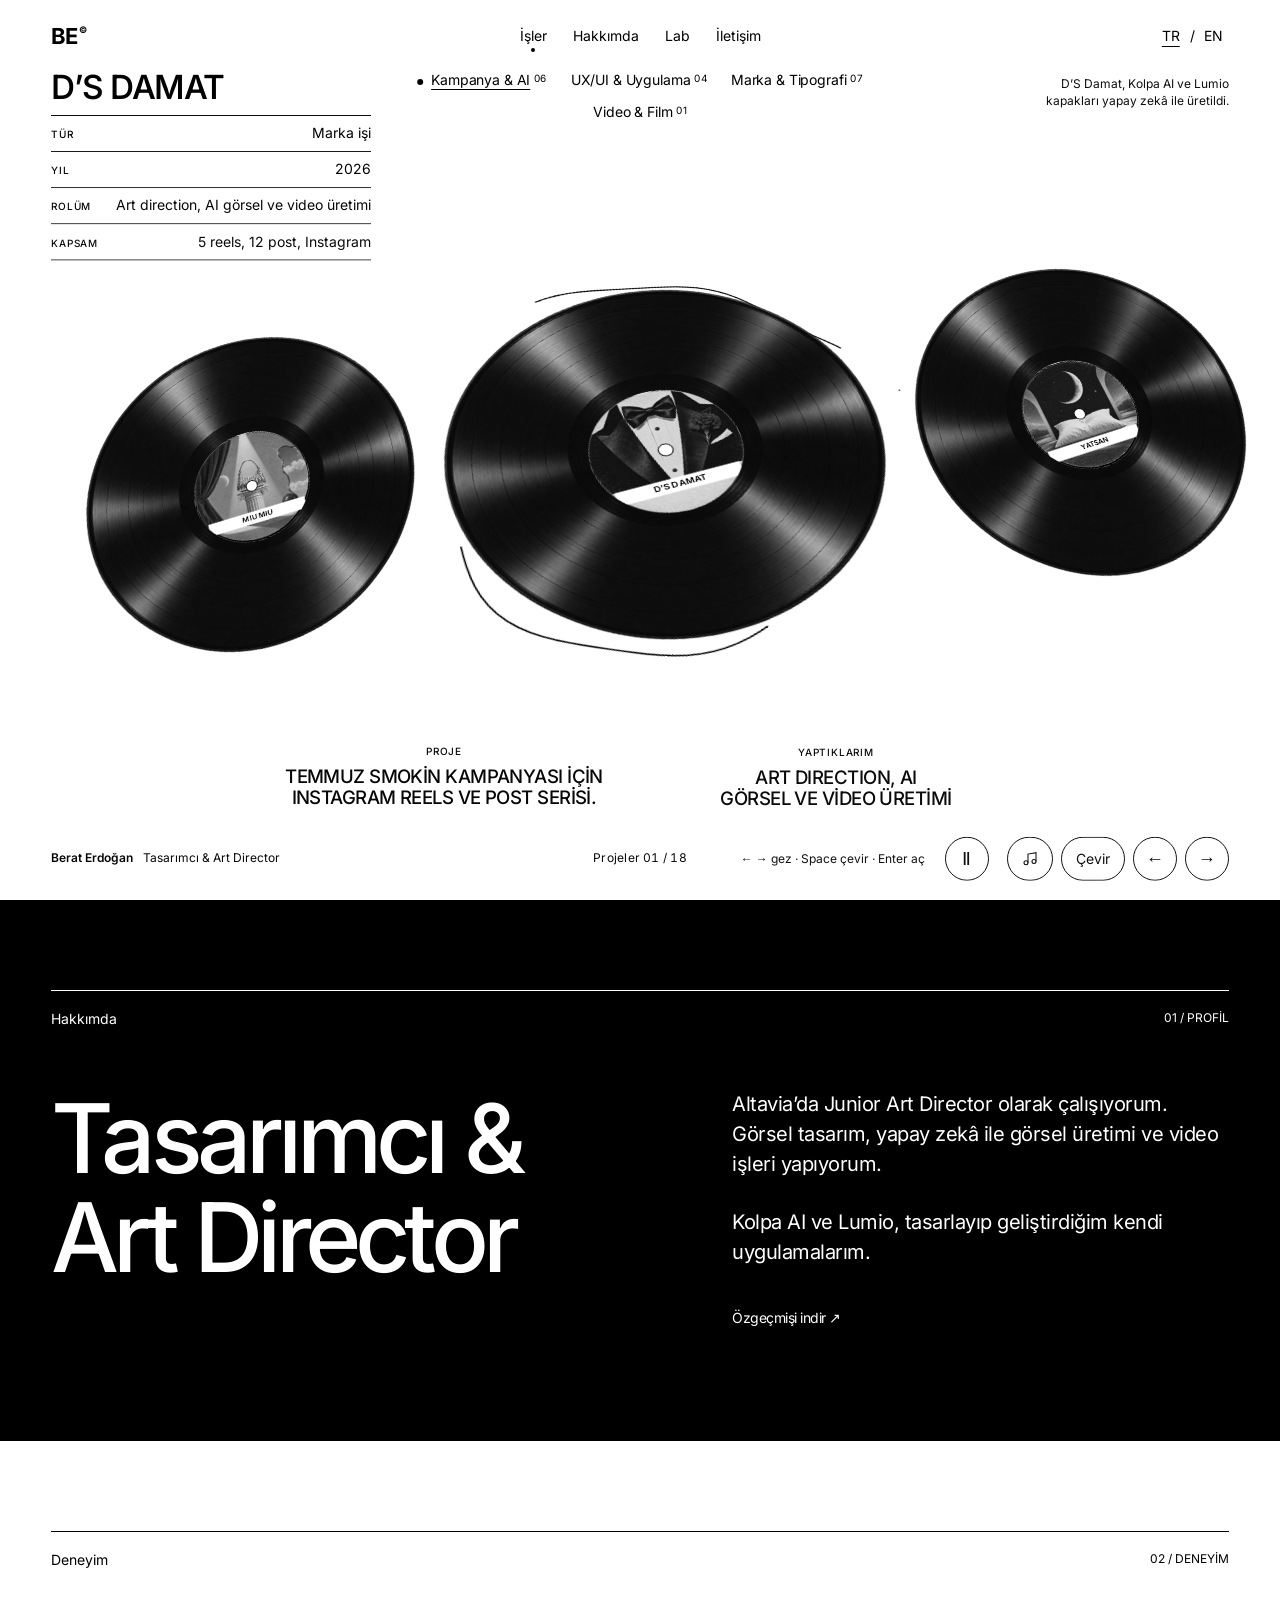
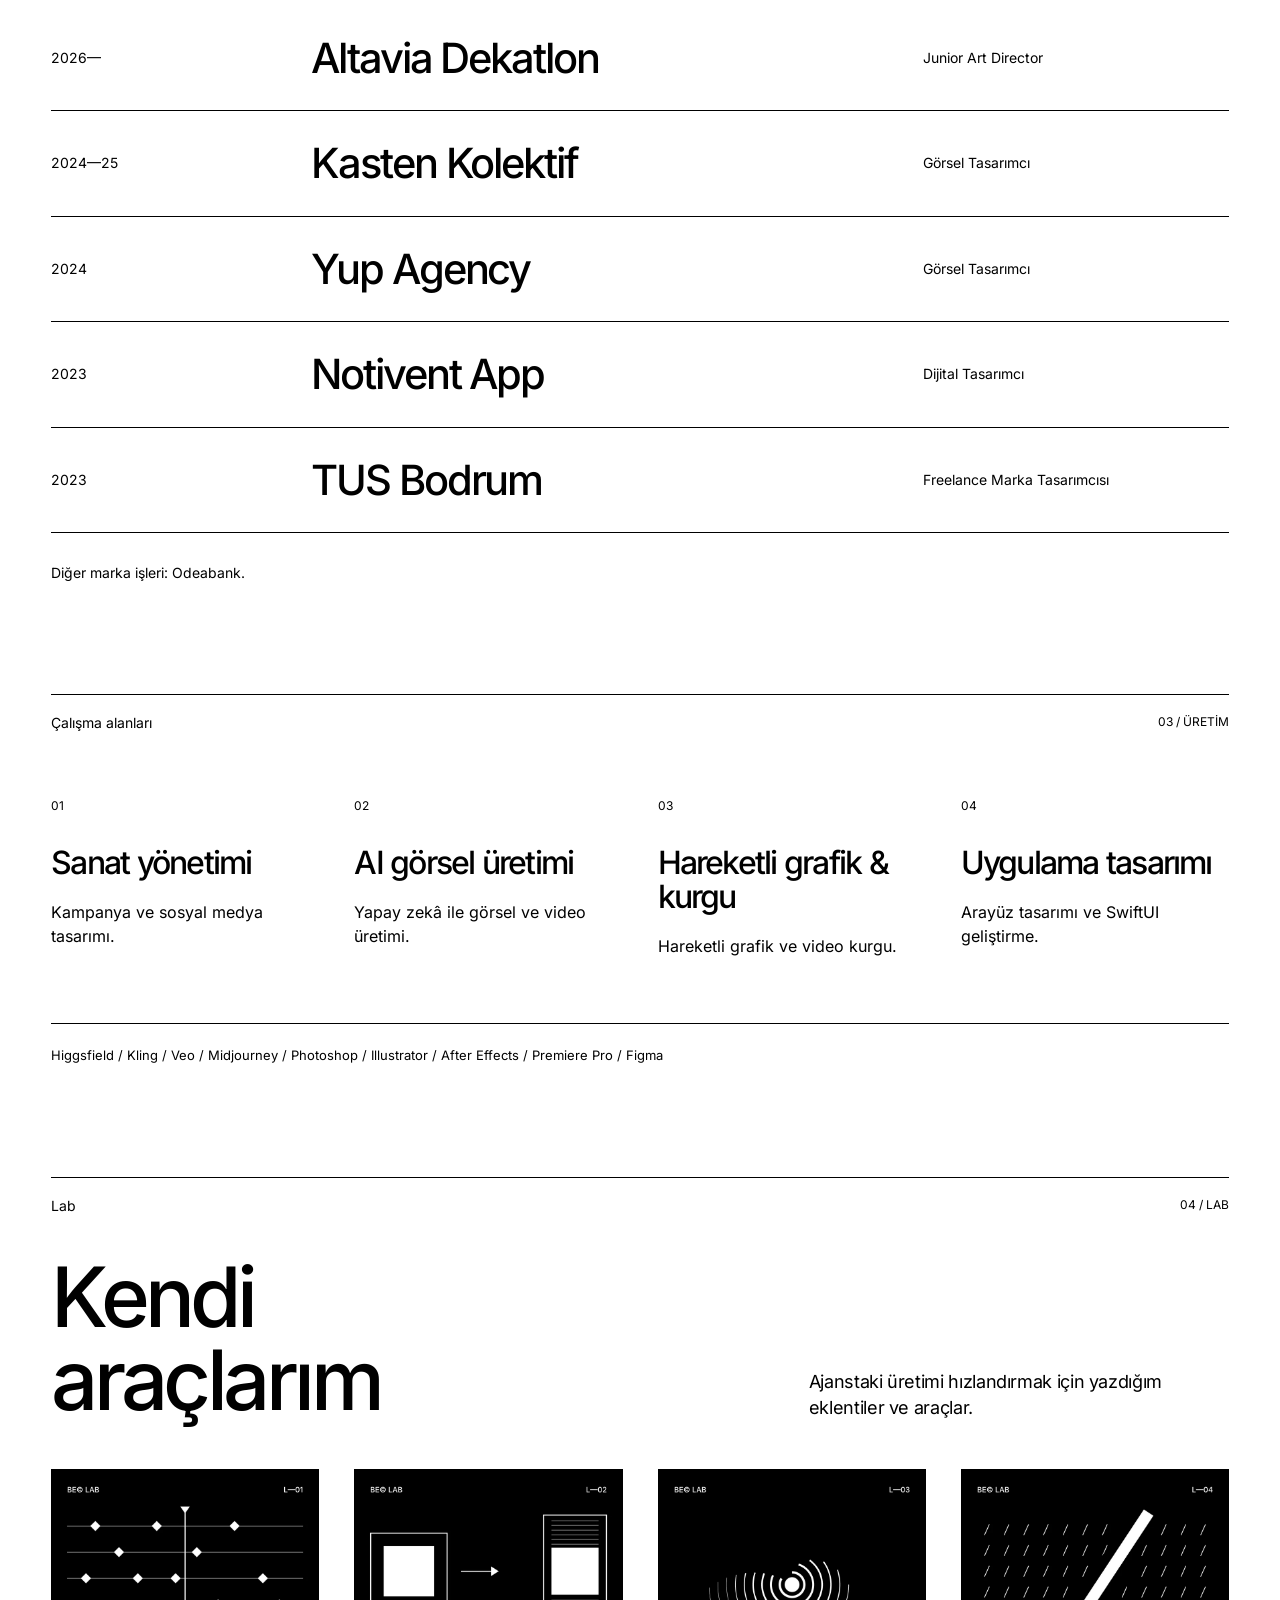
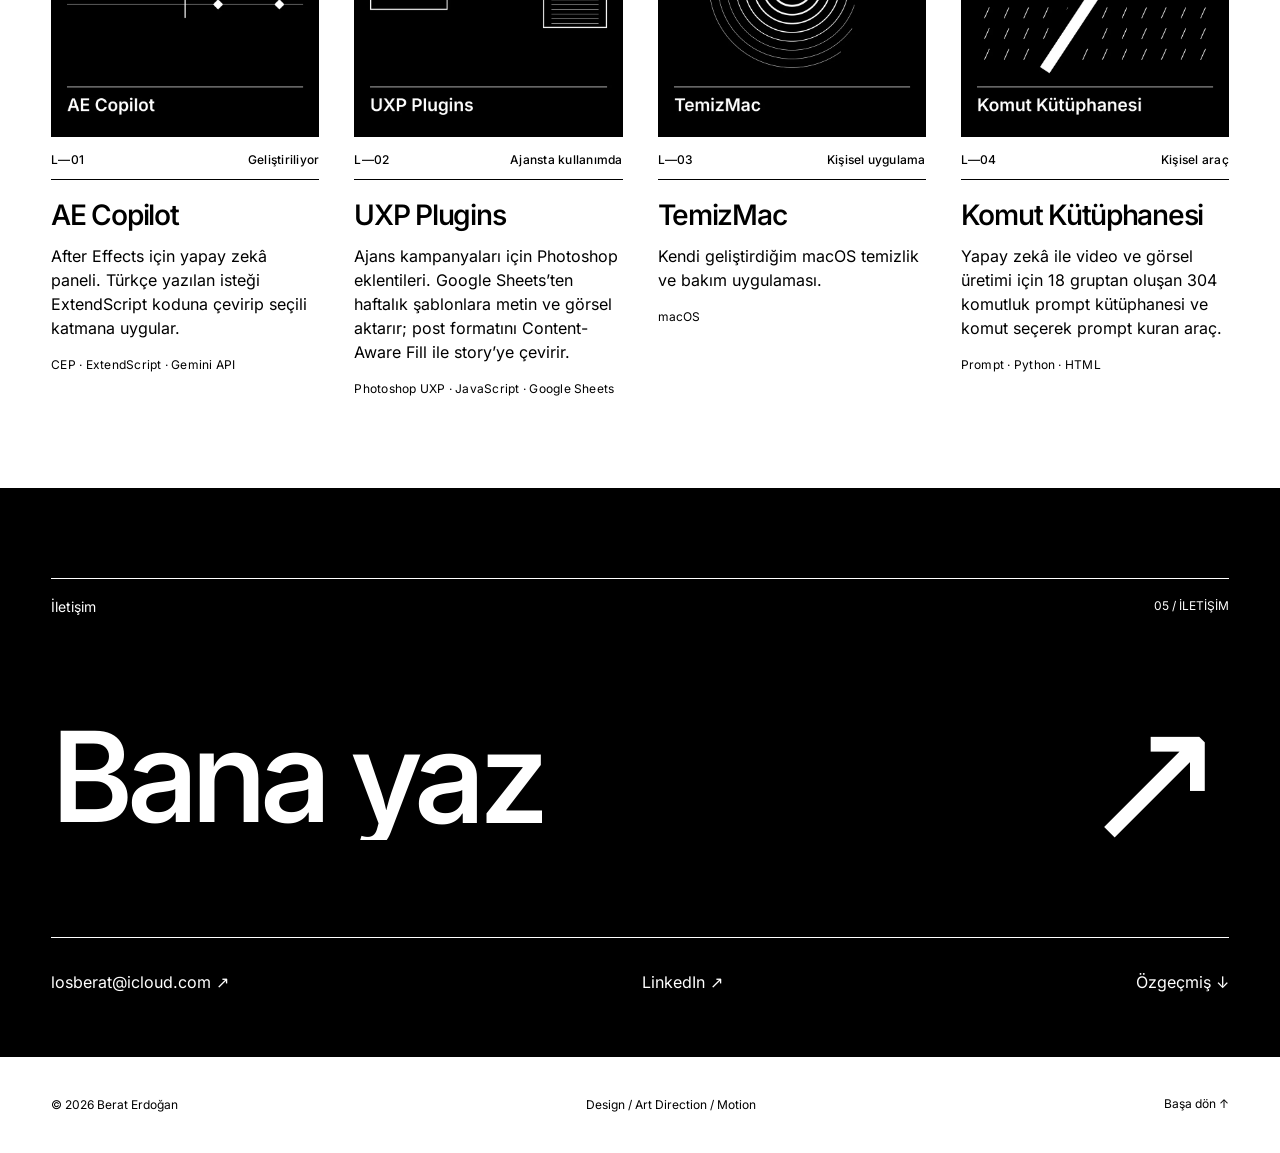
<file: index.html>
<!doctype html>
<html lang="tr">
<head>
<meta charset="utf-8"><meta name="viewport" content="width=device-width,initial-scale=1">
<meta name="description" content="Berat Erdoğan — Tasarımcı & Art Director. Marka işleri ve kişisel projeler.">
<meta name="theme-color" content="#ffffff"><title>Berat Erdoğan — Designer & Art Director</title>
<link rel="icon" type="image/svg+xml" href="data:image/svg+xml,%3Csvg xmlns='http://www.w3.org/2000/svg' viewBox='0 0 64 64'%3E%3Crect width='64' height='64' fill='%23000'/%3E%3Ctext x='32' y='43' text-anchor='middle' font-family='Arial' font-weight='700' font-size='30' fill='%23fff'%3EBE%3C/text%3E%3C/svg%3E">
<script>document.documentElement.classList.add("js")</script>
<link rel="stylesheet" href="assets/vendor/lenis.css">
<link rel="stylesheet" href="assets/portfolio.css">
<link rel="stylesheet" href="assets/vinyl.css">
<link rel="stylesheet" href="assets/archive.css">
<link rel="preload" href="assets/fonts/inter-latin.woff2" as="font" type="font/woff2" crossorigin>
<link rel="preload" href="assets/vinyl/vinyl-record.webp" as="image">
<script src="assets/vendor/gsap.min.js" defer></script>
<script src="assets/vendor/ScrollTrigger.min.js" defer></script>
<script src="assets/vendor/CustomEase.min.js" defer></script>
<script src="assets/vendor/SplitText.min.js" defer></script>
<script src="assets/vendor/lenis.min.js" defer></script>
<script src="data/projects.js" defer></script>
<script src="assets/media.js" defer></script>
<script src="assets/archive.js" defer></script>
</head>
<body class="is-loading">
<svg width="0" height="0" style="position:absolute" aria-hidden="true">
  <symbol id="ig-heart" viewBox="0 0 24 24"><path d="M12 20.3S3.5 15.2 3.5 9.2A4.6 4.6 0 0 1 12 6.6a4.6 4.6 0 0 1 8.5 2.6c0 6-8.5 11.1-8.5 11.1z" fill="none" stroke="currentColor" stroke-width="1.8" stroke-linejoin="round"/></symbol>
  <symbol id="ig-comment" viewBox="0 0 24 24"><path d="M20.6 16.5A9 9 0 1 0 17 20.2l4 1-.4-4.7z" fill="none" stroke="currentColor" stroke-width="1.8" stroke-linejoin="round"/></symbol>
  <symbol id="ig-share" viewBox="0 0 24 24"><path d="M21.5 3 2.8 9.7l7.1 3.1L21.5 3l-8.4 17.8-3.2-8" fill="none" stroke="currentColor" stroke-width="1.8" stroke-linejoin="round"/></symbol>
  <symbol id="ig-save" viewBox="0 0 24 24"><path d="M5.5 3.5h13v17L12 14.8l-6.5 5.7z" fill="none" stroke="currentColor" stroke-width="1.8" stroke-linejoin="round"/></symbol>
  <symbol id="ig-more" viewBox="0 0 24 24"><circle cx="5" cy="12" r="1.6" fill="currentColor"/><circle cx="12" cy="12" r="1.6" fill="currentColor"/><circle cx="19" cy="12" r="1.6" fill="currentColor"/></symbol>
  <symbol id="ig-muted" viewBox="0 0 24 24"><path d="M4 9h4l5-4v14l-5-4H4zM16.5 9.5l5 5m0-5-5 5" fill="none" stroke="currentColor" stroke-width="1.8" stroke-linejoin="round" stroke-linecap="round"/></symbol>
  <symbol id="ig-verified" viewBox="0 0 24 24"><path d="M12 1.5l2.5 2 3.2-.3.9 3.1 2.8 1.6-1 3.1 1 3.1-2.8 1.6-.9 3.1-3.2-.3-2.5 2-2.5-2-3.2.3-.9-3.1-2.8-1.6 1-3.1-1-3.1 2.8-1.6.9-3.1 3.2.3z" fill="#0095f6"/><path d="M7.8 12.2l2.9 2.9 5.6-5.8" fill="none" stroke="#fff" stroke-width="2" stroke-linecap="round" stroke-linejoin="round"/></symbol>
  <symbol id="ig-sound" viewBox="0 0 24 24"><path d="M4 9h4l5-4v14l-5-4H4zM16.5 8.5a5 5 0 0 1 0 7M19 6a8.5 8.5 0 0 1 0 12" fill="none" stroke="currentColor" stroke-width="1.8" stroke-linejoin="round" stroke-linecap="round"/></symbol>
</svg>
<a class="skip" href="#archive" data-t="skip">İşlere geç</a>
<div class="reading-progress" aria-hidden="true"></div>

<div class="loader" aria-hidden="true">
  <span class="loader-name">Berat Erdoğan</span>
  <span class="loader-year">2026</span>
  <span class="loader-status"><span data-t="loading">Plaklar hazırlanıyor</span> <i class="loader-spin">◌</i></span>
  <span class="loader-count">0</span>
</div>

<header class="topbar">
  <a href="#top" class="topbar-mark" aria-label="Berat Erdoğan">BE<span>©</span></a>
  <nav class="topbar-nav" aria-label="Ana menü"><a href="#archive" data-t="work" aria-current="true">İşler</a><a href="#about" data-t="about">Hakkımda</a><a href="#lab" data-t="lab">Lab</a><a href="#contact" data-t="contact">İletişim</a></nav>
  <div class="languages" aria-label="Language"><button data-lang="tr" aria-pressed="true">TR</button><span>/</span><button data-lang="en" aria-pressed="false">EN</button></div>
</header>

<main id="top">
<section class="archive" id="archive" aria-labelledby="archive-title">
  <h1 class="visually-hidden">Berat Erdoğan — <span data-t="intro">Tasarımcı & Art Director</span></h1>

  <nav class="cat-nav" aria-label="Kategoriler"></nav>

  <aside class="credits" aria-live="polite">
    <h2 class="credits-title" id="archive-title" lang="en">D’S Damat</h2>
    <dl class="credits-rows">
      <div><dt data-t="typeLabel">Tür</dt><dd class="c-type"></dd></div>
      <div><dt data-t="yearLabel">Yıl</dt><dd class="c-year">2026</dd></div>
      <div><dt data-t="roleLabel">Rolüm</dt><dd class="c-role"></dd></div>
      <div><dt data-t="focusLabel">Kapsam</dt><dd class="c-focus"></dd></div>
    </dl>
    <a class="c-link" target="_blank" rel="noreferrer" hidden><span>Behance’te gör</span> <i aria-hidden="true">↗︎</i></a>
  </aside>

  <div class="stage" tabindex="0" role="group" aria-roledescription="carousel" aria-label="Proje galerisi">
    <svg class="scribble" viewBox="-60 -60 120 120" aria-hidden="true"><path/></svg>
    <ul class="stage-fallback">
      <li><img src="assets/vinyl/ds-damat-label.webp" alt="D’S Damat — plak kapağı" width="400" height="400"><span>D’S Damat</span></li>
      <li><img src="assets/vinyl/yatsan-label.webp" alt="Yatsan — plak kapağı" width="400" height="400"><span>Yatsan</span></li>
      <li><img src="assets/vinyl/koton-label.webp" alt="Koton — plak kapağı" width="400" height="400"><span>Koton</span></li>
      <li><img src="assets/vinyl/wella-label.webp" alt="Wella — plak kapağı" width="400" height="400"><span>Wella</span></li>
      <li><img src="assets/vinyl/tetra-pak-label.webp" alt="Tetra Pak — plak kapağı" width="400" height="400"><span>Tetra Pak</span></li>
      <li><img src="assets/vinyl/reality-cover.webp" alt="REALITY.exe — plak kapağı" width="400" height="400"><span>REALITY.exe</span></li>
      <li><img src="assets/vinyl/kolpa-label.webp" alt="Kolpa AI — plak kapağı" width="400" height="400"><span>Kolpa AI</span></li>
      <li><img src="assets/vinyl/lumio-label.webp" alt="Lumio — plak kapağı" width="400" height="400"><span>Lumio</span></li>
      <li><img src="assets/vinyl/dreamroll-cover.webp" alt="Dreamroll — plak kapağı" width="400" height="400"><span>Dreamroll</span></li>
      <li><img src="assets/vinyl/smart-locker-label.webp" alt="Smart Locker — plak kapağı" width="400" height="400"><span>Smart Locker</span></li>
      <li><img src="assets/vinyl/ferm-label.webp" alt="FERM — plak kapağı" width="400" height="400"><span>FERM</span></li>
      <li><img src="assets/vinyl/imece-label.webp" alt="İmece Market — plak kapağı" width="400" height="400"><span>İmece Market</span></li>
      <li><img src="assets/vinyl/vera-label.webp" alt="VERA — plak kapağı" width="400" height="400"><span>VERA</span></li>
      <li><img src="assets/vinyl/kakule-cover.webp" alt="KAKULE — plak kapağı" width="400" height="400"><span>KAKULE</span></li>
      <li><img src="assets/vinyl/tus-bodrum-cover.webp" alt="TUS Bodrum — plak kapağı" width="400" height="400"><span>TUS Bodrum</span></li>
      <li><img src="assets/vinyl/kasten-cover.webp" alt="Kasten Meets Ankara — plak kapağı" width="400" height="400"><span>Kasten Meets Ankara</span></li>
      <li><img src="assets/vinyl/yazgiya-cover.webp" alt="Yazgıya İnat Yazı — plak kapağı" width="400" height="400"><span>Yazgıya İnat Yazı</span></li>
      <li><img src="assets/vinyl/miu-miu-label.webp" alt="Miu Miu — plak kapağı" width="400" height="400"><span>Miu Miu</span></li>
    </ul>
  </div>

  <div class="notes" aria-live="polite">
    <p class="note"><span class="note-label" data-t="summaryLabel">Proje</span><span class="note-text n-summary"></span></p>
    <p class="note"><span class="note-label" data-t="madeLabel">Yaptıklarım</span><span class="note-text n-focus"></span></p>
  </div>

  <div class="archive-foot">
    <p class="archive-who"><strong>Berat Erdoğan</strong> <span data-t="intro">Tasarımcı & Art Director</span></p>
    <p class="archive-count"><span data-t="archive">Projeler</span> <span class="count-now">01</span> / <span class="count-all">12</span></p>
    <div class="archive-controls">
      <p class="archive-hint" data-t="hint">← → gez · Space çevir · Enter aç</p>
      <button class="ctl motion-toggle" aria-pressed="false" aria-label="Plak hareketini durdur">Ⅱ</button>
      <button class="ctl music-toggle" type="button" aria-pressed="false" aria-label="Müziği aç" hidden><svg viewBox="0 0 24 24" width="16" height="16" aria-hidden="true"><path d="M9 18V5l12-2v13" fill="none" stroke="currentColor" stroke-width="1.6"/><circle cx="6" cy="18" r="3" fill="none" stroke="currentColor" stroke-width="1.6"/><circle cx="18" cy="16" r="3" fill="none" stroke="currentColor" stroke-width="1.6"/></svg></button>
      <button class="ctl flip-toggle" data-t="flip" aria-pressed="false">Çevir</button>
      <button class="ctl arrow prev" aria-label="Önceki proje">←</button>
      <button class="ctl arrow next" aria-label="Sonraki proje">→</button>
    </div>
  </div>
  <div class="spotify-dock" hidden><div class="spotify-slot"></div></div>
  <p class="archive-note" data-t="note">D’S Damat, Kolpa AI ve Lumio kapakları yapay zekâ ile üretildi.</p>
</section>


<section class="about section" id="about">
<div class="section-heading reveal"><span data-t="about">Hakkımda</span><span>01 / PROFILE</span></div>
<h2 class="statement" data-t="statement">Tasarımcı &<br> Art Director</h2>
<div class="about-copy reveal"><p data-t="bio">Altavia’da Junior Art Director olarak çalışıyorum. Görsel tasarım, yapay zekâ ile görsel üretimi ve video işleri yapıyorum.</p><p data-t="bio2">Kolpa AI ve Lumio, tasarlayıp geliştirdiğim kendi uygulamalarım.</p><a class="text-link" href="Berat-Erdogan-CV.pdf" data-cv download data-t="cv">Özgeçmişi indir ↗︎</a></div>
</section>
<section class="experience section">
<div class="section-heading reveal"><span data-t="experience">Deneyim</span><span>02 / EXPERIENCE</span></div>
<div class="career-row reveal"><span>2026—</span><h3>Altavia Dekatlon</h3><span>Junior Art Director</span></div>
<div class="career-row reveal"><span>2024—25</span><h3>Kasten Kolektif</h3><span data-t="visual">Görsel Tasarımcı</span></div>
<div class="career-row reveal"><span>2024</span><h3>Yup Agency</h3><span data-t="visual">Görsel Tasarımcı</span></div>
<div class="career-row reveal"><span>2023</span><h3>Notivent App</h3><span data-t="digital">Dijital Tasarımcı</span></div>
<div class="career-row reveal"><span>2023</span><h3>TUS Bodrum</h3><span data-t="brand">Freelance Marka Tasarımcısı</span></div>
<p class="brand-note reveal" data-t="brands">Diğer marka işleri: Odeabank.</p>
</section>
<section class="practice section">
<div class="section-heading reveal"><span data-t="practice">Çalışma alanları</span><span>03 / PRACTICE</span></div>
<div class="practice-grid"><article class="reveal"><span>01</span><h3 data-t="art">Sanat yönetimi</h3><p data-t="p1">Kampanya ve sosyal medya tasarımı.</p></article><article class="reveal"><span>02</span><h3 data-t="ai">AI görsel üretimi</h3><p data-t="p2">Yapay zekâ ile görsel ve video üretimi.</p></article><article class="reveal"><span>03</span><h3 data-t="motion">Hareketli grafik & kurgu</h3><p data-t="p3">Hareketli grafik ve video kurgu.</p></article><article class="reveal"><span>04</span><h3 data-t="products">Uygulama tasarımı</h3><p data-t="p4">Arayüz tasarımı ve SwiftUI geliştirme.</p></article></div>
<p class="tool-line">Higgsfield / Kling / Veo / Midjourney / Photoshop / Illustrator / After Effects / Premiere Pro / Figma</p>
</section>
<section class="lab section" id="lab" aria-labelledby="lab-title">
<div class="section-heading reveal"><span data-t="lab">Lab</span><span>04 / LAB</span></div>
<div class="lab-intro"><h2 id="lab-title" data-t="labTitle">Kendi<br> araçlarım</h2><p data-t="labIntro">Ajanstaki üretimi hızlandırmak için yazdığım eklentiler ve araçlar.</p></div>
<div class="lab-grid"><article class="lab-card reveal"><figure class="lab-cover"><img src="assets/work/lab/ae-copilot.webp" width="800" height="800" loading="lazy" decoding="async" alt="AE Copilot"></figure><div class="lab-meta"><span>L—01</span><span data-t="lab1t">Geliştiriliyor</span></div><h3>AE Copilot</h3><p data-t="lab1">After Effects için yapay zekâ paneli. Türkçe yazılan isteği ExtendScript koduna çevirip seçili katmana uygular.</p><p class="lab-tags">CEP · ExtendScript · Gemini API</p></article><article class="lab-card reveal"><figure class="lab-cover"><img src="assets/work/lab/uxp.webp" width="800" height="800" loading="lazy" decoding="async" alt="UXP Plugins"></figure><div class="lab-meta"><span>L—02</span><span data-t="lab2t">Ajansta kullanımda</span></div><h3>UXP Plugins</h3><p data-t="lab2">Ajans kampanyaları için Photoshop eklentileri. Google Sheets’ten haftalık şablonlara metin ve görsel aktarır; post formatını Content-Aware Fill ile story’ye çevirir.</p><p class="lab-tags">Photoshop UXP · JavaScript · Google Sheets</p></article><article class="lab-card reveal"><figure class="lab-cover"><img src="assets/work/lab/temizmac.webp" width="800" height="800" loading="lazy" decoding="async" alt="TemizMac"></figure><div class="lab-meta"><span>L—03</span><span data-t="lab3t">Kişisel uygulama</span></div><h3>TemizMac</h3><p data-t="lab3">Kendi geliştirdiğim macOS temizlik ve bakım uygulaması.</p><p class="lab-tags">macOS</p></article><article class="lab-card reveal"><figure class="lab-cover"><img src="assets/work/lab/komut.webp" width="800" height="800" loading="lazy" decoding="async" alt="Komut Kütüphanesi"></figure><div class="lab-meta"><span>L—04</span><span data-t="lab4t">Kişisel araç</span></div><h3>Komut Kütüphanesi</h3><p data-t="lab4">Yapay zekâ ile video ve görsel üretimi için 18 gruptan oluşan 304 komutluk prompt kütüphanesi ve komut seçerek prompt kuran araç.</p><p class="lab-tags">Prompt · Python · HTML</p></article></div>
</section>
<section class="contact section" id="contact"><div class="section-heading"><span data-t="contact">İletişim</span><span>05 / CONTACT</span></div><a href="mailto:losberat@icloud.com" class="contact-headline"><h2 data-t="hello">Bana yaz</h2><span class="contact-arrow" aria-hidden="true">↗︎</span></a><div class="contact-bottom"><a href="mailto:losberat@icloud.com">losberat@icloud.com ↗︎</a><a href="https://linkedin.com/in/beraterdogan" target="_blank" rel="noreferrer">LinkedIn ↗︎</a><a href="Berat-Erdogan-CV.pdf" data-cv download data-t="cvShort">Özgeçmiş ↓</a></div></section>
</main>
<footer><span>© 2026 Berat Erdoğan</span><span>Design / Art Direction / Motion</span><a href="#top" data-t="top">Başa dön ↑</a></footer>

<dialog id="production" class="production" aria-labelledby="p-title" data-lenis-prevent>
  <div class="p-bar"><span class="topbar-mark">BE<span>©</span></span><span class="p-crumb" data-t="archive">Projeler</span><button class="p-close" data-t="close">Kapat ×</button></div>
  <header class="p-head">
    <h2 class="p-title" id="p-title" lang="en"></h2>
    <p class="p-credit"><span class="p-k" data-t="roleLabel">Rolüm</span> <span class="p-role"></span> <span class="p-k" data-t="focusLabel">Kapsam</span> <span class="p-focus"></span></p>
    <dl class="p-rows">
      <div><dt data-t="yearLabel">Yıl</dt><dd class="p-year">2026</dd></div>
      <div><dt data-t="typeLabel">Tür</dt><dd class="p-type"></dd></div>
      <div><dt data-t="statusLabel">Durum</dt><dd class="p-status"></dd></div>
    </dl>
    <a class="store-link p-cta" target="_blank" rel="noreferrer" hidden><span>Behance’te gör</span> <i aria-hidden="true">↗︎</i></a>
  </header>
  <figure class="p-figure"><i class="plus tl"></i><i class="plus tr"></i><i class="plus bl"></i><i class="plus br"></i><img class="p-image" src="assets/vinyl/kolpa-label.webp" alt=""></figure>
  <div class="p-body"><p class="p-desc"></p><p class="p-note" data-t="note">D’S Damat, Kolpa AI ve Lumio kapakları yapay zekâ ile üretildi.</p></div>
  <button class="p-next" aria-describedby="p-next-label">
    <span class="p-next-label" id="p-next-label" data-t="nextLabel">Sıradaki</span>
    <span class="p-next-rules" aria-hidden="true"><i></i><i></i><i></i><i></i></span>
    <span class="p-next-title" lang="en"></span>
    <span class="p-next-disc" aria-hidden="true"><img src="assets/vinyl/vinyl-record.webp" alt=""><span class="p-next-label-art"><img alt=""></span></span>
  </button>
</dialog>
</body></html>
</file>
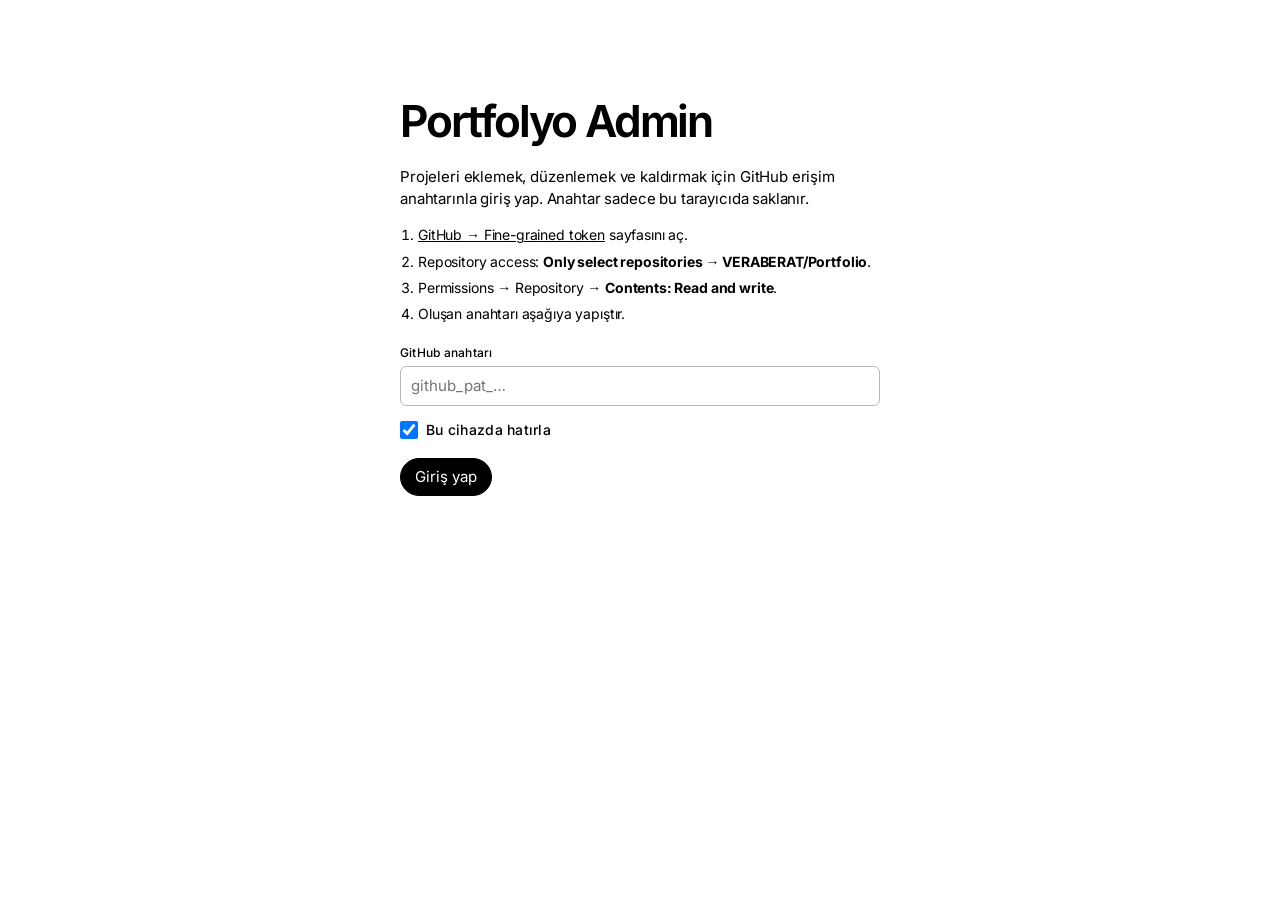
<file: admin/index.html>
<!doctype html>
<html lang="tr">
<head>
<meta charset="utf-8">
<meta name="viewport" content="width=device-width, initial-scale=1">
<meta name="robots" content="noindex, nofollow">
<title>Portfolyo Admin</title>
<link rel="icon" href="../apple-touch-icon.png">
<style>
@font-face{font-family:Inter;src:url(../assets/fonts/inter-latin-ext.woff2) format("woff2");font-weight:100 900;unicode-range:U+0100-02AF,U+0304,U+0308,U+0329,U+1E00-1E9F,U+1EF2-1EFF,U+2020,U+20A0-20AB,U+20AD-20C0,U+2113,U+2C60-2C7F,U+A720-A7FF}
@font-face{font-family:Inter;src:url(../assets/fonts/inter-latin.woff2) format("woff2");font-weight:100 900}
:root{--bg:#fff;--fg:#000;--muted:#6b6b6b;--line:#000;--soft:#f3f3f3;--ok:#0a7a33;--err:#b00020}
*{box-sizing:border-box;margin:0;padding:0}
body{font:15px/1.45 Inter,Helvetica,Arial,sans-serif;background:var(--bg);color:var(--fg);letter-spacing:-.01em;-webkit-font-smoothing:antialiased}
button,input,select,textarea{font:inherit;color:inherit}
button{cursor:pointer;background:none;border:1px solid var(--line);border-radius:999px;padding:7px 14px;min-height:36px}
button:hover{background:#000;color:#fff}
button:disabled{opacity:.4;cursor:not-allowed;background:none;color:inherit}
button.primary{background:#000;color:#fff}
button.primary:hover{background:#333}
button.ghost{border-color:transparent;padding:6px 8px}
button.ghost:hover{background:var(--soft);color:inherit}
button.danger{border-color:var(--err);color:var(--err)}
button.danger:hover{background:var(--err);color:#fff}
:focus-visible{outline:2px solid #000;outline-offset:2px}
input[type=text],input[type=url],input[type=password],input[type=number],select,textarea{width:100%;border:1px solid #bbb;border-radius:6px;padding:8px 10px;background:#fff;min-height:38px}
input:focus,select:focus,textarea:focus{border-color:#000;outline:none}
textarea{min-height:90px;resize:vertical}
label{display:block;font-size:12px;font-weight:500;letter-spacing:.02em;margin-bottom:4px}
.hint{font-size:12px;color:var(--muted);margin-top:4px}
header.bar{position:sticky;top:0;z-index:20;display:flex;align-items:center;gap:12px;padding:12px 20px;background:#fff;border-bottom:1px solid #000}
.mark{font-weight:800;font-size:20px;letter-spacing:-.05em}
.mark small{font-size:11px;font-weight:500;letter-spacing:.04em;margin-left:8px;vertical-align:middle}
.bar .grow{flex:1}
.status{font-size:13px;color:var(--muted)}
.status.ok{color:var(--ok)}.status.err{color:var(--err)}
.layout{display:grid;grid-template-columns:300px minmax(0,1fr);min-height:calc(100vh - 61px)}
aside.list{border-right:1px solid #000;padding:16px;position:sticky;top:61px;height:calc(100vh - 61px);overflow:auto}
aside.list h2{font-size:12px;letter-spacing:.08em;text-transform:uppercase;font-weight:600;margin:4px 0 10px}
.plist{list-style:none;display:grid;gap:6px}
.pitem{display:grid;grid-template-columns:44px 1fr auto;gap:10px;align-items:center;padding:6px;border:1px solid #ddd;border-radius:8px;cursor:pointer;background:#fff}
.pitem[aria-current=true]{border-color:#000;box-shadow:inset 0 0 0 1px #000}
.pitem img{width:44px;height:44px;object-fit:cover;border-radius:50%;background:var(--soft)}
.pitem b{display:block;font-size:14px;font-weight:600;line-height:1.2}
.pitem span{font-size:11px;color:var(--muted)}
.pitem.is-hidden{opacity:.5}
.pitem .ord{display:flex;flex-direction:column}
.pitem .ord button{min-height:20px;padding:0 6px;border:0;font-size:11px;border-radius:4px}
.pitem .ord button:hover{background:var(--soft);color:inherit}
main.edit{padding:24px 32px 120px;max-width:1100px}
.empty{color:var(--muted);padding:60px 0;text-align:center}
.head-row{display:flex;align-items:flex-end;gap:16px;flex-wrap:wrap;border-bottom:1px solid #000;padding-bottom:16px;margin-bottom:24px}
.head-row h1{font-size:clamp(32px,4vw,52px);font-weight:600;letter-spacing:-.05em;line-height:1;flex:1}
fieldset{border:0;border-top:1px solid #000;padding:18px 0 8px;margin:0 0 18px}
legend{font-size:12px;font-weight:600;letter-spacing:.08em;text-transform:uppercase;padding-right:10px}
.grid{display:grid;gap:14px}
.g2{grid-template-columns:1fr 1fr}.g3{grid-template-columns:repeat(3,1fr)}.g4{grid-template-columns:repeat(4,1fr)}
.lang{display:grid;grid-template-columns:1fr 1fr;gap:14px}
.lang>div>label::after{content:attr(data-lang);margin-left:6px;font-size:10px;border:1px solid #000;border-radius:3px;padding:0 4px}
.cover{display:flex;gap:16px;align-items:center}
.cover img{width:120px;height:120px;object-fit:cover;border-radius:50%;border:1px solid #000;background:var(--soft)}
.file-btn{position:relative;overflow:hidden;display:inline-flex}
.file-btn input{position:absolute;inset:0;opacity:0;cursor:pointer}
.sec{border:1px solid #000;border-radius:10px;margin:0 0 16px;background:#fff}
.sec-head{display:flex;align-items:center;gap:8px;padding:10px 12px;border-bottom:1px solid #000;background:var(--soft);border-radius:10px 10px 0 0}
.sec-head b{font-size:13px;letter-spacing:.04em;text-transform:uppercase;flex:1}
.sec-body{padding:14px;display:grid;gap:14px}
.items{display:grid;grid-template-columns:repeat(auto-fill,minmax(210px,1fr));gap:12px}
.item{border:1px solid #ccc;border-radius:8px;padding:10px;display:grid;gap:8px;align-content:start;background:#fff}
.thumb{position:relative;background:var(--soft);border-radius:6px;overflow:hidden;aspect-ratio:4/5;display:grid;place-items:center;font-size:12px;color:var(--muted)}
.thumb.v{aspect-ratio:9/16}.thumb.w{aspect-ratio:16/10}.thumb.t{aspect-ratio:9/19}
.thumb img,.thumb video{width:100%;height:100%;object-fit:cover;display:block}
.item-tools{display:flex;gap:4px;justify-content:flex-end}
.item-tools button{min-height:28px;padding:2px 9px;font-size:12px}
.add-row{display:flex;gap:8px;flex-wrap:wrap;align-items:center}
.badge{font-size:11px;border:1px solid #000;border-radius:999px;padding:1px 8px}
.new{color:var(--ok);border-color:var(--ok)}
.login{max-width:520px;margin:10vh auto;padding:0 20px}
.login h1{font-size:44px;letter-spacing:-.05em;font-weight:650;margin-bottom:12px}
.login ol{margin:16px 0 20px 18px;font-size:14px;display:grid;gap:6px}
.login a{color:inherit}
.row{display:flex;gap:10px;align-items:center;flex-wrap:wrap}
.check{display:flex;gap:8px;align-items:center;font-size:14px}
.check input{width:18px;height:18px}
.toast{position:fixed;left:50%;bottom:24px;transform:translateX(-50%);background:#000;color:#fff;padding:12px 18px;border-radius:10px;font-size:14px;max-width:min(560px,90vw);z-index:50;box-shadow:0 8px 30px rgba(0,0,0,.25)}
.toast a{color:#fff}
.toast[hidden]{display:none}
.overlay{position:fixed;inset:0;background:rgba(255,255,255,.75);display:grid;place-items:center;z-index:40}
.overlay[hidden]{display:none}
.overlay div{background:#fff;border:1px solid #000;border-radius:12px;padding:20px 24px;min-width:280px;font-size:14px}
.progress{height:4px;background:var(--soft);border-radius:4px;margin-top:10px;overflow:hidden}
.progress i{display:block;height:100%;width:0;background:#000;transition:width .2s}
details.adv summary{cursor:pointer;font-size:13px;color:var(--muted)}
@media(max-width:860px){.layout{grid-template-columns:1fr}aside.list{position:static;height:auto;border-right:0;border-bottom:1px solid #000}main.edit{padding:20px 16px 120px}.g2,.g3,.g4,.lang{grid-template-columns:1fr}header.bar{flex-wrap:wrap;padding:10px 16px}}
</style>
</head>
<body>
<div id="app"></div>
<div class="toast" id="toast" role="status" aria-live="polite" hidden></div>
<div class="overlay" id="busy" hidden><div><b id="busy-title">Kaydediliyor…</b><div class="hint" id="busy-text"></div><div class="progress"><i id="busy-bar"></i></div></div></div>
<script>
'use strict';
const REPO = { owner: 'VERABERAT', name: 'Portfolio', branch: 'main', dataPath: 'data/projects.js' };
const SITE = '../';
const TOKEN_KEY = 'pf-admin-token';
const $ = (s, r = document) => r.querySelector(s);
const esc = s => String(s == null ? '' : s).replace(/&/g, '&amp;').replace(/</g, '&lt;').replace(/>/g, '&gt;').replace(/"/g, '&quot;');
const clone = o => JSON.parse(JSON.stringify(o));
const slug = s => String(s || '').toLowerCase().replace(/[çÇ]/g, 'c').replace(/[ğĞ]/g, 'g').replace(/[ıİ]/g, 'i').replace(/[öÖ]/g, 'o').replace(/[şŞ]/g, 's').replace(/[üÜ]/g, 'u').replace(/[’'`]/g, '').replace(/[^a-z0-9]+/g, '-').replace(/^-|-$/g, '');

let token = null, data = null, original = '', baseSha = null, current = -1;
const uploads = new Map(); // repo path -> { blob, url }

const SECTION_TYPES = {
  reels: { name: 'Reels (Instagram mockup)', item: 'video' },
  posts: { name: 'Postlar (Instagram mockup)', item: 'post' },
  stories: { name: 'Story (telefon mockup)', item: 'story' },
  shots: { name: 'Uygulama ekranları', item: 'shot' },
  covers: { name: 'Kapak kartları (linkli)', item: 'coverCard' },
  sliders: { name: 'Web slider (masaüstü + mobil)', item: 'slider' },
  image: { name: 'Büyük görsel / vaka çalışması' },
  film: { name: 'Film (yatay video)' },
  credits: { name: 'Ekip / künye' },
  note: { name: 'Not' },
  link: { name: 'Buton (dış link)' },
  html: { name: 'Özel HTML' }
};
const IMG_SPECS = {
  post: { w: 864, h: 1080 }, story: { w: 720, h: 1280 }, shot: { w: 600, h: 1300 },
  coverCard: { w: 808, h: 632 }, cover: { w: 800, h: 800 }, desktop: { w: 1688, h: 854 }, mobile: { w: 828, h: 1316 },
  long: { maxW: 1600 }, poster: { maxW: 720 }, filmPoster: { maxW: 1280 }, avatar: { w: 120, h: 120 }
};

/* ---------------- GitHub ---------------- */
async function gh(path, opts = {}) {
  const res = await fetch('https://api.github.com/repos/' + REPO.owner + '/' + REPO.name + path, {
    ...opts,
    headers: { Authorization: 'Bearer ' + token, Accept: opts.accept || 'application/vnd.github+json', 'X-GitHub-Api-Version': '2022-11-28', ...(opts.body ? { 'Content-Type': 'application/json' } : {}) }
  });
  if (!res.ok) {
    let msg = res.status + '';
    try { msg += ' ' + (await res.json()).message; } catch {}
    throw new Error(msg);
  }
  return opts.accept === 'application/vnd.github.raw+json' ? res.text() : res.json();
}
async function loadData() {
  const meta = await gh('/contents/' + REPO.dataPath + '?ref=' + REPO.branch);
  baseSha = meta.sha;
  const text = await gh('/contents/' + REPO.dataPath + '?ref=' + REPO.branch, { accept: 'application/vnd.github.raw+json' });
  const json = text.slice(text.indexOf('{'), text.lastIndexOf('}') + 1);
  data = JSON.parse(json);
  original = JSON.stringify(data);
}
const b64 = buf => { let s = ''; const b = new Uint8Array(buf); for (let i = 0; i < b.length; i += 0x8000) s += String.fromCharCode.apply(null, b.subarray(i, i + 0x8000)); return btoa(s); };
const utf8b64 = str => b64(new TextEncoder().encode(str));

async function save() {
  const errs = validate();
  if (errs.length) { toast('Kaydedilemedi: ' + errs.join(' · '), true); return; }
  busy(true, 'Kaydediliyor…', 'GitHub ile bağlantı kuruluyor');
  try {
    const remote = await gh('/contents/' + REPO.dataPath + '?ref=' + REPO.branch);
    if (remote.sha !== baseSha && !confirmInline('Bu arada başka bir yerden değişiklik yapılmış. Üzerine yazılsın mı?')) { busy(false); return; }
    const ref = await gh('/git/ref/heads/' + REPO.branch);
    const head = ref.object.sha;
    const commit = await gh('/git/commits/' + head);
    const used = new Set(JSON.stringify(data).match(/assets\/[^"]+/g) || []);
    const files = [...uploads.entries()].filter(([p]) => used.has(p));
    const tree = [];
    let i = 0;
    for (const [path, u] of files) {
      i++; busy(true, 'Medya yükleniyor', path + ' (' + i + '/' + files.length + ')', i / (files.length + 1));
      const blob = await gh('/git/blobs', { method: 'POST', body: JSON.stringify({ content: b64(await u.blob.arrayBuffer()), encoding: 'base64' }) });
      tree.push({ path, mode: '100644', type: 'blob', sha: blob.sha });
    }
    busy(true, 'Veri dosyası yazılıyor', REPO.dataPath, .95);
    const body = '// Bu dosya admin paneli (/admin) tarafından düzenlenir. Elle de düzenlenebilir.\nwindow.PORTFOLIO = ' + JSON.stringify(data, null, 2) + ';\n';
    const dblob = await gh('/git/blobs', { method: 'POST', body: JSON.stringify({ content: utf8b64(body), encoding: 'base64' }) });
    tree.push({ path: REPO.dataPath, mode: '100644', type: 'blob', sha: dblob.sha });
    const newTree = await gh('/git/trees', { method: 'POST', body: JSON.stringify({ base_tree: commit.tree.sha, tree }) });
    const msg = 'Admin: portfolyo güncellendi' + (files.length ? ' (' + files.length + ' medya)' : '');
    const nc = await gh('/git/commits', { method: 'POST', body: JSON.stringify({ message: msg, tree: newTree.sha, parents: [head] }) });
    await gh('/git/refs/heads/' + REPO.branch, { method: 'PATCH', body: JSON.stringify({ sha: nc.sha }) });
    const after = await gh('/contents/' + REPO.dataPath + '?ref=' + REPO.branch);
    baseSha = after.sha; original = JSON.stringify(data);
    files.forEach(([p]) => uploads.delete(p));
    busy(false);
    toast('Kaydedildi. Site 1–2 dakika içinde güncellenir. <a href="' + SITE + '" target="_blank" rel="noreferrer">Siteyi aç ↗</a>');
    renderAll();
  } catch (e) {
    busy(false); toast('Hata: ' + e.message, true);
  }
}
let confirmed = false;
function confirmInline(q) { return window.confirm(q); }

/* ---------------- Media processing ---------------- */
function loadImage(file) {
  return new Promise((res, rej) => { const i = new Image(); i.onload = () => res(i); i.onerror = rej; i.src = URL.createObjectURL(file); });
}
function canvasBlob(c) {
  return new Promise(res => c.toBlob(b => {
    if (b && b.type === 'image/webp') res({ blob: b, ext: 'webp' });
    else c.toBlob(j => res({ blob: j, ext: 'jpg' }), 'image/jpeg', .86);
  }, 'image/webp', .84));
}
function drawCover(src, sw, sh, w, h) {
  const c = document.createElement('canvas'); c.width = w; c.height = h;
  const g = c.getContext('2d'); const s = Math.max(w / sw, h / sh);
  const dw = sw * s, dh = sh * s; g.drawImage(src, (w - dw) / 2, (h - dh) / 2, dw, dh); return c;
}
function drawFit(src, sw, sh, maxW) {
  const s = Math.min(1, maxW / sw); const c = document.createElement('canvas');
  c.width = Math.round(sw * s); c.height = Math.round(sh * s);
  c.getContext('2d').drawImage(src, 0, 0, c.width, c.height); return c;
}
async function processImage(file, spec) {
  const im = await loadImage(file);
  const c = spec.maxW ? drawFit(im, im.naturalWidth, im.naturalHeight, spec.maxW) : drawCover(im, im.naturalWidth, im.naturalHeight, spec.w, spec.h);
  const out = await canvasBlob(c); out.w = c.width; out.h = c.height; return out;
}
function videoPoster(file, maxW) {
  return new Promise((res, rej) => {
    const v = document.createElement('video'); v.muted = true; v.playsInline = true; v.preload = 'auto';
    v.src = URL.createObjectURL(file);
    v.onloadeddata = () => { v.currentTime = Math.min(1.5, (v.duration || 2) / 3); };
    v.onseeked = async () => { const c = drawFit(v, v.videoWidth, v.videoHeight, maxW); const o = await canvasBlob(c); o.w = c.width; o.h = c.height; o.duration = v.duration; o.vw = v.videoWidth; o.vh = v.videoHeight; res(o); };
    v.onerror = () => rej(new Error('Video okunamadı'));
  });
}
const stamp = () => Date.now().toString(36);
function addUpload(path, blob) { const url = URL.createObjectURL(blob); uploads.set(path, { blob, url }); return path; }
const srcUrl = p => !p ? '' : uploads.has(p) ? uploads.get(p).url : /^https?:/.test(p) ? p : SITE + p;
const proj = () => data.projects[current];
const folder = () => 'assets/work/' + proj().media + '/';
async function pickImage(spec, prefix) {
  const file = await choose('image/*'); if (!file) return null;
  busy(true, 'Görsel hazırlanıyor', file.name);
  try { const o = await processImage(file, IMG_SPECS[spec]); const path = folder() + prefix + '-' + stamp() + '.' + o.ext; addUpload(path, o.blob); return { src: path, w: o.w, h: o.h }; }
  finally { busy(false); }
}
async function pickVideo(posterSpec) {
  const file = await choose('video/mp4,video/quicktime,video/webm'); if (!file) return null;
  if (file.size > 40e6) toast('Uyarı: video ' + Math.round(file.size / 1e6) + ' MB. 25 MB altı önerilir; siteyi yavaşlatabilir.', true);
  busy(true, 'Video hazırlanıyor', file.name);
  try {
    const p = await videoPoster(file, IMG_SPECS[posterSpec].maxW);
    const id = stamp(); const ext = (file.name.split('.').pop() || 'mp4').toLowerCase();
    const src = addUpload(folder() + 'video-' + id + '.' + (ext === 'webm' ? 'webm' : 'mp4'), file);
    const poster = addUpload(folder() + 'video-' + id + '-poster.' + p.ext, p.blob);
    const d = Math.round(p.duration || 0); return { src, poster, dur: Math.floor(d / 60) + ':' + String(d % 60).padStart(2, '0'), w: p.vw, h: p.vh };
  } finally { busy(false); }
}
function choose(accept) {
  return new Promise(res => { const i = document.createElement('input'); i.type = 'file'; i.accept = accept; i.onchange = () => res(i.files[0] || null); i.click(); });
}

/* ---------------- UI helpers ---------------- */
function toast(html, err) {
  const t = $('#toast'); t.innerHTML = html; t.hidden = false; t.style.background = err ? '#b00020' : '#000';
  clearTimeout(toast.t); toast.t = setTimeout(() => (t.hidden = true), err ? 8000 : 6000);
}
function busy(on, title, text, frac) {
  $('#busy').hidden = !on; if (!on) return;
  $('#busy-title').textContent = title || ''; $('#busy-text').textContent = text || '';
  $('#busy-bar').style.width = Math.round((frac || 0) * 100) + '%';
}
const dirty = () => JSON.stringify(data) !== original;
function updateBar() {
  const n = dirty(); const s = $('#save'); if (s) { s.disabled = !n; s.textContent = n ? 'Kaydet ve yayınla' : 'Kaydedildi'; }
  const st = $('#state'); if (st) { st.textContent = n ? 'Kaydedilmemiş değişiklik var' : 'Güncel'; st.className = 'status ' + (n ? '' : 'ok'); }
}
window.addEventListener('beforeunload', e => { if (data && dirty()) { e.preventDefault(); e.returnValue = ''; } });

// Generic two-way field binding: data-k="tr.summary" on inputs within editor
function getPath(obj, path) { return path.split('.').reduce((o, k) => (o == null ? o : o[k]), obj); }
function setPath(obj, path, val) { const ks = path.split('.'); const last = ks.pop(); const o = ks.reduce((a, k) => (a[k] = a[k] || {}), obj); o[last] = val; }
const textOf = v => v == null ? '' : typeof v === 'string' ? v : v.text != null ? v.text : v.tr != null ? v.tr : '';

/* ---------------- Render ---------------- */
function renderLogin(msg) {
  $('#app').innerHTML = '<div class="login"><h1>Portfolyo Admin</h1>'
    + '<p>Projeleri eklemek, düzenlemek ve kaldırmak için GitHub erişim anahtarınla giriş yap. Anahtar sadece bu tarayıcıda saklanır.</p>'
    + '<ol><li><a href="https://github.com/settings/personal-access-tokens/new" target="_blank" rel="noreferrer">GitHub → Fine-grained token</a> sayfasını aç.</li>'
    + '<li>Repository access: <b>Only select repositories → VERABERAT/Portfolio</b>.</li>'
    + '<li>Permissions → Repository → <b>Contents: Read and write</b>.</li>'
    + '<li>Oluşan anahtarı aşağıya yapıştır.</li></ol>'
    + '<form id="lf" class="grid"><div><label for="tk">GitHub anahtarı</label><input id="tk" type="password" autocomplete="off" required placeholder="github_pat_…"></div>'
    + '<label class="check"><input type="checkbox" id="rem" checked> Bu cihazda hatırla</label>'
    + '<div class="row"><button class="primary" type="submit">Giriş yap</button>' + (msg ? '<span class="status err">' + esc(msg) + '</span>' : '') + '</div></form></div>';
  $('#lf').onsubmit = async e => {
    e.preventDefault(); token = $('#tk').value.trim();
    try { busy(true, 'Bağlanılıyor…'); await loadData(); busy(false);
      try { ($('#rem').checked ? localStorage : sessionStorage).setItem(TOKEN_KEY, token); } catch {}
      current = 0; renderAll();
    } catch (err) { busy(false); token = null; renderLogin('Giriş başarısız: ' + err.message); }
  };
}

function renderAll() {
  $('#app').innerHTML = '<header class="bar"><span class="mark">BE©<small>ADMIN</small></span><span class="grow"></span>'
    + '<span class="status" id="state"></span><a class="status" href="' + SITE + '" target="_blank" rel="noreferrer">Siteyi aç ↗</a>'
    + '<button class="primary" id="save">Kaydet ve yayınla</button><button class="ghost" id="logout">Çıkış</button></header>'
    + '<div class="layout"><aside class="list"><h2>Projeler</h2><ul class="plist" id="plist"></ul>'
    + '<div class="row" style="margin-top:12px"><button id="add">+ Yeni proje</button></div>'
    + '<p class="hint" style="margin-top:14px">Sıra, sitedeki plak sırasıdır. Gizli projeler sitede görünmez.</p></aside>'
    + '<main class="edit" id="editor"></main></div>';
  $('#save').onclick = save;
  $('#logout').onclick = () => { if (dirty() && !confirm('Kaydedilmemiş değişiklikler silinecek. Çıkılsın mı?')) return; try { localStorage.removeItem(TOKEN_KEY); sessionStorage.removeItem(TOKEN_KEY); } catch {} token = null; data = null; renderLogin(); };
  $('#add').onclick = addProject;
  renderList(); renderEditor(); updateBar();
}

function renderList() {
  const cats = Object.fromEntries(data.categories.map(c => [c.id, c.tr]));
  $('#plist').innerHTML = data.projects.map((p, i) => '<li class="pitem' + (p.hidden ? ' is-hidden' : '') + '" data-i="' + i + '" aria-current="' + (i === current) + '" tabindex="0">'
    + '<img src="' + esc(srcUrl(p.image)) + '" alt="">'
    + '<div><b>' + esc(p.title || 'Adsız') + '</b><span>' + esc(cats[p.cat] || '') + (p.hidden ? ' · gizli' : '') + '</span></div>'
    + '<div class="ord"><button data-up="' + i + '" aria-label="Yukarı">▲</button><button data-down="' + i + '" aria-label="Aşağı">▼</button></div></li>').join('');
  $('#plist').onclick = e => {
    const up = e.target.closest('[data-up]'), down = e.target.closest('[data-down]');
    if (up || down) { e.stopPropagation(); const i = +(up || down).dataset[up ? 'up' : 'down']; const j = i + (up ? -1 : 1); if (j < 0 || j >= data.projects.length) return;
      [data.projects[i], data.projects[j]] = [data.projects[j], data.projects[i]]; if (current === i) current = j; else if (current === j) current = i; renderList(); updateBar(); return; }
    const li = e.target.closest('.pitem'); if (li) { current = +li.dataset.i; renderList(); renderEditor(); }
  };
  $('#plist').onkeydown = e => { if (e.key === 'Enter') { const li = e.target.closest('.pitem'); if (li) { current = +li.dataset.i; renderList(); renderEditor(); } } };
}

function addProject() {
  const p = { id: '', title: 'Yeni proje', year: String(new Date().getFullYear()), image: '', media: 'proje-' + stamp(), cat: data.categories[0].id,
    kind: { tr: 'Marka işi', en: 'Brand work' }, status: { tr: '', en: '' }, hidden: true, spotify: '',
    tr: { type: '', summary: '', description: '', role: '', focus: '' }, en: { type: '', summary: '', description: '', role: '', focus: '' },
    link: { type: 'behance', url: '' }, account: { user: '', avatar: '', avatarClass: '', verified: false, follow: true }, sections: [] };
  p.id = p.media; data.projects.push(p); current = data.projects.length - 1; renderList(); renderEditor(); updateBar();
  toast('Yeni proje eklendi. Hazır olunca “Sitede göster”i işaretle.');
}

function field(label, key, opts = {}) {
  const v = getPath(proj(), key); const id = 'f-' + key.replace(/\./g, '-');
  const input = opts.area ? '<textarea id="' + id + '" data-k="' + key + '">' + esc(v || '') + '</textarea>'
    : '<input id="' + id + '" type="' + (opts.type || 'text') + '" data-k="' + key + '" value="' + esc(v || '') + '"' + (opts.ph ? ' placeholder="' + esc(opts.ph) + '"' : '') + '>';
  return '<div><label for="' + id + '"' + (opts.lang ? ' data-lang="' + opts.lang + '"' : '') + '>' + esc(label) + '</label>' + input + (opts.hint ? '<p class="hint">' + opts.hint + '</p>' : '') + '</div>';
}
const pair = (label, base, area) => '<div class="lang">' + field(label, 'tr.' + base, { area, lang: 'TR' }) + field(label, 'en.' + base, { area, lang: 'EN' }) + '</div>';
const pairObj = (label, base) => '<div class="lang">' + field(label, base + '.tr', { lang: 'TR' }) + field(label, base + '.en', { lang: 'EN' }) + '</div>';

function renderEditor() {
  const ed = $('#editor'); const p = proj();
  if (!p) { ed.innerHTML = '<p class="empty">Soldan bir proje seç ya da yeni proje ekle.</p>'; return; }
  const catOpts = data.categories.map(c => '<option value="' + c.id + '"' + (p.cat === c.id ? ' selected' : '') + '>' + esc(c.tr) + '</option>').join('');
  const lt = (p.link && p.link.type) || 'behance';
  const a = p.account || (p.account = { user: '', avatar: '' });
  ed.innerHTML = '<div class="head-row"><h1>' + esc(p.title || 'Adsız') + '</h1>'
    + '<label class="check"><input type="checkbox" id="vis"' + (p.hidden ? '' : ' checked') + '> Sitede göster</label>'
    + '<button class="danger" id="del">Projeyi sil</button></div>'
    + '<fieldset><legend>Temel bilgiler</legend><div class="grid g4">' + field('Başlık', 'title') + field('Yıl', 'year')
    + '<div><label for="cat">Kategori</label><select id="cat">' + catOpts + '</select></div>'
    + field('Klasör anahtarı', 'media', { hint: 'Dosyalar assets/work/<b>' + esc(p.media) + '</b>/ altına gider.' }) + '</div>'
    + '<div class="cover" style="margin-top:16px"><img src="' + esc(srcUrl(p.image)) + '" alt="Plak kapağı"><div><label>Plak kapağı</label><button id="cover">Görsel seç</button><p class="hint">Kare kırpılır, 800×800.</p></div></div></fieldset>'
    + '<fieldset><legend>Künye ve metinler</legend><div class="grid">' + pairObj('Tür', 'kind') + pairObj('Durum', 'status')
    + pair('Rolüm', 'role') + pair('Kapsam', 'focus') + pair('Kısa özet', 'summary') + pair('Açıklama', 'description', true) + '</div></fieldset>'
    + '<fieldset><legend>Linkler ve müzik</legend><div class="grid g3"><div><label for="lt">Buton</label><select id="lt">'
    + [['behance', 'Behance’te gör'], ['store', 'App Store’da indir'], ['instagram', 'Instagram’da gör']].map(([v, t]) => '<option value="' + v + '"' + (lt === v ? ' selected' : '') + '>' + t + '</option>').join('')
    + '</select></div>' + field('Link adresi', 'link.url', { type: 'url', ph: 'https://…', hint: 'Boş bırakırsan buton görünmez.' })
    + field('Spotify şarkısı', 'spotify', { type: 'url', ph: 'https://open.spotify.com/track/…', hint: 'Plak dönerken çalar (ziyaretçi müziği açtıysa).' }) + '</div></fieldset>'
    + '<fieldset><legend>Instagram mockup hesabı</legend><div class="grid g4">' + field('Kullanıcı adı', 'account.user', { ph: 'markaadi' })
    + field('Avatar yazısı', 'account.avatar', { ph: 'W' }) + field('Avatar rengi', 'account.avatarBg', { ph: '#e3003b' })
    + '<div><label>&nbsp;</label><label class="check"><input type="checkbox" id="ver"' + (a.verified ? ' checked' : '') + '> Onaylı rozeti</label></div></div></fieldset>'
    + '<fieldset><legend>Proje sayfası bölümleri</legend><div id="secs"></div><div class="add-row"><select id="newsec">'
    + Object.entries(SECTION_TYPES).map(([k, v]) => '<option value="' + k + '">' + v.name + '</option>').join('') + '</select><button id="addsec">+ Bölüm ekle</button></div></fieldset>';
  ed.oninput = e => { const k = e.target.dataset.k; if (!k) return; setPath(p, k, e.target.value); if (k === 'title') { $('.head-row h1').textContent = p.title; renderList(); } if (k === 'media') { p.id = p.media = slug(e.target.value); } updateBar(); };
  $('#cat').onchange = e => { p.cat = e.target.value; renderList(); updateBar(); };
  $('#lt').onchange = e => { (p.link = p.link || {}).type = e.target.value; updateBar(); };
  $('#vis').onchange = e => { p.hidden = !e.target.checked; renderList(); updateBar(); };
  $('#ver').onchange = e => { a.verified = e.target.checked; updateBar(); };
  $('#del').onclick = () => { if (!confirm('“' + p.title + '” silinsin mi? Kaydedene kadar geri alabilirsin (sayfayı yenile).')) return; data.projects.splice(current, 1); current = Math.min(current, data.projects.length - 1); renderList(); renderEditor(); updateBar(); };
  $('#cover').onclick = async () => { const file = await choose('image/*'); if (!file) return; const o = await processImage(file, IMG_SPECS.cover); p.image = addUpload('assets/vinyl/' + p.media + '-cover-' + stamp() + '.' + o.ext, o.blob); renderEditor(); renderList(); updateBar(); };
  $('#addsec').onclick = () => { const t = $('#newsec').value; p.sections.push(newSection(t)); renderSections(); updateBar(); };
  renderSections();
}

function newSection(t) {
  const s = { type: t };
  if (['reels', 'posts', 'stories', 'shots', 'covers', 'sliders', 'credits'].includes(t)) s.items = [];
  if (t === 'reels') { s.cols = 4; s.title = { left: 'Reels', right: { t: 'dsReelsNote', text: 'Oynatmak için kaydır; ses için hoparlöre dokun' } }; }
  if (t === 'posts') s.title = { left: { t: 'dsPosts', text: 'Postlar' }, right: 'Instagram' };
  if (t === 'stories') s.title = { left: 'Story', right: '' };
  if (t === 'note') s.text = { tr: '', en: '' };
  if (t === 'link') { s.href = ''; s.text = { t: 'behanceLink', text: 'Behance’te gör' }; }
  if (t === 'html') s.html = '  <div></div>';
  if (t === 'credits') s.title = { left: { t: 'credits', text: 'Ekip' }, right: '' };
  if (t === 'film') s.title = { left: { t: 'film', text: 'Film' }, right: '' };
  s.label = proj().title + ' ' + (SECTION_TYPES[t].name.split(' ')[0] || '').toLowerCase();
  return s;
}

function titleRow(s, si) {
  const L = textOf(s.title && s.title.left), Rt = textOf(s.title && s.title.right);
  return '<div class="grid g2"><div><label>Bölüm başlığı (sol)</label><input type="text" data-s="' + si + '" data-f="tl" value="' + esc(L) + '"></div>'
    + '<div><label>Başlık sağ notu</label><input type="text" data-s="' + si + '" data-f="tr" value="' + esc(Rt) + '"></div></div>';
}
function itemBox(si, ii, thumb, cls, fields) {
  return '<div class="item"><div class="thumb ' + (cls || '') + '">' + thumb + '</div>' + fields
    + '<div class="item-tools"><button data-s="' + si + '" data-i="' + ii + '" data-a="left" aria-label="Sola">←</button><button data-s="' + si + '" data-i="' + ii + '" data-a="right" aria-label="Sağa">→</button><button class="danger" data-s="' + si + '" data-i="' + ii + '" data-a="rm">Sil</button></div></div>';
}
const inp = (si, ii, f, v, ph) => '<input type="text" data-s="' + si + '" data-i="' + ii + '" data-f="' + f + '" value="' + esc(v || '') + '"' + (ph ? ' placeholder="' + esc(ph) + '"' : '') + '>';
const im = (src, alt) => src ? '<img src="' + esc(srcUrl(src)) + '" alt="' + esc(alt || '') + '" loading="lazy">' : 'Görsel yok';

function renderSections() {
  const p = proj(); const box = $('#secs');
  box.innerHTML = p.sections.map((s, si) => {
    const T = SECTION_TYPES[s.type] || { name: s.type };
    let body = '';
    if (!['note', 'link'].includes(s.type)) body += titleRow(s, si);
    if (s.type === 'reels') body += '<div class="items">' + s.items.map((it, ii) => itemBox(si, ii, '<video src="' + esc(srcUrl(it.src)) + '" poster="' + esc(srcUrl(it.poster)) + '" muted playsinline preload="none"></video>', 'v', '<label>Süre / etiket</label>' + inp(si, ii, 'meta', it.meta, 'Reels 01 · 0:12') + '<label>Açıklama</label>' + inp(si, ii, 'caption', textOf(it.caption)))).join('') + '</div><div class="add-row"><button data-s="' + si + '" data-a="addvideo">+ Video ekle</button><span class="hint">Kapak karesi otomatik alınır.</span></div>';
    if (s.type === 'posts') body += '<div class="items">' + s.items.map((it, ii) => itemBox(si, ii, im(it.src, it.alt), '', '<label>Açıklama</label>' + inp(si, ii, 'caption', textOf(it.caption)) + '<label>Alt metin</label>' + inp(si, ii, 'alt', it.alt))).join('') + '</div><div class="add-row"><button data-s="' + si + '" data-a="addimg" data-spec="post">+ Post ekle</button><span class="hint">4:5 kırpılır.</span></div>';
    if (s.type === 'stories' || s.type === 'shots') { const spec = s.type === 'stories' ? 'story' : 'shot'; body += '<div class="items">' + s.items.map((it, ii) => itemBox(si, ii, im(it.src, it.alt), 't', '<label>Etiket</label>' + inp(si, ii, 'caption', it.caption) + '<label>Alt metin</label>' + inp(si, ii, 'alt', it.alt))).join('') + '</div><div class="add-row"><button data-s="' + si + '" data-a="addimg" data-spec="' + spec + '">+ Görsel ekle</button></div>'; }
    if (s.type === 'covers') body += '<div class="items">' + s.items.map((it, ii) => itemBox(si, ii, im(it.src, it.alt), 'w', '<label>Başlık</label>' + inp(si, ii, 'caption', it.caption) + '<label>Link</label>' + inp(si, ii, 'href', it.href, 'https://…') + '<label>Alt metin</label>' + inp(si, ii, 'alt', it.alt))).join('') + '</div><div class="add-row"><button data-s="' + si + '" data-a="addimg" data-spec="coverCard">+ Kart ekle</button></div>';
    if (s.type === 'sliders') body += '<div class="items">' + s.items.map((it, ii) => itemBox(si, ii, im(it.desktop && it.desktop.src), 'w', '<button data-s="' + si + '" data-i="' + ii + '" data-a="slmob">Mobil görsel ' + (it.mobile && it.mobile.src ? '✓' : 'seç') + '</button><label>Başlık</label>' + inp(si, ii, 'caption', it.caption) + '<label>Alan adı</label>' + inp(si, ii, 'domain', it.domain, 'site.com'))).join('') + '</div><div class="add-row"><button data-s="' + si + '" data-a="addslider">+ Slider ekle (masaüstü görseli)</button></div>';
    if (s.type === 'credits') body += '<div class="grid">' + s.items.map((it, ii) => '<div class="grid g3" style="align-items:end"><div><label>Görev</label>' + inp(si, ii, 'role', textOf(it.role)) + '</div><div><label>İsim</label>' + inp(si, ii, 'name', it.name) + '</div><div class="item-tools" style="justify-content:flex-start"><button class="danger" data-s="' + si + '" data-i="' + ii + '" data-a="rm">Sil</button></div></div>').join('') + '</div><div class="add-row"><button data-s="' + si + '" data-a="addcredit">+ Kişi ekle</button></div>';
    if (s.type === 'image') body += '<div class="cover"><img style="border-radius:6px;width:220px;height:auto;max-height:200px;object-fit:cover" src="' + esc(srcUrl(s.src)) + '" alt=""><div class="grid"><button data-s="' + si + '" data-a="setimg">Görsel seç</button><div><label>Link (isteğe bağlı)</label><input type="url" data-s="' + si + '" data-f="href" value="' + esc(s.href || '') + '"></div><div><label>Alt metin</label><input type="text" data-s="' + si + '" data-f="alt" value="' + esc(s.alt || '') + '"></div></div></div>';
    if (s.type === 'film') body += '<div class="cover"><video style="width:260px;border-radius:6px" src="' + esc(srcUrl(s.src)) + '" poster="' + esc(srcUrl(s.poster)) + '" controls preload="none"></video><button data-s="' + si + '" data-a="setfilm">Video seç</button></div>';
    if (s.type === 'note') body += '<div class="lang"><div><label data-lang="TR">Not</label><textarea data-s="' + si + '" data-f="ntr">' + esc(typeof s.text === 'object' && s.text.tr != null ? s.text.tr : textOf(s.text)) + '</textarea></div><div><label data-lang="EN">Not</label><textarea data-s="' + si + '" data-f="nen">' + esc(typeof s.text === 'object' ? (s.text.en || '') : '') + '</textarea></div></div>' + (s.text && s.text.t ? '<p class="hint">Bu not sitedeki çeviri dosyasından geliyor; değiştirirsen buradaki metin kullanılır.</p>' : '');
    if (s.type === 'link') body += '<div class="grid g2"><div><label>Buton yazısı</label><input type="text" data-s="' + si + '" data-f="ltext" value="' + esc(textOf(s.text)) + '"></div><div><label>Adres</label><input type="url" data-s="' + si + '" data-f="href" value="' + esc(s.href || '') + '"></div></div>';
    if (s.type === 'html') body += '<details class="adv"' + (s.html.length < 40 ? ' open' : '') + '><summary>HTML’i düzenle (ileri düzey)</summary><textarea style="min-height:220px;font-family:ui-monospace,monospace;font-size:12px" data-s="' + si + '" data-f="html">' + esc(s.html) + '</textarea></details>';
    return '<div class="sec"><div class="sec-head"><b>' + esc(T.name) + '</b>'
      + '<button class="ghost" data-s="' + si + '" data-a="sup" aria-label="Yukarı">▲</button><button class="ghost" data-s="' + si + '" data-a="sdown" aria-label="Aşağı">▼</button><button class="danger" data-s="' + si + '" data-a="srm">Bölümü sil</button></div><div class="sec-body">' + body + '</div></div>';
  }).join('') || '<p class="hint" style="margin-bottom:12px">Henüz bölüm yok. Aşağıdan reels, post, görsel vb. ekle.</p>';
  box.oninput = onSectionInput; box.onclick = onSectionClick;
}

function onSectionInput(e) {
  const t = e.target; if (t.dataset.s == null) return; e.stopPropagation();
  const s = proj().sections[+t.dataset.s]; const f = t.dataset.f; const v = t.value;
  if (t.dataset.i != null) {
    const it = s.items[+t.dataset.i];
    if (f === 'caption' && (s.type === 'reels' || s.type === 'posts')) it.caption = (it.caption && typeof it.caption === 'object') ? { ...it.caption, text: v } : v;
    else if (f === 'role') it.role = v;
    else it[f] = v;
  } else if (f === 'tl' || f === 'tr') {
    s.title = s.title || { left: '', right: '' };
    const side = f === 'tl' ? 'left' : 'right'; const old = s.title[side];
    s.title[side] = old && typeof old === 'object' && old.t && old.text === v ? old : v;
    if (!s.title.left && !s.title.right) delete s.title;
  } else if (f === 'ntr' || f === 'nen') {
    const cur = s.text && typeof s.text === 'object' && !s.text.t ? s.text : { tr: textOf(s.text), en: '' };
    cur[f === 'ntr' ? 'tr' : 'en'] = v; s.text = cur;
  } else if (f === 'ltext') s.text = v;
  else s[f] = v;
  updateBar();
}

async function onSectionClick(e) {
  const b = e.target.closest('button[data-a]'); if (!b) return;
  const p = proj(); const si = +b.dataset.s; const s = p.sections[si]; const a = b.dataset.a; const ii = b.dataset.i != null ? +b.dataset.i : null;
  const swap = (arr, i, j) => { if (j < 0 || j >= arr.length) return; [arr[i], arr[j]] = [arr[j], arr[i]]; };
  if (a === 'sup') swap(p.sections, si, si - 1);
  else if (a === 'sdown') swap(p.sections, si, si + 1);
  else if (a === 'srm') { if (!confirm('Bu bölüm silinsin mi?')) return; p.sections.splice(si, 1); }
  else if (a === 'left') swap(s.items, ii, ii - 1);
  else if (a === 'right') swap(s.items, ii, ii + 1);
  else if (a === 'rm') s.items.splice(ii, 1);
  else if (a === 'addimg') { const spec = b.dataset.spec; const r = await pickImage(spec, spec); if (!r) return; s.items.push({ src: r.src, alt: '', w: r.w, h: r.h, caption: '' }); }
  else if (a === 'addvideo') { const r = await pickVideo('poster'); if (!r) return; const n = s.items.length + 1; s.items.push({ src: r.src, poster: r.poster, label: p.title + ' reels ' + String(n).padStart(2, '0'), meta: 'Reels ' + String(n).padStart(2, '0') + ' · ' + r.dur, caption: '' }); }
  else if (a === 'addslider') { const r = await pickImage('desktop', 'slider-desktop'); if (!r) return; s.items.push({ domain: '', desktop: { src: r.src, alt: '', w: r.w, h: r.h }, mobile: { src: '', alt: '', w: 828, h: 1316 }, caption: '' }); }
  else if (a === 'slmob') { const r = await pickImage('mobile', 'slider-mobile'); if (!r) return; s.items[ii].mobile = { src: r.src, alt: '', w: r.w, h: r.h }; }
  else if (a === 'addcredit') s.items.push({ role: '', name: '' });
  else if (a === 'setimg') { const r = await pickImage('long', 'image'); if (!r) return; Object.assign(s, { src: r.src, w: r.w, h: r.h }); }
  else if (a === 'setfilm') { const r = await pickVideo('filmPoster'); if (!r) return; Object.assign(s, { src: r.src, poster: r.poster, w: r.w || 848, h: r.h || 480, label: p.title + ' filmi' }); }
  renderSections(); updateBar();
}

function validate() {
  const errs = []; const seen = new Set();
  data.projects.forEach(p => {
    if (!p.title) errs.push('başlıksız proje var');
    if (!p.media) errs.push(p.title + ': klasör anahtarı boş');
    if (seen.has(p.media)) errs.push(p.title + ': klasör anahtarı başka projeyle aynı'); seen.add(p.media);
    if (!p.hidden && !p.image) errs.push(p.title + ': plak kapağı yok');
    (p.sections || []).forEach(s => { if (s.type === 'sliders') s.items.forEach(it => { if (!it.mobile || !it.mobile.src) errs.push(p.title + ': slider mobil görseli eksik'); }); });
  });
  return errs;
}

/* ---------------- Boot ---------------- */
(async () => {
  try { token = localStorage.getItem(TOKEN_KEY) || sessionStorage.getItem(TOKEN_KEY); } catch {}
  if (!token) return renderLogin();
  try { busy(true, 'Yükleniyor…'); await loadData(); busy(false); current = 0; renderAll(); }
  catch (e) { busy(false); renderLogin('Oturum geçersiz: ' + e.message); }
})();
</script>
</body>
</html>
</file>
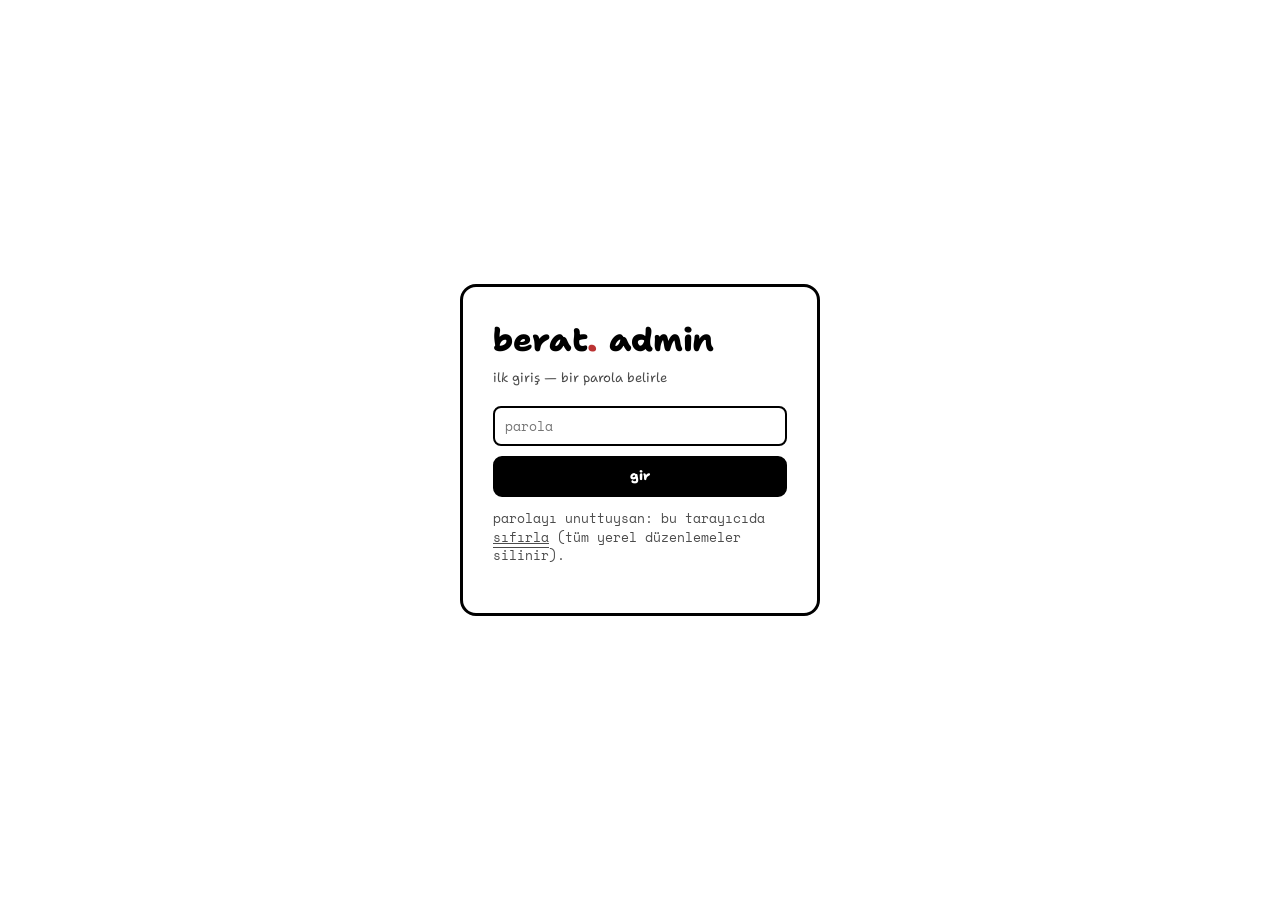
<file: admin.html>
<!doctype html>
<html lang="tr">
<head>
  <meta charset="utf-8" />
  <meta name="viewport" content="width=device-width, initial-scale=1" />
  <meta name="robots" content="noindex, nofollow" />
  <title>admin — berat.</title>
  <link rel="icon" type="image/svg+xml" href="data:image/svg+xml,%3Csvg xmlns='http://www.w3.org/2000/svg' viewBox='0 0 64 64'%3E%3Crect width='64' height='64' fill='%23141414'/%3E%3Ccircle cx='32' cy='32' r='21' fill='none' stroke='%23EFEDE8' stroke-width='2'/%3E%3Ccircle cx='32' cy='32' r='7' fill='%23B2422D'/%3E%3Ccircle cx='32' cy='32' r='1.6' fill='%23EFEDE8'/%3E%3C/svg%3E" />
  <link rel="preconnect" href="https://fonts.googleapis.com" />
  <link rel="preconnect" href="https://fonts.gstatic.com" crossorigin />
  <link href="https://fonts.googleapis.com/css2?family=Shantell+Sans:wght@400;500;700;800&family=Space+Mono:wght@400;700&display=swap" rel="stylesheet" />
  <style>
    :root {
      --hand:'Shantell Sans','Comic Sans MS',cursive;
      --mono:'Space Mono',ui-monospace,monospace;
      --paper:#FFFFFF; --ink:#000000; --line:#000000;
      --monoc:#FFFFFF;   /* the 'mono' project label colour */
      --yellow:#FFD93D; --navy:#1B1B3A; --mint:#AEEBD0; --sky:#6BC5F0; --forest:#1B4D3E;
      --ok:#1B7A4B; --err:#B33;
    }
    * { box-sizing:border-box; margin:0; padding:0; }
    body { font-family:var(--hand); background:var(--paper); color:var(--ink); line-height:1.45; }
    h1,h2,h3 { font-weight:800; letter-spacing:-.01em; }
    a { color:inherit; }
    button { font:inherit; cursor:pointer; }
    input, textarea, select { font-family:var(--mono); font-size:13px; }
    .mono { font-family:var(--mono); }

    /* gate */
    .gate { min-height:100vh; display:flex; align-items:center; justify-content:center; padding:24px; }
    .gate__box { width:100%; max-width:360px; border:3px solid var(--line); border-radius:16px; padding:30px; background:var(--paper); }
    .gate__box h1 { font-size:32px; margin-bottom:6px; }
    .gate__box p { font-size:13px; opacity:.7; margin-bottom:18px; }

    /* layout */
    .wrap { max-width:1000px; margin:0 auto; padding:24px 18px 80px; }
    header.top { display:flex; align-items:center; justify-content:space-between; gap:12px; flex-wrap:wrap; margin-bottom:18px; }
    header.top h1 { font-size:34px; }
    .nav { display:flex; gap:6px; flex-wrap:wrap; margin-bottom:22px; border-bottom:3px solid var(--line); }
    .nav button { padding:10px 16px; border:0; background:none; font-weight:800; font-size:15px; border-bottom:4px solid transparent; margin-bottom:-3px; opacity:.55; }
    .nav button.active { opacity:1; border-bottom-color:var(--ink); }

    .panel { display:none; }
    .panel.active { display:block; }

    .row { border:2.5px solid var(--line); border-radius:12px; padding:14px 16px; margin-bottom:12px; background:#fff; }
    .row__head { display:flex; align-items:center; gap:10px; }
    .row__head .grip { font-family:var(--mono); font-size:12px; opacity:.5; }
    .row__head .ttl { font-weight:800; font-size:18px; flex:1; }
    .row__head .mini { width:34px; height:34px; flex:0 0 34px; }
    .row__head .mini svg { width:100%; height:100%; }
    .doodle { fill:none; stroke:currentColor; stroke-width:6; stroke-linecap:round; stroke-linejoin:round; }
    .doodle--thin { stroke-width:5; }
    .pill { font-family:var(--mono); font-size:10px; text-transform:uppercase; border:2px solid var(--line); border-radius:999px; padding:2px 8px; }

    .field { display:flex; flex-direction:column; gap:4px; margin-bottom:10px; }
    .field > label { font-weight:700; font-size:13px; }
    .field input, .field textarea, .field select { border:2px solid var(--line); border-radius:8px; padding:8px 10px; background:var(--paper); outline:none; }
    .field input:focus, .field textarea:focus, .field select:focus { background:var(--yellow); }
    .field textarea { min-height:70px; resize:vertical; }
    .grid2 { display:grid; grid-template-columns:1fr 1fr; gap:10px; }
    .grid3 { display:grid; grid-template-columns:1fr 1fr 1fr; gap:10px; }
    @media (max-width:640px){ .grid2,.grid3 { grid-template-columns:1fr; } }

    .btn { border:2.5px solid var(--line); border-radius:9px; padding:9px 14px; font-weight:800; font-size:13px; background:#fff; }
    .btn:hover { background:var(--yellow); }
    .btn--ink { background:var(--ink); color:var(--paper); }
    .btn--ink:hover { background:#000; color:var(--yellow); }
    .btn--sm { padding:5px 10px; font-size:12px; border-width:2px; }
    .btn--danger:hover { background:#fdd; border-color:var(--err); color:var(--err); }
    .btns { display:flex; gap:8px; flex-wrap:wrap; margin-top:8px; }

    .swatches { display:flex; gap:6px; flex-wrap:wrap; }
    .swatch { width:30px; height:30px; border-radius:50%; border:2px solid var(--line); cursor:pointer; }
    .swatch.sel { outline:3px solid var(--ink); outline-offset:2px; }
    .swatch[data-v=yellow]{background:var(--yellow);} .swatch[data-v=navy]{background:var(--navy);}
    .swatch[data-v=mint]{background:var(--mint);} .swatch[data-v=sky]{background:var(--sky);}
    .swatch[data-v=forest]{background:var(--forest);} .swatch[data-v=mono]{background:var(--monoc); box-shadow:inset 0 0 0 1px var(--line);}

    .doodlepick { display:flex; gap:6px; flex-wrap:wrap; }
    .doodlepick button { width:42px; height:42px; border:2px solid var(--line); border-radius:8px; background:#fff; padding:5px; }
    .doodlepick button.sel { outline:3px solid var(--ink); outline-offset:1px; background:var(--yellow); }
    .doodlepick svg { width:100%; height:100%; }

    .media-row { display:grid; grid-template-columns:110px 1fr auto; gap:8px; align-items:center; margin-bottom:8px; }
    @media (max-width:640px){ .media-row { grid-template-columns:1fr; } }

    .status { font-family:var(--mono); font-size:12px; padding:8px 12px; border-radius:8px; margin-top:10px; display:none; white-space:pre-wrap; }
    .status.show { display:block; }
    .status.ok { background:#dff4e7; color:var(--ok); border:2px solid var(--ok); }
    .status.err { background:#fde3e3; color:var(--err); border:2px solid var(--err); }
    .status.info { background:#eef; color:#335; border:2px solid #99c; }

    .hint { font-size:12px; opacity:.7; font-family:var(--mono); }
    .editor { border:3px dashed var(--line); border-radius:14px; padding:16px; margin-bottom:14px; background:#fffdf6; }
    .editor h3 { font-size:20px; margin-bottom:12px; }
    .toolbar { display:flex; gap:8px; flex-wrap:wrap; align-items:center; margin-bottom:14px; }
  </style>
</head>
<body>

  <!-- ===== GATE ===== -->
  <div class="gate" id="gate">
    <div class="gate__box">
      <h1>berat<span style="color:var(--err)">.</span> admin</h1>
      <p id="gateMsg">parola gir</p>
      <div class="field"><input type="password" id="gatePass" placeholder="parola" autocomplete="current-password" /></div>
      <div class="btns">
        <button class="btn btn--ink" id="gateBtn" style="flex:1">gir</button>
      </div>
      <p class="hint" style="margin-top:12px">parolayı unuttuysan: bu tarayıcıda <a href="#" id="gateReset" style="border-bottom:1px solid">sıfırla</a> (tüm yerel düzenlemeler silinir).</p>
    </div>
  </div>

  <!-- ===== APP ===== -->
  <div class="wrap" id="app" style="display:none">
    <header class="top">
      <h1>içerik yönetimi</h1>
      <div class="btns">
        <a class="btn btn--sm" href="index.html" target="_blank">↗ siteyi gör</a>
        <button class="btn btn--sm" id="btnRevert">↺ kayıtlıya dön</button>
      </div>
    </header>

    <nav class="nav" id="nav">
      <button data-tab="projects" class="active">projeler</button>
      <button data-tab="profile">profil</button>
      <button data-tab="experience">deneyim</button>
      <button data-tab="publish">kaydet & yayınla</button>
    </nav>

    <!-- PROJECTS -->
    <section class="panel active" id="tab-projects">
      <div class="toolbar">
        <button class="btn btn--ink" id="btnAddProject">+ yeni proje</button>
        <span class="hint" id="projCount"></span>
      </div>
      <div id="projectEditor"></div>
      <div id="projectList"></div>
    </section>

    <!-- PROFILE -->
    <section class="panel" id="tab-profile">
      <div id="profileForm"></div>
      <div class="btns"><button class="btn btn--ink" id="btnSaveProfile">profili kaydet (yerel)</button></div>
    </section>

    <!-- EXPERIENCE -->
    <section class="panel" id="tab-experience">
      <div class="toolbar"><button class="btn btn--ink" id="btnAddExp">+ yeni deneyim</button></div>
      <div id="expList"></div>
    </section>

    <!-- PUBLISH -->
    <section class="panel" id="tab-publish">
      <div class="editor">
        <h3>1 · yerel kaydet</h3>
        <p class="hint">değişiklikleri bu tarayıcıda anında önizlemek için. siteyi açtığında bu veriyi görürsün (henüz herkese açık değil).</p>
        <div class="btns"><button class="btn btn--ink" id="btnLocalSave">💾 yerel kaydet</button></div>
        <div class="status" id="localStatus"></div>
      </div>

      <div class="editor">
        <h3>2 · data.js indir</h3>
        <p class="hint">güncel veriyi <b>data.js</b> olarak indir, repodaki dosyayla değiştirip elle commit'leyebilirsin.</p>
        <div class="btns"><button class="btn" id="btnDownload">⬇ data.js indir</button></div>
      </div>

      <div class="editor">
        <h3>3 · github'a yayınla (otomatik deploy)</h3>
        <p class="hint">github token'ınla <b>data.js</b> doğrudan repoya yazılır, vercel otomatik deploy eder. token sadece bu tarayıcıda saklanır.</p>
        <div class="grid3">
          <div class="field"><label>owner</label><input id="ghOwner" value="VERABERAT" /></div>
          <div class="field"><label>repo</label><input id="ghRepo" value="Portfolio" /></div>
          <div class="field"><label>branch</label><input id="ghBranch" value="main" /></div>
        </div>
        <div class="field"><label>github token (PAT)</label><input id="ghToken" placeholder="ghp_..." autocomplete="off" spellcheck="false" /></div>
        <div class="btns"><button class="btn btn--ink" id="btnPublish">🚀 data.js'i github'a yayınla</button></div>
        <div class="status" id="publishStatus"></div>
      </div>
    </section>
  </div>

  <script src="doodles.js"></script>
  <script src="data.js"></script>
  <script>
  /* ============================================================
     STATE
     ============================================================ */
  const LS_DATA = 'portfolio_data';
  const LS_HASH = 'portfolio_admin_hash';
  const LS_TOKEN = 'portfolio_gh_token';
  const COLORS = ['yellow','navy','mint','sky','forest','mono'];

  let data = null;

  function deepClone(o){ return JSON.parse(JSON.stringify(o)); }
  function loadData(){
    try { const ov = localStorage.getItem(LS_DATA); if (ov) return JSON.parse(ov); } catch(e){}
    return deepClone(window.PORTFOLIO || { projects:[], profile:{}, experience:[] });
  }
  // must stay in step with slugify() in site.js / project.js —
  // without the transliteration "yazgıya inat yazı" became
  // "yazg-ya-inat-yaz" and the detail page stopped resolving it
  function slugify(s){
    return (s||'').toLowerCase()
      .replace(/[ıİ]/g,'i').replace(/[ğĞ]/g,'g').replace(/[üÜ]/g,'u')
      .replace(/[şŞ]/g,'s').replace(/[öÖ]/g,'o').replace(/[çÇ]/g,'c')
      .replace(/[^a-z0-9]+/g,'-').replace(/^-|-$/g,'');
  }

  /* ----- bilingual field helpers ({tr,en}) ----- */
  function tv(v,l){ return (v && typeof v==='object' && !Array.isArray(v)) ? (v[l]||'') : (l==='tr' ? (v==null?'':v) : ''); }
  function biInput(idBase, label, v, isArea){
    const tr = isArea ? `<textarea id="${idBase}-tr">${escHtml(tv(v,'tr'))}</textarea>` : `<input id="${idBase}-tr" value="${escAttr(tv(v,'tr'))}">`;
    const en = isArea ? `<textarea id="${idBase}-en">${escHtml(tv(v,'en'))}</textarea>` : `<input id="${idBase}-en" value="${escAttr(tv(v,'en'))}">`;
    return `<div class="grid2">
      <div class="field"><label>${label} <span class="hint">· tr</span></label>${tr}</div>
      <div class="field"><label>${label} <span class="hint">· en</span></label>${en}</div>
    </div>`;
  }
  function readBi(idBase){ return { tr: document.getElementById(idBase+'-tr').value, en: document.getElementById(idBase+'-en').value }; }
  async function sha256(str){
    const buf = await crypto.subtle.digest('SHA-256', new TextEncoder().encode(str));
    return [...new Uint8Array(buf)].map(b=>b.toString(16).padStart(2,'0')).join('');
  }

  /* ============================================================
     GATE
     ============================================================ */
  const gate = document.getElementById('gate'), app = document.getElementById('app');
  const gateMsg = document.getElementById('gateMsg'), gatePass = document.getElementById('gatePass');
  async function enter(){
    const stored = localStorage.getItem(LS_HASH);
    const val = gatePass.value;
    if (!val) { gateMsg.textContent = 'parola boş olamaz'; return; }
    const h = await sha256(val);
    if (!stored) { localStorage.setItem(LS_HASH, h); unlock(); return; }   // first run: set password
    if (h === stored) unlock();
    else gateMsg.textContent = 'parola yanlış';
  }
  function unlock(){ gate.style.display='none'; app.style.display='block'; data = loadData(); renderAll(); }
  document.getElementById('gateBtn').onclick = enter;
  gatePass.addEventListener('keydown', e=>{ if(e.key==='Enter') enter(); });
  document.getElementById('gateReset').onclick = (e)=>{ e.preventDefault();
    if(confirm('Parola ve TÜM yerel düzenlemeler bu tarayıcıdan silinsin mi?')){
      localStorage.removeItem(LS_HASH); localStorage.removeItem(LS_DATA); location.reload();
    }
  };
  if (!localStorage.getItem(LS_HASH)) gateMsg.textContent = 'ilk giriş — bir parola belirle';

  /* ============================================================
     NAV
     ============================================================ */
  document.querySelectorAll('#nav button').forEach(b=>{
    b.onclick = ()=>{
      document.querySelectorAll('#nav button').forEach(x=>x.classList.remove('active'));
      document.querySelectorAll('.panel').forEach(x=>x.classList.remove('active'));
      b.classList.add('active');
      document.getElementById('tab-'+b.dataset.tab).classList.add('active');
    };
  });

  /* ============================================================
     RENDER ALL
     ============================================================ */
  function renderAll(){ renderProjects(); renderProfile(); renderExperience(); }

  /* ---------- doodle picker / swatches ---------- */
  function swatchHTML(sel){ return COLORS.map(c=>`<div class="swatch ${c===sel?'sel':''}" data-v="${c}" title="${c}"></div>`).join(''); }
  function doodlePickHTML(sel){ return window.doodleList.map(d=>`<button type="button" data-v="${d.id}" class="${d.id===sel?'sel':''}" title="${d.label}">${doodleSVG(d.id)}</button>`).join(''); }
  function wireSwatch(scope, onPick){ scope.querySelectorAll('.swatch').forEach(s=>s.onclick=()=>{ scope.querySelectorAll('.swatch').forEach(x=>x.classList.remove('sel')); s.classList.add('sel'); onPick(s.dataset.v); }); }
  function wireDoodle(scope, onPick){ scope.querySelectorAll('.doodlepick button').forEach(s=>s.onclick=()=>{ scope.querySelectorAll('.doodlepick button').forEach(x=>x.classList.remove('sel')); s.classList.add('sel'); onPick(s.dataset.v); }); }

  /* ============================================================
     PROJECTS
     ============================================================ */
  let editingIndex = -1;  // -1 none, otherwise index into data.projects
  const PE = document.getElementById('projectEditor');

  function renderProjects(){
    const host = document.getElementById('projectList');
    document.getElementById('projCount').textContent = `${data.projects.length} proje`;
    host.innerHTML = data.projects.map((p,i)=>`
      <div class="row">
        <div class="row__head">
          <span class="grip mono">${String(i+1).padStart(2,'0')}</span>
          <span class="mini" style="color:#2B2B2B">${doodleSVG(p.doodle||'d-spark')}</span>
          <span class="ttl">${escHtml(p.t||'(adsız)')} </span>
          <span class="pill">${p.color||'?'}</span>
          <span class="pill">${(p.media||[]).length} medya</span>
        </div>
        <div class="btns">
          <button class="btn btn--sm" data-act="edit" data-i="${i}">düzenle</button>
          <button class="btn btn--sm" data-act="up" data-i="${i}">↑</button>
          <button class="btn btn--sm" data-act="down" data-i="${i}">↓</button>
          <button class="btn btn--sm" data-act="open" data-i="${i}">↗ önizle</button>
          <button class="btn btn--sm btn--danger" data-act="del" data-i="${i}">sil</button>
        </div>
      </div>`).join('');
    host.querySelectorAll('button[data-act]').forEach(b=>{
      const i = +b.dataset.i;
      b.onclick = ()=>{
        if(b.dataset.act==='edit'){ editingIndex=i; renderProjectEditor(); PE.scrollIntoView({behavior:'smooth'}); }
        else if(b.dataset.act==='del'){ if(confirm('Bu proje silinsin mi?')){ data.projects.splice(i,1); if(editingIndex===i)editingIndex=-1; renderProjects(); renderProjectEditor(); } }
        else if(b.dataset.act==='up' && i>0){ [data.projects[i-1],data.projects[i]]=[data.projects[i],data.projects[i-1]]; renderProjects(); }
        else if(b.dataset.act==='down' && i<data.projects.length-1){ [data.projects[i+1],data.projects[i]]=[data.projects[i],data.projects[i+1]]; renderProjects(); }
        else if(b.dataset.act==='open'){ const p=data.projects[i]; window.open('project.html?p='+encodeURIComponent(p.slug||slugify(p.t)),'_blank'); }
      };
    });
  }

  function renderProjectEditor(){
    if(editingIndex<0){ PE.innerHTML=''; return; }
    const p = data.projects[editingIndex];
    PE.innerHTML = `
      <div class="editor">
        <h3>proje düzenle</h3>
        <div class="grid2">
          <div class="field"><label>başlık</label><input id="f-t" value="${escAttr(p.t)}"></div>
          <div class="field"><label>slug (url)</label><input id="f-slug" value="${escAttr(p.slug||'')}" placeholder="otomatik"></div>
        </div>
        <div class="grid2">
          <div class="field"><label>yıl</label><input id="f-y" value="${escAttr(p.y)}"></div>
          <div class="field"><label>dış link (behance vb.)</label><input id="f-link" value="${escAttr(p.link||'')}"></div>
        </div>
        ${biInput('f-c','kategori', p.c)}
        ${biInput('f-desc','açıklama', p.desc, true)}
        <div class="field"><label>etiketler (virgülle)</label><input id="f-tags" value="${escAttr((p.tags||[]).join(', '))}"></div>
        <div class="grid2">
          <div class="field"><label>renk</label><div class="swatches" id="f-color">${swatchHTML(p.color)}</div></div>
          <div class="field"><label>doodle</label><div class="doodlepick" id="f-doodle">${doodlePickHTML(p.doodle)}</div></div>
        </div>

        <div class="grid2">
          <div class="field"><label>kapak (jpg/png)</label><input id="f-cover" value="${escAttr(p.cover||'')}" placeholder="images/&lt;slug&gt;/cover.jpg"></div>
          <div class="field"><label>kapak webp (opsiyonel)</label><input id="f-coverwebp" value="${escAttr(p.coverWebp||'')}" placeholder="images/&lt;slug&gt;/cover.webp"></div>
        </div>
        ${biInput('f-coveralt','kapak alt metni (ekran okuyucu)', p.coverAlt)}
        <p class="hint">kapak yoksa plak kılıfı tipografik çizilir, doodle işaret olarak kullanılır.</p>

        <div class="field">
          <label>medya (resim / video / embed)</label>
          <div id="f-media"></div>
          <div class="btns"><button type="button" class="btn btn--sm" id="btnAddMedia">+ medya satırı</button></div>
        </div>

        <div class="editor" style="margin-top:8px">
          <b>medya dosyası yükle (github)</b>
          <p class="hint">dosya repodaki images/&lt;slug&gt;/ klasörüne yüklenir, yolu otomatik medya listesine eklenir. token "yayınla" sekmesindeki ile aynı.</p>
          <div class="grid2">
            <div class="field"><label>dosya seç</label><input type="file" id="f-file" accept="image/*,video/*"></div>
            <div class="field"><label>&nbsp;</label><button type="button" class="btn" id="btnUploadMedia">⬆ github'a yükle</button></div>
          </div>
          <div class="status" id="uploadStatus"></div>
        </div>

        <div class="btns">
          <button class="btn btn--ink" id="btnSaveProject">projeyi uygula</button>
          <button class="btn" id="btnCloseEditor">kapat</button>
        </div>
        <p class="hint">not: "uygula" sadece hafızaya alır. kalıcı yapmak için <b>kaydet & yayınla</b> sekmesini kullan.</p>
      </div>`;

    let color = p.color || 'yellow', doodle = p.doodle || 'd-spark';
    wireSwatch(PE.querySelector('#f-color'), v=>color=v);
    wireDoodle(PE.querySelector('#f-doodle'), v=>doodle=v);

    // media rows
    let media = deepClone(p.media || []);
    const mhost = PE.querySelector('#f-media');
    function renderMedia(){
      mhost.innerHTML = media.map((m,mi)=>`
        <div class="media-row">
          <select data-mi="${mi}" data-k="type">
            <option value="image" ${m.type==='image'?'selected':''}>resim</option>
            <option value="video" ${m.type==='video'?'selected':''}>video</option>
            <option value="embed" ${m.type==='embed'?'selected':''}>embed</option>
          </select>
          <input data-mi="${mi}" data-k="src" value="${escAttr(m.src||'')}" placeholder="images/... veya https://...">
          <button type="button" class="btn btn--sm btn--danger" data-rm="${mi}">×</button>
        </div>`).join('') || '<p class="hint">medya yok.</p>';
      mhost.querySelectorAll('select,input').forEach(el=>{
        const upd = ()=>{ media[+el.dataset.mi][el.dataset.k]=el.value; };
        el.onchange = upd; el.oninput = upd;
      });
      mhost.querySelectorAll('button[data-rm]').forEach(b=>b.onclick=()=>{ media.splice(+b.dataset.rm,1); renderMedia(); });
    }
    renderMedia();
    PE.querySelector('#btnAddMedia').onclick = ()=>{ media.push({type:'image',src:''}); renderMedia(); };

    // media upload to github
    PE.querySelector('#btnUploadMedia').onclick = async ()=>{
      const fileInput = PE.querySelector('#f-file');
      const st = PE.querySelector('#uploadStatus');
      const file = fileInput.files[0];
      if(!file){ showStatus(st,'err','önce dosya seç'); return; }
      const slug = (PE.querySelector('#f-slug').value.trim() || slugify(PE.querySelector('#f-t').value));
      const safeName = file.name.toLowerCase().replace(/[^a-z0-9.]+/g,'-');
      const path = `images/${slug}/${safeName}`;
      try{
        showStatus(st,'info','yükleniyor...');
        const b64 = await fileToBase64(file);
        await ghPutFile(path, b64, `cms: upload media ${path}`);
        const type = /\.(mp4|webm|mov|m4v)$/i.test(file.name) ? 'video' : 'image';
        media.push({ type, src: path }); renderMedia();
        showStatus(st,'ok','yüklendi → '+path);
      }catch(err){ showStatus(st,'err','hata: '+err.message); }
    };

    PE.querySelector('#btnSaveProject').onclick = ()=>{
      p.t = PE.querySelector('#f-t').value.trim();
      p.slug = PE.querySelector('#f-slug').value.trim() || slugify(p.t);
      p.c = readBi('f-c');
      p.y = PE.querySelector('#f-y').value.trim();
      p.link = PE.querySelector('#f-link').value.trim();
      p.desc = readBi('f-desc');
      p.tags = PE.querySelector('#f-tags').value.split(',').map(s=>s.trim()).filter(Boolean);
      p.color = color; p.doodle = doodle;
      const cover = PE.querySelector('#f-cover').value.trim();
      const coverWebp = PE.querySelector('#f-coverwebp').value.trim();
      const coverAlt = readBi('f-coveralt');
      // drop the keys entirely when blank so the sleeve falls back cleanly
      if (cover) p.cover = cover; else delete p.cover;
      if (coverWebp) p.coverWebp = coverWebp; else delete p.coverWebp;
      if (coverAlt && (coverAlt.tr || coverAlt.en)) p.coverAlt = coverAlt; else delete p.coverAlt;
      p.media = media.filter(m=>m.src && m.src.trim());
      renderProjects();
      alert('proje hafızaya alındı. yayınlamayı unutma.');
    };
    PE.querySelector('#btnCloseEditor').onclick = ()=>{ editingIndex=-1; renderProjectEditor(); };
  }

  document.getElementById('btnAddProject').onclick = ()=>{
    data.projects.unshift({ t:'yeni proje', slug:'', c:'kategori', y:String(new Date().getFullYear()), color:'yellow', doodle:'d-spark', desc:'', tags:[], link:'', media:[] });
    editingIndex = 0; renderProjects(); renderProjectEditor(); PE.scrollIntoView({behavior:'smooth'});
  };

  /* ============================================================
     PROFILE
     ============================================================ */
  function renderProfile(){
    const pr = data.profile || (data.profile={});
    const s = pr.socials || (pr.socials={});
    document.getElementById('profileForm').innerHTML = `
      <div class="editor">
        <h3>hakkında</h3>
        ${biInput('pf-h','başlık', pr.aboutH)}
        ${biInput('pf-b0','biyografi p1 (html)', (pr.bio||[])[0], true)}
        ${biInput('pf-b1','biyografi p2 (html)', (pr.bio||[])[1], true)}
        <div class="field"><label>beceriler (virgülle — dilden bağımsız)</label><input id="pf-skills" value="${escAttr((pr.skills||[]).join(', '))}"></div>
      </div>
      <div class="editor">
        <h3>sayaçlar</h3>
        ${[0,1,2,3].map(i=>`
          <div class="row">
            <div class="field"><label>değer ${i+1}</label><input id="pf-cv${i}" value="${escAttr((pr.counters||[])[i]?.v||'')}"></div>
            ${biInput('pf-cl'+i,'etiket '+(i+1), (pr.counters||[])[i]?.l)}
          </div>`).join('')}
      </div>
      <div class="editor">
        <h3>iletişim</h3>
        ${biInput('pf-ch','iletişim başlığı', pr.contactH)}
        <div class="field"><label>e-posta (dilden bağımsız)</label><input id="pf-email" value="${escAttr(pr.email||'')}"></div>
        ${biInput('pf-avail','uygunluk metni (html)', pr.avail, true)}
        <div class="grid3">
          <div class="field"><label>behance</label><input id="pf-behance" value="${escAttr(s.behance||'')}"></div>
          <div class="field"><label>instagram</label><input id="pf-instagram" value="${escAttr(s.instagram||'')}"></div>
          <div class="field"><label>linkedin</label><input id="pf-linkedin" value="${escAttr(s.linkedin||'')}"></div>
        </div>
      </div>`;
  }
  document.getElementById('btnSaveProfile').onclick = ()=>{
    const g = id=>document.getElementById(id).value;
    const pr = data.profile;
    pr.aboutH = readBi('pf-h');
    pr.bio = [readBi('pf-b0'), readBi('pf-b1')].filter(b => b.tr.trim() || b.en.trim());
    pr.skills = g('pf-skills').split(',').map(s=>s.trim()).filter(Boolean);
    pr.counters = [0,1,2,3].map(i=>({ v:g('pf-cv'+i), l:readBi('pf-cl'+i) })).filter(c=>c.v);
    pr.contactH = readBi('pf-ch'); pr.email = g('pf-email'); pr.avail = readBi('pf-avail');
    pr.socials = { behance:g('pf-behance'), instagram:g('pf-instagram'), linkedin:g('pf-linkedin') };
    alert('profil hafızaya alındı. yayınlamayı unutma.');
  };

  /* ============================================================
     EXPERIENCE
     ============================================================ */
  function renderExperience(){
    const host = document.getElementById('expList');
    host.innerHTML = (data.experience||[]).map((e,i)=>`
      <div class="row">
        <div class="grid2">
          <div class="field"><label>rol</label><input data-i="${i}" data-k="role" value="${escAttr(e.role||'')}"></div>
          <div class="field"><label>kurum</label><input data-i="${i}" data-k="org" value="${escAttr(e.org||'')}"></div>
        </div>
        <div class="grid2">
          <div class="field"><label>tarih · tr</label><input data-i="${i}" data-bi="date" data-l="tr" value="${escAttr(tv(e.date,'tr'))}"></div>
          <div class="field"><label>tarih · en</label><input data-i="${i}" data-bi="date" data-l="en" value="${escAttr(tv(e.date,'en'))}"></div>
        </div>
        <div class="field"><label>doodle</label><div class="doodlepick" data-doodle="${i}">${doodlePickHTML(e.doodle)}</div></div>
        <div class="grid2">
          <div class="field"><label>not · tr (html)</label><textarea data-i="${i}" data-bi="note" data-l="tr">${escHtml(tv(e.note,'tr'))}</textarea></div>
          <div class="field"><label>not · en (html)</label><textarea data-i="${i}" data-bi="note" data-l="en">${escHtml(tv(e.note,'en'))}</textarea></div>
        </div>
        <div class="btns">
          <button class="btn btn--sm" data-act="up" data-i="${i}">↑</button>
          <button class="btn btn--sm" data-act="down" data-i="${i}">↓</button>
          <button class="btn btn--sm btn--danger" data-act="del" data-i="${i}">sil</button>
        </div>
      </div>`).join('') || '<p class="hint">deneyim yok.</p>';

    host.querySelectorAll('input[data-k],textarea[data-k]').forEach(el=>{
      el.oninput = ()=>{ data.experience[+el.dataset.i][el.dataset.k]=el.value; };
    });
    host.querySelectorAll('[data-bi]').forEach(el=>{
      el.oninput = ()=>{ const e=data.experience[+el.dataset.i], k=el.dataset.bi;
        if(!e[k] || typeof e[k]!=='object') e[k]={tr:'',en:''};
        e[k][el.dataset.l]=el.value; };
    });
    host.querySelectorAll('[data-doodle]').forEach(box=>{
      const i = +box.dataset.doodle;
      wireDoodle(box, v=>{ data.experience[i].doodle=v; });
    });
    host.querySelectorAll('button[data-act]').forEach(b=>{
      const i=+b.dataset.i;
      b.onclick=()=>{
        if(b.dataset.act==='del'){ if(confirm('silinsin mi?')){ data.experience.splice(i,1); renderExperience(); } }
        else if(b.dataset.act==='up'&&i>0){ [data.experience[i-1],data.experience[i]]=[data.experience[i],data.experience[i-1]]; renderExperience(); }
        else if(b.dataset.act==='down'&&i<data.experience.length-1){ [data.experience[i+1],data.experience[i]]=[data.experience[i],data.experience[i+1]]; renderExperience(); }
      };
    });
  }
  document.getElementById('btnAddExp').onclick = ()=>{
    (data.experience||(data.experience=[])).push({ role:'rol', org:'kurum', date:{tr:'',en:''}, doodle:'d-spark', note:{tr:'',en:''} });
    renderExperience();
  };

  /* ============================================================
     SAVE / EXPORT / PUBLISH
     ============================================================ */
  function buildDataJs(){
    const json = JSON.stringify(data, null, 2);
    return `/* ============================================================
   PORTFOLIO DATA — single source of truth
   index.html · project.html · admin.html all read this.
   Edited via admin.html. localStorage "portfolio_data" overrides
   this at runtime for live in-browser preview.
   ============================================================ */
window.PORTFOLIO =
/* DATA-START */
${json}
/* DATA-END */
;
`;
  }

  document.getElementById('btnLocalSave').onclick = ()=>{
    localStorage.setItem(LS_DATA, JSON.stringify(data));
    showStatus(document.getElementById('localStatus'),'ok','yerel kaydedildi. siteyi (yeni sekmede) yenile, değişiklikleri görürsün.');
  };
  document.getElementById('btnRevert').onclick = ()=>{
    if(confirm('Kaydedilmiş son veriye dönülsün mü? (hafızadaki değişiklikler gider)')){
      localStorage.removeItem(LS_DATA); data = deepClone(window.PORTFOLIO); renderAll();
    }
  };
  document.getElementById('btnDownload').onclick = ()=>{
    const blob = new Blob([buildDataJs()], {type:'text/javascript'});
    const a = document.createElement('a'); a.href = URL.createObjectURL(blob); a.download='data.js'; a.click();
  };

  /* ----- GitHub helpers ----- */
  const tokenInput = document.getElementById('ghToken');
  tokenInput.value = localStorage.getItem(LS_TOKEN) || '';
  tokenInput.addEventListener('change', ()=>localStorage.setItem(LS_TOKEN, tokenInput.value.trim()));

  function ghCfg(){ return {
    owner: document.getElementById('ghOwner').value.trim(),
    repo: document.getElementById('ghRepo').value.trim(),
    branch: document.getElementById('ghBranch').value.trim() || 'main',
    token: document.getElementById('ghToken').value.trim()
  }; }

  async function ghGetSha(path){
    const c = ghCfg();
    const r = await fetch(`https://api.github.com/repos/${c.owner}/${c.repo}/contents/${encodeURI(path)}?ref=${c.branch}`,
      { headers:{ Authorization:`Bearer ${c.token}`, Accept:'application/vnd.github+json' } });
    if(r.status===404) return null;
    if(!r.ok) throw new Error('sha alınamadı ('+r.status+')');
    return (await r.json()).sha;
  }
  async function ghPutFile(path, base64Content, message){
    const c = ghCfg();
    if(!c.token) throw new Error('github token gerekli');
    const sha = await ghGetSha(path);
    const body = { message, content: base64Content, branch: c.branch };
    if(sha) body.sha = sha;
    const r = await fetch(`https://api.github.com/repos/${c.owner}/${c.repo}/contents/${encodeURI(path)}`,
      { method:'PUT', headers:{ Authorization:`Bearer ${c.token}`, Accept:'application/vnd.github+json', 'Content-Type':'application/json' }, body: JSON.stringify(body) });
    if(!r.ok){ const t=await r.text(); throw new Error('('+r.status+') '+t.slice(0,160)); }
    return r.json();
  }
  function utf8ToBase64(str){ return btoa(unescape(encodeURIComponent(str))); }
  function fileToBase64(file){ return new Promise((res,rej)=>{ const fr=new FileReader(); fr.onload=()=>res(fr.result.split(',')[1]); fr.onerror=rej; fr.readAsDataURL(file); }); }

  document.getElementById('btnPublish').onclick = async ()=>{
    const st = document.getElementById('publishStatus');
    localStorage.setItem(LS_TOKEN, ghCfg().token);
    try{
      showStatus(st,'info','data.js yayınlanıyor...');
      await ghPutFile('data.js', utf8ToBase64(buildDataJs()), 'cms: update data.js via admin');
      localStorage.setItem(LS_DATA, JSON.stringify(data)); // keep local preview in sync
      showStatus(st,'ok','✅ yayınlandı! vercel birkaç dakikada deploy eder. canlı sitede Cmd+Shift+R yap.');
    }catch(err){ showStatus(st,'err','hata: '+err.message); }
  };

  /* ----- utils ----- */
  function showStatus(el,kind,msg){ el.className='status show '+kind; el.textContent=msg; }
  function escAttr(s){ return String(s==null?'':s).replace(/&/g,'&amp;').replace(/"/g,'&quot;').replace(/</g,'&lt;'); }
  function escHtml(s){ return String(s==null?'':s).replace(/&/g,'&amp;').replace(/</g,'&lt;').replace(/>/g,'&gt;'); }
  </script>
</body>
</html>
</file>
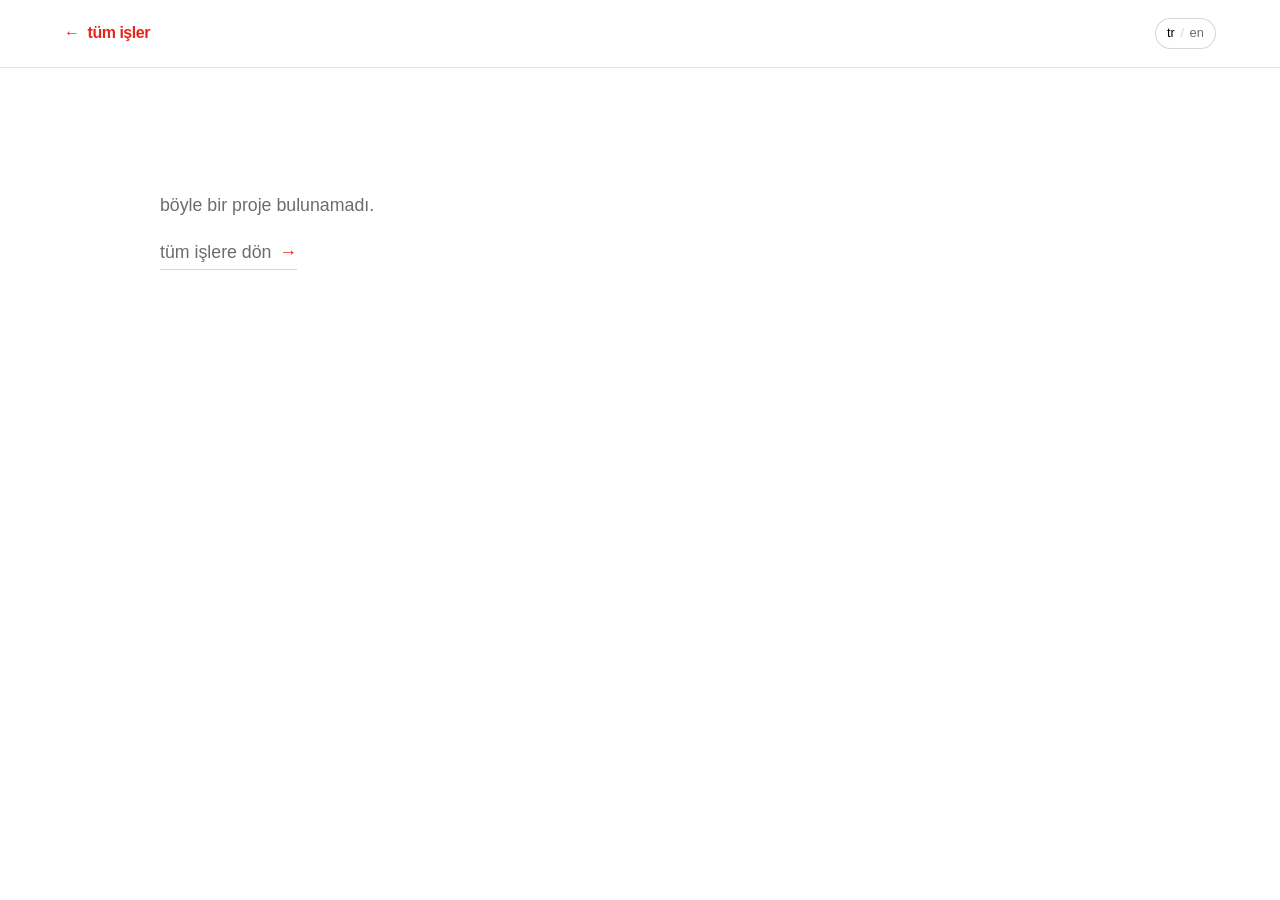
<file: project.html>
<!doctype html>
<html lang="tr">
<head>
  <meta charset="utf-8" />
  <meta name="viewport" content="width=device-width, initial-scale=1" />
  <title>proje — berat.</title>
  <meta name="description" content="berat erdoğan portfolyo projesi." />
  <meta name="robots" content="index, follow" />
  <meta property="og:type" content="article" />
  <meta property="og:site_name" content="berat." />
  <meta property="og:title" content="berat. — art director" />
  <meta property="og:description" content="berat erdoğan portfolyo projesi." />
  <meta property="og:image" content="https://beraterdogan.studio/og.png" />
  <meta property="og:image:width" content="1200" />
  <meta property="og:image:height" content="630" />
  <meta property="og:image:alt" content="berat erdoğan — art director" />
  <meta name="twitter:card" content="summary_large_image" />
  <meta name="twitter:image" content="https://beraterdogan.studio/og.png" />
  <link rel="apple-touch-icon" href="/apple-touch-icon.png" />
  <link rel="icon" type="image/svg+xml" href="data:image/svg+xml,%3Csvg xmlns='http://www.w3.org/2000/svg' viewBox='0 0 64 64'%3E%3Crect width='64' height='64' fill='%23000000'/%3E%3Ccircle cx='32' cy='32' r='21' fill='none' stroke='%23FFFFFF' stroke-width='2'/%3E%3Ccircle cx='32' cy='32' r='7' fill='%23E5261A'/%3E%3Ccircle cx='32' cy='32' r='1.6' fill='%23FFFFFF'/%3E%3C/svg%3E" />


  <link rel="stylesheet" href="style.css" />
</head>
<body class="proj">
  <a class="skip" href="#app">içeriğe atla</a>

  <header class="nav">
    <a class="nav__brand back" href="index.html#work"><i>←</i> <span data-ui="back">tüm işler</span></a>
    <button class="lang" id="langToggle" aria-label="dil / language">
      <span data-l="tr">tr</span><span class="lang__sep">/</span><span data-l="en">en</span>
    </button>
  </header>

  <main id="app"><!-- rendered by JS --></main>

  <script src="doodles.js"></script>
  <script src="data.js"></script>
  <script src="motion.js"></script>
  <script src="project.js"></script>
</body>
</html>
</file>
<file: assets/vendor/lenis.css>
html.lenis,
html.lenis body {
  height: auto;
}

.lenis:not(.lenis-autoToggle).lenis-stopped {
  overflow: clip;
}

.lenis [data-lenis-prevent],
.lenis [data-lenis-prevent-wheel],
.lenis [data-lenis-prevent-touch],
.lenis [data-lenis-prevent-vertical],
.lenis [data-lenis-prevent-horizontal] {
  overscroll-behavior: contain;
}

.lenis.lenis-smooth iframe {
  pointer-events: none;
}

.lenis.lenis-autoToggle {
  transition-property: overflow;
  transition-duration: 1ms;
  transition-behavior: allow-discrete;
}
</file>
<file: assets/portfolio.css>
@font-face{font-family:"Helvetica Now";src:local("Helvetica Now Display Regular"),local("HelveticaNowDisplay-Regular"),local("Helvetica Now Text Regular");font-weight:400;font-display:swap}
@font-face{font-family:"Helvetica Now";src:local("Helvetica Now Display Medium"),local("HelveticaNowDisplay-Medium"),local("Helvetica Now Text Medium");font-weight:500;font-display:swap}
@font-face{font-family:"Helvetica Now";src:local("Helvetica Now Display Bold"),local("HelveticaNowDisplay-Bold"),local("Helvetica Now Text Bold");font-weight:700;font-display:swap}
:root{--white:#fff;--black:#000;--font:"Helvetica Now Variable","Helvetica Now","Helvetica Now Display","Helvetica Now Text",Helvetica,Arial,sans-serif;--pad:clamp(20px,4vw,72px);--ease:cubic-bezier(.32,.72,0,1)}
*{box-sizing:border-box}html{scroll-padding-top:30px}body{margin:0;background:var(--white);color:var(--black);font-family:var(--font);font-size:16px;font-weight:400;line-height:1.45;-webkit-font-smoothing:antialiased}button,a{-webkit-tap-highlight-color:transparent}button,input{font:inherit;color:inherit}button{cursor:pointer;border:0;background:none;padding:0}a{color:inherit;text-decoration:none}button:focus-visible,a:focus-visible,[tabindex]:focus-visible{outline:2px solid currentColor;outline-offset:5px}::selection{background:#000;color:#fff}h1,h2,h3,p{margin:0}h1,h2,h3{font-family:var(--font);font-weight:500;letter-spacing:-.055em}img{display:block;max-width:100%;filter:grayscale(1)}.skip{position:fixed;top:-100px;left:20px;z-index:1000;background:#000;color:#fff;padding:15px}.skip:focus{top:10px}.reading-progress{height:2px;background:#000;position:fixed;top:0;left:0;z-index:70;width:100%;transform:scaleX(0);transform-origin:left}
.nav{display:grid;grid-template-columns:1fr 1.4fr auto auto;align-items:center;gap:4vw;margin:0 var(--pad);padding:23px 0;border-bottom:1px solid #000}.wordmark{display:block;width:max-content;font-size:36px;font-weight:700;line-height:1;letter-spacing:-.075em}.wordmark span{font-size:12px;vertical-align:top;letter-spacing:0;margin-left:5px}.nav-role{font-size:12px;line-height:1.3;letter-spacing:-.015em}.nav nav{display:flex;gap:28px;font-size:14px}.nav nav a{position:relative}.nav nav a:after,.text-link:after{content:"";position:absolute;bottom:-4px;left:0;width:100%;height:1px;background:currentColor;transform:scaleX(0);transform-origin:left;transition:transform .5s var(--ease)}.nav nav a:hover:after,.text-link:hover:after{transform:scaleX(1)}.languages{display:flex;gap:4px;align-items:center;font-size:14px}.languages button{padding:8px 4px;min-height:36px}.languages button[aria-pressed=true]{text-decoration:underline;text-underline-offset:5px}.intro{padding:25px var(--pad) 65px}.edition{display:flex;justify-content:space-between;font-size:12px;line-height:1.35;letter-spacing:.02em}.intro h1{font-size:clamp(90px,14.8vw,230px);line-height:.91;letter-spacing:-.07em;font-weight:700;margin:46px 0 40px}.name-line{display:block;overflow:clip;padding:.07em 0 .1em;margin:-.07em 0 -.1em}.name-line>span{display:inline-block}.name-line:nth-child(2){margin-left:18%}.name-period{letter-spacing:-.1em}.intro-bottom{display:grid;grid-template-columns:1fr 1.05fr auto;align-items:end;gap:24px}.intro-index{font-size:12px;font-weight:500;line-height:1.3}.intro-bottom p{font-size:clamp(19px,2vw,29px);letter-spacing:-.04em;line-height:1.2;max-width:380px}.round-action{width:64px;height:64px;border:1px solid #000;border-radius:50%;display:grid;place-items:center;font-size:30px;transition:background .35s,color .35s}.round-action:hover{background:#000;color:#fff}
.gallery{overflow:clip;padding:0 var(--pad) 90px;isolation:isolate}.section-heading{display:flex;justify-content:space-between;gap:20px;border-top:1px solid currentColor;padding-top:18px;font-size:14px}.section-heading>span:last-child{font-size:12px}.gallery-header{display:flex;align-items:flex-end;justify-content:space-between;margin:44px 0 35px;gap:24px}.gallery-header h2{font-size:clamp(48px,6vw,95px);line-height:.95;letter-spacing:-.065em}.gallery-controls{display:flex;align-items:center;gap:12px}.drag-hint{font-size:14px;margin-right:30px}.arrow{width:50px;height:50px;border:1px solid #000;border-radius:50%;font-size:23px;transition:background .35s,color .35s}.arrow:hover{background:#000;color:#fff}.project-stage{position:relative;width:100%;height:clamp(350px,45vw,670px);touch-action:pan-y;cursor:grab;user-select:none;perspective:1800px}.project-stage.dragging{cursor:grabbing}.project-card{position:absolute;left:50%;top:0;width:83%;height:100%;text-align:left;transform:translateX(-50%);will-change:transform;cursor:inherit}.project-card:first-child{z-index:3}.project-card:nth-child(2){transform:translateX(58%) scale(.85)}.project-card:nth-child(3){transform:translateX(-158%) scale(.85)}.card-media{display:block;height:100%;width:100%;position:relative;overflow:hidden;background:#000;color:#fff}.card-media img{width:100%;height:100%;object-fit:cover;object-position:center;pointer-events:none;filter:grayscale(1) brightness(.73)}.project-card:nth-child(1) img{object-position:63% center}.project-card:nth-child(2) img{object-position:38% center}.card-top{position:absolute;top:28px;left:28px;right:28px;display:flex;align-items:center;justify-content:space-between;font-size:12px;letter-spacing:.03em;pointer-events:none}.card-icon{display:grid;place-items:center;border:1px solid #fff;border-radius:50%;width:44px;height:44px;font-size:22px;transition:background .3s,color .3s}.project-card:hover .card-icon{background:#fff;color:#000}.card-title{position:absolute;left:26px;bottom:22px;font-size:clamp(52px,8vw,120px);line-height:.89;letter-spacing:-.06em;font-weight:500;pointer-events:none}.active-project{display:grid;grid-template-columns:1.1fr 1fr auto;gap:30px;align-items:end;min-height:135px;padding-top:25px}.project-type{font-size:12px;text-transform:uppercase;letter-spacing:.015em}.project-open{display:flex;align-items:center;gap:14px;margin:7px 0}.project-open h3{font-size:34px;line-height:1.05;letter-spacing:-.04em}.project-open>span{font-size:23px}.project-summary{font-size:16px;max-width:400px;margin-bottom:8px}.project-number{font-size:13px;margin-bottom:8px;font-variant-numeric:tabular-nums}.gallery-track{height:1px;background:#000;margin-top:25px;position:relative}.gallery-track span{position:absolute;height:5px;top:-2px;width:33.333%;background:#000;transform-origin:left}.concept-note{max-width:560px;margin-top:25px;font-size:12px;line-height:1.5}
.section{padding:90px var(--pad)}.about{display:grid;grid-template-columns:1.25fr 1fr;gap:60px;background:#000;color:#fff}.about .section-heading{grid-column:1/-1}.statement{font-size:clamp(52px,7.5vw,116px);font-weight:500;line-height:.96;letter-spacing:-.065em}.about-copy{align-self:end;max-width:570px;font-size:20px;letter-spacing:-.025em;line-height:1.4}.about-copy p+p{margin-top:28px}.text-link{display:inline-block;position:relative;font-size:14px;margin-top:40px}.experience .section-heading{margin-bottom:35px}.career-row{display:grid;grid-template-columns:1fr 2.5fr 1.3fr;gap:25px;align-items:center;padding:29px 0;border-bottom:1px solid #000}.career-row h3{font-size:clamp(25px,3.25vw,48px);line-height:1.12;letter-spacing:-.05em}.career-row>span{font-size:14px}.brand-note{font-size:14px;margin-top:30px;max-width:600px}.practice{padding-top:20px}.practice-grid{display:grid;grid-template-columns:repeat(4,1fr);gap:35px;padding-top:60px}.practice-grid article>span{font-size:12px}.practice-grid h3{font-size:clamp(25px,2.5vw,38px);line-height:1.06;margin:30px 0 20px;letter-spacing:-.055em}.practice-grid p{font-size:16px;line-height:1.5}.tool-line{border-top:1px solid #000;margin-top:65px;padding-top:20px;font-size:13px;line-height:1.8}
.contact{background:#000;color:#fff;padding-bottom:50px}.contact-headline{display:flex;align-items:center;justify-content:space-between;margin:70px 0;gap:20px}.contact h2{font-size:clamp(50px,10.8vw,165px);font-weight:500;line-height:.94;letter-spacing:-.067em}.contact-arrow{font-size:clamp(60px,14vw,200px);line-height:1;display:block}.contact-bottom{display:flex;justify-content:space-between;gap:25px;flex-wrap:wrap;border-top:1px solid #fff;padding-top:25px;font-size:16px}.contact-bottom a:hover{text-decoration:underline;text-underline-offset:5px}footer{display:flex;justify-content:space-between;gap:20px;padding:26px var(--pad);font-size:12px}
.pointer{display:none;pointer-events:none;position:fixed;left:0;top:0;width:14px;height:14px;margin:-7px;background:#fff;border:1px solid #000;border-radius:50%;z-index:1000;align-items:center;justify-content:center;color:#000;will-change:transform}.pointer span{opacity:0;font-size:20px}.pointer.over{width:60px;height:60px;margin:-30px;transition:width .3s,height .3s,margin .3s}.pointer.over span{opacity:1}.pointer.hidden{opacity:0}
dialog{border:0;padding:0 var(--pad) 60px;width:100vw;max-width:none;height:100dvh;max-height:none;margin:0;background:#fff;color:#000;overflow:auto;overscroll-behavior:contain}dialog::backdrop{background:#000}.detail-nav{display:flex;justify-content:space-between;align-items:center;gap:25px;border-bottom:1px solid #000;padding:23px 0;margin-bottom:45px;font-size:12px}.detail-close{font-size:16px;padding:8px 0}.detail-layout{display:grid;grid-template-columns:1.35fr 1fr;gap:55px;align-items:center}.detail-image{aspect-ratio:4/5;overflow:hidden;background:#000}.detail-image img{height:100%;width:100%;object-fit:cover}.detail-meta{font-size:13px;text-transform:uppercase}.detail-copy h2{font-size:clamp(45px,6vw,90px);line-height:.97;margin:23px 0 32px;letter-spacing:-.065em}.detail-description{font-size:18px;line-height:1.5;letter-spacing:-.025em}.detail-copy dl{display:grid;grid-template-columns:70px 1fr;gap:14px;font-size:14px;border-top:1px solid #000;padding-top:23px;margin:30px 0}.detail-copy dd{margin:0}.detail-note{font-size:12px;line-height:1.5}.detail-next{margin-top:30px;border-bottom:1px solid #000;padding:12px 0}.flight{position:fixed;z-index:1001;object-fit:cover;filter:grayscale(1);pointer-events:none}
@media(pointer:fine) and (prefers-reduced-motion:no-preference){.pointer.ready{display:flex}}
@media(min-width:1700px){main,.nav,footer{max-width:1900px;margin-left:auto;margin-right:auto}}
@media(max-width:800px){.nav{grid-template-columns:1fr auto auto;gap:20px;padding:20px 0}.nav-role{display:none}.nav nav{gap:18px}.wordmark{font-size:30px}.intro{padding-bottom:45px}.edition{font-size:12px;max-width:100%;gap:20px}.edition span:last-child{text-align:right}.intro h1{font-size:17vw;margin:42px 0 34px;letter-spacing:-.07em;line-height:.96}.name-line:nth-child(2){margin-left:0}.intro-bottom{grid-template-columns:1fr 1fr auto;gap:15px}.intro-bottom p{font-size:19px}.round-action{width:48px;height:48px;font-size:24px}.section-heading{font-size:14px}.section-heading>span:last-child{font-size:12px}.gallery-header{margin:35px 0 25px}.gallery-header h2{font-size:55px}.drag-hint{display:none}.arrow{width:42px;height:42px}.project-stage{height:470px}.project-card{width:91%}.card-title{font-size:68px;left:20px;bottom:20px}.card-top{top:20px;left:20px;right:20px;font-size:12px}.card-top>span:first-child{max-width:170px}.card-icon{width:36px;height:36px;flex-shrink:0}.active-project{grid-template-columns:1fr auto;gap:15px;min-height:180px}.project-summary{grid-column:1/-1;grid-row:2}.project-number{grid-column:2;grid-row:1;align-self:center}.concept-note{max-width:100%}.gallery{padding-bottom:60px}.section{padding-top:55px;padding-bottom:55px}.about{grid-template-columns:1fr;gap:40px}.statement{font-size:clamp(52px,12vw,80px)}.about-copy{font-size:18px}.career-row{grid-template-columns:66px 1fr;gap:10px;padding:24px 0}.career-row>span:last-child{grid-column:2;font-size:14px}.practice-grid{grid-template-columns:1fr 1fr;gap:40px 25px;padding-top:40px}.practice-grid h3{font-size:29px;margin-top:20px}.contact-headline{margin:55px 0;align-items:flex-end}.contact h2{font-size:10.6vw}.contact-arrow{font-size:60px}.contact-bottom{flex-direction:column;align-items:start}footer>span:nth-child(2){display:none}.detail-layout{grid-template-columns:1fr;gap:35px}.detail-image{width:100%;aspect-ratio:1.2}.detail-copy h2{font-size:58px}.detail-description{font-size:17px}.detail-copy{padding-bottom:25px}.detail-nav{margin-bottom:25px}.detail-nav>span{max-width:190px}.detail-close{flex-shrink:0}}
@media(max-width:430px){.nav nav{gap:13px;font-size:13px}.nav{gap:12px}.intro-bottom{grid-template-columns:1fr auto}.intro-index{display:none}.intro-bottom p{max-width:240px}.intro h1{font-size:17.8vw}.gallery-header h2{font-size:46px}.gallery-controls{gap:7px}.project-stage{height:410px}.card-title{font-size:58px}.project-open h3{font-size:30px}.contact-arrow{font-size:48px}}
@media(prefers-reduced-motion:reduce){html{scroll-behavior:auto!important}*,*:before,*:after{animation:none!important;transition:none!important}.pointer{display:none!important}}
</file>
<file: assets/vinyl.css>
@font-face{font-family:"Inter";src:url("fonts/inter-latin-ext.woff2") format("woff2");font-weight:100 900;font-style:normal;font-display:swap;unicode-range:U+0100-02BA,U+02BD-02C5,U+02C7-02CC,U+02CE-02D7,U+02DD-02FF,U+0304,U+0308,U+0329,U+1D00-1DBF,U+1E00-1E9F,U+1EF2-1EFF,U+2020,U+20A0-20AB,U+20AD-20C0,U+2113,U+2C60-2C7F,U+A720-A7FF}
@font-face{font-family:"Inter";src:url("fonts/inter-latin.woff2") format("woff2");font-weight:100 900;font-style:normal;font-display:swap;unicode-range:U+0000-00FF,U+0131,U+0152-0153,U+02BB-02BC,U+02C6,U+02DA,U+02DC,U+0304,U+0308,U+0329,U+2000-206F,U+20AC,U+2122,U+2191,U+2193,U+2212,U+2215,U+FEFF,U+FFFD}
:root{--font:"Helvetica Now Variable","Helvetica Now","Inter",Helvetica,Arial,sans-serif;--white-rgb:255,255,255;--black-rgb:0,0,0}
body{font-feature-settings:"ss03","cv11";font-optical-sizing:auto}button:disabled{cursor:not-allowed;border-style:dashed}img{filter:grayscale(1)}.nav{padding:19px 0}.wordmark{font-weight:750}.nav nav a{padding:10px 0}.nav nav a:after{bottom:4px}.languages button{min-height:44px;min-width:30px}.intro{padding-bottom:52px}.intro h1{font-size:clamp(66px,12vw,184px);line-height:.94;letter-spacing:-.065em;font-weight:650;margin:35px 0 32px}.name-line{padding:.16em 0 .12em;margin:-.16em 0 -.12em}.name-line:nth-child(2){margin-left:24%}.hero-char{will-change:transform}.intro-bottom p{font-size:clamp(19px,1.8vw,28px);letter-spacing:-.045em;line-height:1.25;max-width:390px}.round-action{width:60px;height:60px}.gallery{padding-bottom:80px}.gallery-header{align-items:center;margin:30px 0 8px}.gallery-header h2{font-size:clamp(38px,4.6vw,70px);line-height:1.04;letter-spacing:-.055em}.gallery-controls{gap:9px}.drag-hint{margin-right:20px}.arrow,.motion-toggle{width:46px;height:46px;min-width:44px;min-height:44px;border:1px solid var(--black);border-radius:50%;font-size:22px;transition:background .3s,color .3s,transform .2s}.motion-toggle{font-size:16px;margin-right:10px}.arrow:hover,.motion-toggle:hover,.motion-toggle[aria-pressed=true]{background:var(--black);color:var(--white)}.arrow:active,.motion-toggle:active{transform:scale(.94)}
.project-stage{height:clamp(360px,46vw,680px)}.project-card{width:min(68%,870px);height:100%}.project-card:nth-child(2){transform:translateX(72%) scale(.64)}.project-card:nth-child(3){transform:translateX(-172%) scale(.64)}.record-set{display:block;position:relative;width:100%;height:100%;pointer-events:none;transform-style:preserve-3d}.record-set img{object-position:center!important}.record-platter{display:block;position:absolute;left:30%;top:3%;width:72%;aspect-ratio:1;transform-origin:center;will-change:transform}.record-texture{width:100%;height:100%;object-fit:contain}.record-label{position:absolute;left:50%;top:49.6%;width:34%;aspect-ratio:1;transform:translate(-50%,-50%);border-radius:50%;overflow:hidden;background:var(--white);border:1px solid var(--black)}.record-label>img{width:100%;height:100%;object-fit:cover}.label-name{position:absolute;bottom:17%;left:10%;right:10%;text-align:center;font-size:clamp(9px,1vw,14px);font-weight:600;line-height:1.2;background:var(--white);color:var(--black);padding:5px 2px;letter-spacing:-.02em}.spindle{position:absolute;left:50%;top:50%;width:8%;aspect-ratio:1;transform:translate(-50%,-50%);background:var(--white);border:1px solid var(--black);border-radius:50%}
.sleeve{display:flex;flex-direction:column;position:absolute;width:62%;aspect-ratio:1;left:0;top:12%;background:var(--white);color:var(--black);border:1px solid var(--black);padding:3%;transform:rotate(-6deg);transform-origin:45% 70%;overflow:hidden}.sleeve-top,.sleeve-bottom{display:flex;justify-content:space-between;align-items:center;gap:8px;width:100%;flex-shrink:0}.sleeve-top{margin-bottom:4%;line-height:1.1}.sleeve-top strong{font-size:clamp(18px,2.1vw,32px);font-weight:550;letter-spacing:-.06em}.sleeve-top>span,.sleeve-bottom{font-size:clamp(9px,.8vw,12px);letter-spacing:.01em}.sleeve-art{width:100%;flex:1;min-height:0;object-fit:cover;aspect-ratio:1.1}.sleeve-bottom{padding-top:3%;line-height:1.2}.record-index{position:absolute;right:-1%;bottom:5%;font-size:16px;font-variant-numeric:tabular-nums}.project-card[aria-current=false] .record-index{visibility:hidden}.project-card:focus-visible{outline-offset:0}.record-nav{display:flex;align-items:center;justify-content:center;gap:28px;border-bottom:1px solid var(--black);padding:4px 0 22px}.record-nav button{display:flex;align-items:center;gap:8px;min-height:44px;padding:8px 13px;border:1px solid transparent;font-size:14px;transition:background .3s,color .3s}.record-nav button>span{font-size:12px}.record-nav button[aria-pressed=true]{background:var(--black);color:var(--white)}.record-nav button:hover{border-color:var(--black)}
.project-open{gap:17px;margin:8px 0}.project-open h3{font-size:clamp(32px,3vw,48px);font-weight:550;letter-spacing:-.045em}.project-open>span{font-size:28px;transition:transform .5s var(--ease)}.project-open:hover>span{transform:translate(4px,-4px)}.concept-note{max-width:640px;margin-top:22px}.statement{line-height:1.03;letter-spacing:-.06em}.split-line{padding-bottom:.06em}.about-copy{line-height:1.5}.text-link{padding-bottom:10px;min-height:44px}.contact h2{font-size:clamp(46px,9.8vw,154px);font-weight:550;line-height:1;letter-spacing:-.06em}.contact-bottom a{min-height:44px;padding:8px 0}footer{align-items:center}footer a{padding:12px 0;min-height:44px}.pointer.drag-cursor{width:78px;height:78px;margin:-39px}.pointer.drag-cursor span{font-size:12px;white-space:nowrap}
.detail-nav{padding:19px 0;margin-bottom:50px}.detail-close{padding:10px 0;min-height:44px}.detail-close:hover{text-decoration:underline;text-underline-offset:5px}.detail-layout{grid-template-columns:1.35fr 1fr;gap:60px;min-height:calc(100dvh - 200px)}.detail-art{position:relative;width:100%;aspect-ratio:1.07;isolation:isolate}.detail-vinyl{position:absolute;width:83%;right:-3%;top:0;aspect-ratio:1}.detail-image.sleeve{width:79%;height:auto;top:auto;bottom:0;left:0;transform:none;padding:3.5%;background:var(--white);aspect-ratio:1}.detail-image .sleeve-art{height:auto;flex:1;min-height:0;width:100%;object-fit:cover}.detail-image .sleeve-top strong{font-size:clamp(21px,2.4vw,38px)}.detail-image .sleeve-top>span,.detail-image .sleeve-bottom{font-size:12px}.detail-copy h2{font-size:clamp(45px,5.5vw,88px);line-height:1.01;margin:23px 0 28px;letter-spacing:-.06em}.detail-description{line-height:1.55;letter-spacing:-.02em}.detail-next{min-height:44px}.detail-next:hover{transform:translateX(5px)}.flight.sleeve{position:fixed;z-index:1001;pointer-events:none;margin:0;transform:none;padding:2.5%;max-width:none;filter:none}.flight .sleeve-top strong{font-size:28px}.flight .sleeve-top>span,.flight .sleeve-bottom{font-size:12px}
@media(max-width:900px){.nav{grid-template-columns:1fr auto auto;gap:20px;padding:16px 0}.nav-role{display:none}.intro{padding-bottom:40px}.intro h1{font-size:14.2vw;margin:36px 0 32px}.name-line:nth-child(2){margin-left:10%}.intro-bottom p{font-size:19px}.round-action{width:48px;height:48px;font-size:24px}.gallery-header h2{font-size:44px}.drag-hint{display:none}.project-stage{height:56vw;min-height:360px;max-height:510px}.project-card{width:80%}.sleeve-top strong{font-size:22px}.sleeve-top>span,.sleeve-bottom{font-size:10px}.record-nav{gap:7px}.record-nav button{padding:8px 10px}.gallery{padding-bottom:60px}.detail-layout{grid-template-columns:1fr;gap:35px}.detail-art{max-width:650px;margin:auto;aspect-ratio:1.1}.detail-copy h2{font-size:58px}.detail-nav{margin-bottom:25px}.contact h2{font-size:10vw}.contact-bottom{gap:6px}}
@media(max-width:600px){.nav{gap:10px}.nav nav{gap:13px;font-size:13px}.languages{gap:0}.languages button{min-width:28px}.edition{font-size:12px;gap:20px}.edition span:last-child{max-width:110px;text-align:right}.intro h1{font-size:16.5vw;line-height:1.01;letter-spacing:-.065em}.name-line:nth-child(2){margin-left:0}.intro-bottom{grid-template-columns:1fr auto}.intro-index{display:none}.intro-bottom p{max-width:245px}.gallery-header{margin:25px 0 12px;gap:10px}.gallery-header h2{font-size:34px;max-width:170px}.gallery-controls{gap:5px}.motion-toggle{margin:0}.arrow,.motion-toggle{width:44px;height:44px}.project-stage{height:91vw;min-height:300px;max-height:520px}.project-card{width:100%;top:9%}.record-platter{left:30%;top:3%;width:76%}.sleeve{width:65%;top:13%;padding:4%}.sleeve-top strong{font-size:18px}.sleeve-top>span,.sleeve-bottom{font-size:9px}.record-index{right:0;bottom:20%;font-size:12px}.record-nav{justify-content:space-between;gap:0;padding-bottom:15px;align-items:stretch}.record-nav button{font-size:12px;padding:8px;gap:5px}.record-nav button>span{font-size:10px}.project-open h3{font-size:32px}.contact-arrow{font-size:46px}.contact-headline{gap:10px}.detail-image .sleeve-top strong{font-size:24px}.detail-image .sleeve-top>span,.detail-image .sleeve-bottom{font-size:10px}.detail-nav>span{max-width:205px}.detail-copy h2{font-size:48px}.detail-copy dl{grid-template-columns:60px 1fr}.flight .sleeve-top strong{font-size:20px}.flight .sleeve-top>span,.flight .sleeve-bottom{font-size:10px}}
@media(max-width:360px){.nav nav{gap:9px}.nav nav a{font-size:12px}.nav{gap:4px}.wordmark{font-size:25px}.gallery-header h2{font-size:29px}.record-nav button{font-size:11px;padding:8px 5px}.sleeve-top strong{font-size:16px}}
.brand-work{padding:0 var(--pad) 80px}.brand-intro{display:grid;grid-template-columns:1.4fr 1fr;gap:40px;align-items:end;margin:38px 0 48px}.brand-intro h2{font-size:clamp(46px,6.5vw,100px);line-height:1.06;letter-spacing:-.06em}.brand-context{max-width:370px;justify-self:end;padding-bottom:6px}.brand-context p{font-size:18px;line-height:1.5;letter-spacing:-.02em}.brand-context .text-link{margin-top:20px}.brand-list{display:grid;grid-template-columns:repeat(2,minmax(0,1fr));list-style:none;margin:0;padding:0;column-gap:48px}.brand-list li{display:flex;align-items:baseline;gap:24px;border-top:1px solid var(--black);padding:24px 0 30px}.brand-list li>span:last-child{font-size:clamp(32px,4.2vw,64px);line-height:1.15;letter-spacing:-.055em;font-weight:500}.brand-index{font-size:12px;font-variant-numeric:tabular-nums}.brand-work .section-heading>span:last-child{white-space:nowrap}
@media(max-width:800px){.brand-intro{grid-template-columns:1fr;gap:24px;margin:30px 0 36px}.brand-context{justify-self:start;max-width:450px}.brand-context p{font-size:16px}.brand-list{column-gap:28px}.brand-list li{gap:16px;padding:22px 0}.brand-work{padding-bottom:60px}}
@media(max-width:600px){.brand-work .section-heading{flex-wrap:wrap;gap:8px}.brand-intro h2{font-size:clamp(38px,10.3vw,60px)}.brand-list{grid-template-columns:1fr}.brand-list li>span:last-child{font-size:40px}.brand-list li{gap:24px;padding:18px 0}.gallery-header{align-items:flex-start;flex-wrap:wrap}.gallery-header h2{max-width:none;flex:1 1 100%}.gallery-controls{margin-left:auto}}
.intro-bottom{grid-template-columns:1fr auto}.intro-bottom p{max-width:none}.brand-context .text-link{margin-top:0}
@media(prefers-reduced-motion:reduce){.hero-char{will-change:auto}}

/* Lab */
.lab{padding-top:20px}.lab-intro{display:grid;grid-template-columns:1.4fr 1fr;gap:40px;align-items:end;margin:38px 0 48px}.lab-intro h2{font-size:clamp(46px,6.5vw,100px);font-weight:500;line-height:1;letter-spacing:-.055em}.lab-intro p{font-size:18px;line-height:1.45;letter-spacing:-.02em;max-width:420px;justify-self:end}
.lab-grid{display:grid;grid-template-columns:repeat(4,1fr);gap:35px}.lab-cover{aspect-ratio:1;background:#000;overflow:hidden}.lab-cover img{display:block;width:100%;height:100%;object-fit:cover;transition:transform .8s var(--ease)}.lab-card:hover .lab-cover img{transform:scale(1.03)}
.lab-meta{display:flex;justify-content:space-between;gap:12px;border-bottom:1px solid #000;padding:14px 0 10px;font-size:12px;font-weight:500;letter-spacing:.02em}.lab-card h3{font-size:clamp(25px,2.2vw,34px);font-weight:550;line-height:1.08;letter-spacing:-.045em;margin:20px 0 14px}.lab-card p{font-size:16px;line-height:1.5}.lab-card .lab-tags{font-size:12px;letter-spacing:.02em;margin-top:16px}
@media(max-width:1100px){.lab-grid{grid-template-columns:1fr 1fr;gap:50px 25px}}
@media(max-width:800px){.lab-intro{grid-template-columns:1fr;gap:20px;margin:30px 0 36px}.lab-intro p{justify-self:start;font-size:16px}}
@media(max-width:600px){.lab-grid{grid-template-columns:1fr;gap:56px}.lab-intro h2{font-size:clamp(38px,10.3vw,60px)}}
@media(prefers-reduced-motion:reduce){.lab-cover img{transition:none}.lab-card:hover .lab-cover img{transform:none}}
.lab-cover{margin:0}
</file>
<file: assets/archive.css>
/* Record archive — homepage gallery, loader and production view.
   Black & white only (--white / --black), one sans family, hairline rules.
   Loaded after portfolio.css and vinyl.css. */

.visually-hidden{position:absolute!important;width:1px;height:1px;overflow:hidden;clip:rect(0 0 0 0);clip-path:inset(50%);white-space:nowrap}
.meta,.credits-rows dt,.note-label,.p-rows dt,.p-k,.p-next-label{font-size:10px;font-weight:500;line-height:1.3;letter-spacing:.08em;text-transform:uppercase}

/* ---------- Loader ---------- */
.loader{display:none}
.js .loader{display:block;position:fixed;inset:0;z-index:200;background:var(--white);color:var(--black);pointer-events:none;animation:loader-failsafe .01s 7s forwards}
.js body:not(.is-loading) .loader{display:none}
.loader-name,.loader-year{position:absolute;top:50%;transform:translateY(-50%);font-size:14px;letter-spacing:-.01em}
.loader-name{left:var(--pad)}.loader-year{right:var(--pad);font-variant-numeric:tabular-nums}
.loader-status{position:absolute;top:22px;left:50%;transform:translateX(-50%);font-size:12px;white-space:nowrap}
.loader-spin{display:inline-block;font-style:normal;animation:spin 1.2s linear infinite}
.loader-count{position:absolute;left:50%;bottom:10vh;transform:translateX(-50%);font-size:clamp(64px,9vw,132px);font-weight:500;line-height:1;letter-spacing:-.06em;font-variant-numeric:tabular-nums}
@keyframes spin{to{transform:rotate(360deg)}}
@keyframes loader-failsafe{to{opacity:0;visibility:hidden}}

/* ---------- Top bar ---------- */
.topbar{position:fixed;top:0;left:0;right:0;z-index:60;display:grid;grid-template-columns:1fr auto 1fr;align-items:center;padding:14px var(--pad);background:var(--white);color:var(--black)}
.topbar-mark{justify-self:start;font-size:22px;font-weight:700;line-height:1;letter-spacing:-.075em}
.topbar-mark span{font-size:9px;vertical-align:top;letter-spacing:0;margin-left:3px}
.topbar-nav{display:flex;gap:26px;font-size:14px}
.topbar-nav a{position:relative;padding:10px 0;color:var(--black)}
.topbar-nav a:after{content:"";position:absolute;left:50%;bottom:4px;width:4px;height:4px;margin-left:-2px;border-radius:50%;background:currentColor;transform:scale(0);transition:transform .4s var(--ease)}
.topbar-nav a[aria-current=true]:after,.topbar-nav a:hover:after{transform:scale(1)}
.topbar .languages{justify-self:end}
.archive-foot,.brand-work{scroll-margin-top:70px}

/* ---------- Archive (homepage gallery) ---------- */
.archive{position:relative;height:100svh;min-height:640px;overflow:hidden;padding:0 var(--pad);isolation:isolate}
.credits{position:absolute;z-index:5;top:70px;left:var(--pad);width:min(320px,30vw)}
.credits-title{font-size:clamp(28px,2.6vw,40px);font-weight:550;line-height:1.05;letter-spacing:-.045em;text-transform:uppercase;padding-bottom:10px;border-bottom:1px solid var(--black)}
.credits-rows{margin:0}
.credits-rows>div{display:grid;grid-template-columns:auto 1fr;gap:16px;align-items:baseline;padding:8px 0;border-bottom:1px solid var(--black)}
.credits-rows dd{margin:0;text-align:right;font-size:14px;line-height:1.35}

.stage{position:absolute;inset:0;z-index:2;perspective:1600px;touch-action:pan-y;user-select:none;-webkit-user-select:none;cursor:grab;outline:none}
.stage.dragging{cursor:grabbing}
.stage:focus-visible .disc[aria-current=true] .disc-body{outline:2px solid var(--black);outline-offset:10px;border-radius:50%}
.js .stage-fallback{display:none}
.stage-fallback{position:absolute;inset:auto var(--pad) 190px;display:flex;gap:20px;justify-content:center;list-style:none;margin:0;padding:0}
.stage-fallback li{width:min(26vw,260px);font-size:14px}
.stage-fallback img{width:100%;height:auto;margin-bottom:8px}

.disc{--size:min(50vh,40vw);position:absolute;left:52%;top:50%;width:var(--size);height:var(--size);margin:calc(var(--size)/-2) 0 0 calc(var(--size)/-2);padding:0;border-radius:50%;transform-style:preserve-3d;will-change:transform;cursor:inherit}
.disc-body{position:absolute;inset:0;transform-style:preserve-3d;transition:transform 1s var(--ease)}
html:not(.gsap) .disc.flipped .disc-body{transform:rotateY(180deg)}
.disc-face{position:absolute;inset:0;border-radius:50%;backface-visibility:hidden;-webkit-backface-visibility:hidden;overflow:hidden}
.disc-front .platter{position:absolute;inset:0;will-change:transform}
.disc-front .platter>img{width:100%;height:100%;object-fit:contain;pointer-events:none}
.disc-label{position:absolute;left:50%;top:50%;width:34.4%;aspect-ratio:1;transform:translate(-50%,-50%);border-radius:50%;overflow:hidden;background:var(--white)}
.disc-label img{width:100%;height:100%;object-fit:cover}
.disc-label b{position:absolute;left:8%;right:8%;bottom:16%;padding:3px 2px;background:var(--white);color:var(--black);font-size:clamp(7px,.75vw,11px);font-weight:600;line-height:1.1;text-align:center;letter-spacing:.02em;text-transform:uppercase}
.disc-hole{position:absolute;left:50%;top:50%;width:3.2%;aspect-ratio:1;transform:translate(-50%,-50%);border-radius:50%;background:var(--white);box-shadow:0 0 0 1px var(--black)}
.disc-back{transform:rotateY(180deg);background:var(--black)}
.disc-back>img{width:100%;height:100%;object-fit:cover}
.disc-back .disc-hole{width:9%}
.disc-back:after{content:"";position:absolute;inset:0;border-radius:50%;box-shadow:inset 0 0 0 1px var(--black),inset 0 0 0 7px var(--white),inset 0 0 0 8px var(--black)}
.disc-back .disc-index{position:absolute;left:50%;top:6%;transform:translateX(-50%);padding:2px 6px;background:var(--white);font-size:10px;letter-spacing:.08em}

.scribble{position:absolute;z-index:3;left:52%;top:50%;width:calc(min(50vh,40vw) * 1.26);height:calc(min(50vh,40vw) * 1.26);transform:translate(-50%,-50%) rotateX(38deg) rotateZ(-18deg);pointer-events:none;overflow:visible}
.scribble path{fill:none;stroke:var(--black);stroke-width:.55;stroke-linecap:round;stroke-linejoin:round;vector-effect:non-scaling-stroke;stroke-width:1.6px}

.notes{position:absolute;z-index:4;left:50%;bottom:92px;transform:translateX(-50%);display:grid;grid-template-columns:1fr 1fr;gap:clamp(24px,5vw,80px);width:min(720px,calc(100% - 2*var(--pad)));text-align:center}
.note{display:flex;flex-direction:column;align-items:center;gap:8px}
.note-text{font-size:clamp(16px,1.45vw,22px);font-weight:500;line-height:1.12;letter-spacing:-.03em;text-transform:uppercase;text-wrap:balance}

.archive-foot{position:absolute;z-index:6;left:var(--pad);right:var(--pad);bottom:20px;display:grid;grid-template-columns:1fr auto 1fr;align-items:center;gap:20px;font-size:12px}
.archive-who{display:flex;gap:10px;flex-wrap:wrap}
.archive-who strong{font-weight:600}
.archive-count{font-variant-numeric:tabular-nums;letter-spacing:.02em}
.archive-controls{justify-self:end;display:flex;align-items:center;gap:8px}
.archive-hint{margin-right:12px}
.ctl{min-width:44px;height:44px;border:1px solid var(--black);border-radius:22px;padding:0 14px;font-size:14px;transition:background .35s,color .35s,transform .2s}
.ctl.arrow,.ctl.motion-toggle{width:44px;padding:0;border-radius:50%;font-size:18px}
.ctl:hover,.ctl[aria-pressed=true]{background:var(--black);color:var(--white)}
.ctl:active{transform:scale(.94)}
.archive-note{position:absolute;z-index:6;right:var(--pad);top:74px;max-width:220px;font-size:12px;text-align:right}

/* The brand section now follows the archive. */
.brand-work{padding-top:90px}

/* ---------- Production (detail) view ---------- */
.production{position:fixed;inset:0;width:100%;max-width:none;height:100%;max-height:none;margin:0;padding:0 var(--pad) 0;border:0;background:var(--white);color:var(--black);overflow-y:auto;overscroll-behavior:contain}
.production::backdrop{background:var(--white)}
.p-bar{position:sticky;top:0;z-index:3;display:grid;grid-template-columns:1fr auto 1fr;align-items:center;padding:14px 0;background:var(--white)}
.p-bar .topbar-mark{font-size:22px}
.p-crumb{font-size:14px}
.p-close{justify-self:end;min-height:44px;font-size:14px}
.p-close:hover{text-decoration:underline;text-underline-offset:5px}
.p-head{padding-top:clamp(40px,8vh,90px);text-align:center}
.p-title{font-size:clamp(72px,15vw,236px);font-weight:650;line-height:.9;letter-spacing:-.065em;text-transform:uppercase;overflow-wrap:anywhere;padding-bottom:.04em}
.p-title .line{display:block;overflow:clip;padding:.06em 0 .02em}
.p-credit{margin:22px auto 26px;max-width:760px;font-size:15px;line-height:1.5}
.p-credit .p-k{margin:0 4px 0 12px}
.p-credit .p-k:first-child{margin-left:0}
.p-rows{margin:0;border-top:1px solid var(--black);text-align:left}
.p-rows>div{display:flex;justify-content:space-between;gap:20px;padding:9px 0;border-bottom:1px solid var(--black)}
.p-rows dd{margin:0;font-size:14px;text-align:right}
.p-figure{--fp:clamp(24px,4vw,64px);position:relative;margin:clamp(60px,10vh,120px) auto;padding:var(--fp);width:min(100%,calc(78vh + 2 * var(--fp)))}
.p-image{width:100%;aspect-ratio:1;object-fit:cover}
.plus{position:absolute;width:14px;height:14px}
.plus:before,.plus:after{content:"";position:absolute;background:var(--black)}
.plus:before{left:6px;top:0;width:2px;height:14px}.plus:after{top:6px;left:0;width:14px;height:2px}
.plus.tl{top:0;left:0}.plus.tr{top:0;right:0}.plus.bl{bottom:0;left:0}.plus.br{bottom:0;right:0}
.p-body{display:grid;grid-template-columns:minmax(0,1.3fr) minmax(0,1fr);gap:40px;padding:0 0 clamp(80px,14vh,160px)}
.p-desc{font-size:clamp(22px,2.2vw,34px);line-height:1.22;letter-spacing:-.035em;max-width:720px}
.p-note{align-self:end;justify-self:end;max-width:260px;font-size:12px;text-align:right}
.p-next{position:relative;display:block;width:100%;height:clamp(360px,62vh,640px);overflow:hidden;text-align:center;color:var(--black);cursor:pointer}
.p-next-label{position:absolute;top:18px;left:50%;transform:translateX(-50%)}
.p-next-rules i{position:absolute;left:0;right:0;height:1px;background:var(--black);transform-origin:center}
.p-next-rules i:nth-child(1){top:12%}.p-next-rules i:nth-child(2){top:34%}.p-next-rules i:nth-child(3){top:56%}.p-next-rules i:nth-child(4){top:78%}
.p-next-title{position:absolute;left:0;right:0;top:12%;height:22%;display:grid;place-items:center;font-size:clamp(44px,7vw,110px);font-weight:600;line-height:1;letter-spacing:-.06em;text-transform:uppercase}
.p-next-disc{position:absolute;left:50%;top:60%;width:min(56vw,520px);aspect-ratio:1;margin-left:calc(min(56vw,520px)/-2);transition:transform .9s var(--ease)}
.p-next-disc>img{width:100%;height:100%}
.p-next-label-art{position:absolute;left:50%;top:50%;width:34.4%;aspect-ratio:1;transform:translate(-50%,-50%);border-radius:50%;overflow:hidden}
.p-next-label-art img{width:100%;height:100%;object-fit:cover}
.p-next:hover .p-next-disc{transform:translateY(-8%) rotate(24deg)}
.p-next:focus-visible{outline-offset:-6px}

/* ---------- Responsive ---------- */
@media (max-width:900px){
  .credits{width:min(300px,44vw)}
  .archive-note{display:none}
  .archive-hint{display:none}
  .disc{--size:min(46vh,58vw)}
  .scribble{width:calc(min(46vh,58vw) * 1.26);height:calc(min(46vh,58vw) * 1.26)}
  .p-body{grid-template-columns:1fr}
  .p-note{justify-self:start;text-align:left}
}
@media (max-width:600px){
  .topbar{grid-template-columns:auto 1fr auto;gap:12px}
  .topbar-nav{justify-content:center;gap:14px;font-size:13px}
  .archive{height:auto;min-height:100svh;display:flex;flex-direction:column;padding-top:64px;padding-bottom:20px}
  .credits{position:relative;top:auto;left:auto;width:100%;order:2;margin-top:8px}
  .stage{position:relative;inset:auto;order:1;height:min(104vw,500px)}
  .disc{--size:74vw;top:50%}
  .scribble{top:50%;left:50%;width:calc(74vw * 1.26);height:calc(74vw * 1.26);transform:translate(-50%,-50%) rotateX(24deg) rotateZ(-10deg)}
  .disc{left:50%}
  .notes{position:relative;left:auto;bottom:auto;transform:none;order:3;width:100%;grid-template-columns:1fr;gap:18px;margin:28px 0}
  .archive-foot{position:relative;left:auto;right:auto;bottom:auto;order:4;grid-template-columns:1fr auto;gap:12px}
  .archive-count{display:none}
  .archive-who{grid-column:1/-1}
  .flip-toggle{display:none}
  .p-bar{grid-template-columns:auto 1fr}
  .p-crumb{display:none}
  .p-credit .p-k{display:block;margin:10px 0 2px}
  .p-next-disc{width:80vw;margin-left:-40vw}
}
@media (prefers-reduced-motion:reduce){
  .disc-body,.p-next-disc,.topbar-nav a:after{transition:none}
  .loader-spin{animation:none}
}
.gsap .disc-body{transition:none}
html:not(.js) .credits,html:not(.js) .notes,html:not(.js) .archive-controls{display:none}
/* Proje görünümü: marka işi medyası (D’S Damat) */
.p-media{padding:0 0 clamp(80px,14vh,160px)}
.p-media[hidden]{display:none}
.p-media .case-sub:first-child{margin-top:0}
.case-note{margin-top:28px;font-size:12px;line-height:1.5}
.case-sub{display:flex;justify-content:space-between;gap:20px;margin:72px 0 24px;padding-top:14px;border-top:1px solid #000;font-size:14px;font-weight:400;letter-spacing:0}
.case-sub span:last-child{font-size:12px}
/* Instagram arayüzü: postlar ve reels */
.ig-i{width:24px;height:24px;flex-shrink:0}
.ig-avatar{display:grid;place-items:center;width:28px;height:28px;border-radius:50%;background:#14254f;color:#fff;font-family:Georgia,"Times New Roman",serif;font-size:10px;line-height:1;letter-spacing:-.02em;flex-shrink:0;box-shadow:0 0 0 1.5px #fff,0 0 0 2.5px #d0d0d0}
.ig-avatar span{padding-bottom:1.5px;border-bottom:.5px solid currentColor}
.ig-badge{width:13px;height:13px;flex-shrink:0;margin-left:-5px}
.case-grid{list-style:none;margin:0;padding:0;display:grid;grid-template-columns:repeat(3,minmax(0,1fr));gap:28px 20px}
.ig-post{margin:0;border:1px solid #000;background:#fff}
.ig-head{display:flex;align-items:center;gap:10px;padding:10px 12px;font-size:13px;font-weight:600}
.ig-head .ig-more{margin-left:auto;width:20px;height:20px}
.ig-post img{width:100%;height:auto;aspect-ratio:4/5;object-fit:cover;background:#eee;filter:none}
.ig-actions{display:flex;gap:14px;padding:10px 12px 6px}
.ig-actions .ig-save{margin-left:auto}
.ig-post figcaption{padding:0 12px 14px;font-size:13px;line-height:1.4}
.case-reels{list-style:none;margin:0;padding:0;display:grid;grid-template-columns:repeat(5,minmax(0,1fr));gap:20px}
.ig-reel{margin:0}
.ig-phone{position:relative;aspect-ratio:9/16;border-radius:22px;overflow:hidden;background:#000;box-shadow:0 0 0 6px #000;margin:6px}
.ig-phone video{position:absolute;inset:0;width:100%;height:100%;object-fit:cover;cursor:pointer}
.ig-ui{position:absolute;inset:0;color:#fff;pointer-events:none;background:linear-gradient(transparent 86%,rgba(0,0,0,.45))}
.ig-top{position:absolute;top:14px;left:14px;font-size:17px;font-weight:700;letter-spacing:-.02em}
.ig-side{position:absolute;right:10px;bottom:58px;display:flex;flex-direction:column;gap:16px}
.ig-side .ig-i{width:22px;height:22px}
.ig-bottom{position:absolute;left:12px;right:46px;bottom:12px;font-size:12px;line-height:1.35}
.ig-who{display:flex;align-items:center;gap:8px}
.ig-who .ig-avatar{width:24px;height:24px;font-size:8px;box-shadow:0 0 0 1.5px #fff}
.ig-follow{border:1px solid rgba(255,255,255,.8);border-radius:6px;padding:2px 7px;font-size:11px}
.ig-sound{position:absolute;top:10px;right:10px;width:34px;height:34px;border-radius:50%;background:rgba(0,0,0,.5);color:#fff;display:grid;place-items:center}
.ig-sound .ig-i{width:18px;height:18px}
.ig-reel figcaption{display:flex;flex-direction:column;gap:4px;padding-top:16px;font-size:13px;line-height:1.35}
.ig-reel figcaption span:first-child{font-size:12px;font-variant-numeric:tabular-nums}
@media(max-width:1100px){.case-reels{grid-template-columns:repeat(3,minmax(0,1fr));gap:28px 16px}}
@media(max-width:700px){.case-reels{grid-template-columns:repeat(2,minmax(0,1fr))}}
@media(max-width:800px){.case-sub{margin:48px 0 20px;flex-wrap:wrap;gap:6px}.case-grid{grid-template-columns:1fr 1fr;gap:20px 12px}.ig-head{padding:8px;gap:7px;font-size:12px}.ig-avatar{width:22px;height:22px;font-size:7px}.ig-actions{gap:9px;padding:8px 8px 4px}.ig-actions .ig-i{width:19px;height:19px}.ig-post figcaption{padding:0 8px 10px;font-size:12px}.ig-phone{border-radius:16px;box-shadow:0 0 0 4px #000;margin:4px}.ig-top{font-size:14px;top:10px;left:10px}.ig-side{right:6px;gap:11px;bottom:44px}.ig-side .ig-i{width:18px;height:18px}.ig-bottom{left:8px;right:30px;bottom:8px;font-size:11px}.ig-follow{display:none}.ig-who{gap:6px}.ig-who .ig-avatar{width:20px;height:20px;font-size:7px}}
.brand-link{display:inline-flex;align-items:baseline;gap:.25em;font:inherit;letter-spacing:inherit;text-align:left}
.brand-link i{font-style:normal;font-size:.5em;transition:transform .5s var(--ease)}
.brand-link:hover i,.brand-link:focus-visible i{transform:translate(3px,-3px)}
.ig-phone{container-type:inline-size}
.ig-follow{white-space:nowrap}
@container (max-width:280px){.ig-follow{display:none}}
.ig-post figcaption .ig-badge{margin:0 3px 0 2px;vertical-align:-2px;width:12px;height:12px}
.case-shots{list-style:none;margin:0;padding:0;display:grid;grid-template-columns:repeat(auto-fill,minmax(150px,1fr));gap:28px 20px}
.app-shot{margin:0}
.app-shot img{display:block;width:100%;height:auto;aspect-ratio:600/1300;border:1px solid #000;border-radius:14px;background:#000;filter:none}
.app-shot figcaption{padding-top:10px;font-size:12px;font-variant-numeric:tabular-nums}
.store-link{display:inline-flex;align-items:center;gap:.5em;margin-top:40px;padding:14px 22px;border:1px solid #000;border-radius:999px;font-size:15px;color:inherit;text-decoration:none;transition:background .3s,color .3s}
.store-link i{font-style:normal;transition:transform .5s var(--ease)}
.store-link:hover,.store-link:focus-visible{background:#000;color:#fff}
.store-link:hover i,.store-link:focus-visible i{transform:translate(3px,-3px)}
@media(max-width:700px){.case-shots{grid-template-columns:repeat(2,minmax(0,1fr));gap:20px 12px}}
.case-covers{list-style:none;margin:0;padding:0;display:grid;grid-template-columns:repeat(2,minmax(0,1fr));gap:32px 20px}
.case-cover{margin:0}
.case-cover a{display:block}
.case-cover img,.case-long img{display:block;width:100%;height:auto;border:1px solid #000;filter:none}
.case-cover figcaption{padding-top:10px;font-size:13px}
.case-long{margin:0}
@media(max-width:700px){.case-covers{grid-template-columns:1fr}}
.ig-avatar--yatsan{background:#5b3a29;font-family:inherit;font-weight:700}
.ig-avatar--yatsan span{border:0;padding:0}
.case-reels--4{grid-template-columns:repeat(4,minmax(0,1fr))}
.web-pairs{list-style:none;margin:0;padding:0;display:grid;gap:48px}
.web-pair{margin:0;display:grid;grid-template-columns:minmax(0,1fr) minmax(0,.3fr);gap:24px;align-items:end}
.web-browser{border:1px solid #000;border-radius:10px;overflow:hidden;background:#fff}
.web-bar{display:flex;align-items:center;gap:6px;padding:9px 12px;border-bottom:1px solid #000;font-size:11px}
.web-bar i{width:9px;height:9px;border-radius:50%;border:1px solid #000}
.web-bar span{margin:0 auto;padding:2px 14px;border-radius:999px;background:#f2f2f2}
.web-browser img,.web-phone img{display:block;width:100%;height:auto;filter:none}
.web-phone{border-radius:22px;overflow:hidden;box-shadow:0 0 0 6px #000;margin:6px;background:#000}
.web-pair figcaption{grid-column:1/-1;font-size:13px}
@media(max-width:1100px){.case-reels--4{grid-template-columns:repeat(2,minmax(0,1fr))}}
@media(max-width:700px){.web-pair{grid-template-columns:minmax(0,1fr) minmax(0,.42fr);gap:14px}.web-phone{border-radius:14px;box-shadow:0 0 0 4px #000;margin:4px}.web-bar{padding:6px 8px;font-size:9px}.web-bar i{width:7px;height:7px}}
.ig-avatar--koton{background:#000;font-family:inherit;font-weight:700}
.ig-avatar--koton span{border:0;padding:0}
.case-stories{list-style:none;margin:0;padding:0;display:grid;grid-template-columns:repeat(6,minmax(0,1fr));gap:20px}
.story{margin:0}
.story figcaption{padding-top:12px;font-size:12px;font-variant-numeric:tabular-nums}
.case-film{margin:0}
.case-film video{display:block;width:100%;height:auto;aspect-ratio:848/480;background:#000;border:1px solid #000}
.case-credits{margin:0;display:grid;grid-template-columns:repeat(2,minmax(0,1fr));gap:0 40px}
.case-credits div{display:flex;justify-content:space-between;gap:20px;padding:12px 0;border-bottom:1px solid #000;font-size:14px}
.case-credits dt{font-size:12px;text-transform:uppercase;letter-spacing:.06em}
.case-credits dd{margin:0;text-align:right}
.case-credits .me dd{font-weight:600}
@media(max-width:1100px){.case-stories{grid-template-columns:repeat(3,minmax(0,1fr))}}
@media(max-width:700px){.case-credits{grid-template-columns:1fr}.case-stories{gap:16px 10px}}
.ig-avatar--toshiba{background:#e60012;font-family:inherit;font-weight:700}
.ig-avatar--toshiba span,.ig-avatar--aytac span{border:0;padding:0}
.ig-avatar--aytac{background:#2e1b4a;font-family:inherit;font-weight:700}
.case-stories--few,.case-reels--few{grid-template-columns:repeat(3,minmax(0,1fr));max-width:820px}
.case-narrow{max-width:460px}
@media(max-width:700px){.case-stories--few,.case-reels--few{grid-template-columns:repeat(2,minmax(0,1fr))}}

/* Category chips */
.cat-nav{position:absolute;z-index:6;top:66px;left:50%;transform:translateX(-50%);display:flex;flex-wrap:wrap;justify-content:center;gap:0 24px;width:max-content;max-width:calc(100% - 2*var(--pad) - 2*min(320px,30vw) - 40px);font-size:14px}
.cat{display:inline-flex;align-items:flex-start;gap:4px;min-height:32px;padding:4px 0;font:inherit;letter-spacing:-.01em;color:inherit;background:none;border:0;cursor:pointer;text-underline-offset:4px}
.cat sup{font-size:10px;letter-spacing:.02em;line-height:1.6}
.cat:hover .cat-name,.cat[aria-pressed="true"] .cat-name{text-decoration:underline;text-decoration-thickness:1px}
.cat[aria-pressed="true"]::before{content:"";flex:none;width:6px;height:6px;border-radius:50%;background:currentColor;align-self:flex-start;margin:calc(1px + .6em) 4px 0 0}
.cat:focus-visible{outline:2px solid currentColor;outline-offset:2px}
@media(max-width:600px){.cat-nav{position:relative;top:auto;left:auto;transform:none;width:auto;max-width:none;order:1;flex-direction:row;flex-wrap:wrap;justify-content:flex-start;gap:0 16px;margin-top:4px;font-size:13px}.cat{min-height:44px}}
@media(min-width:601px) and (max-width:900px){.cat-nav{left:auto;right:var(--pad);transform:none;flex-direction:column;align-items:flex-end;gap:0;max-width:none}}

/* Behance / App Store link near the top */
.p-cta{margin-top:28px}
.c-link{display:inline-flex;align-items:center;gap:.4em;min-height:44px;margin-top:6px;font-size:14px;color:inherit;text-decoration:underline;text-decoration-thickness:1px;text-underline-offset:4px}
.c-link i{font-style:normal;transition:transform .5s var(--ease)}
.c-link:hover i,.c-link:focus-visible i{transform:translate(3px,-3px)}
.c-link:focus-visible{outline:2px solid currentColor;outline-offset:2px}
.c-link[hidden],.p-cta[hidden]{display:none}
body{font-variant-emoji:text}
/* Wella */
.ig-avatar--wella{background:#e3003b;font-family:inherit;font-weight:800;font-size:12px}
.ig-avatar--wella span{border:0;padding:0}
.wella-hair{margin:0 0 8px;border-top:1px solid #000;border-bottom:1px solid #000;overflow:hidden}
.wella-hair svg{display:block;width:100%;height:clamp(160px,22vw,300px)}
.wella-hair path{fill:none;stroke:#000;stroke-width:var(--w);stroke-linecap:round;transform-box:fill-box;transform-origin:0 50%;animation:hair-sway var(--d) ease-in-out var(--dl) infinite alternate}
.wella-hair figcaption{display:flex;justify-content:space-between;gap:20px;padding:10px 0;font-size:12px;letter-spacing:.02em;border-top:1px solid #000}
@keyframes hair-sway{0%{transform:skewY(-2.2deg) scaleY(.96)}50%{transform:skewY(.6deg) scaleY(1.03)}100%{transform:skewY(2.4deg) scaleY(.98)}}
.wella-feed{margin:0;max-width:640px;margin-inline:auto}
.wella-feed img{display:block;width:100%;height:auto}
@media(prefers-reduced-motion:reduce){.wella-hair path{animation:none}}
/* Spotify */
.music-toggle svg{display:block}
.music-toggle[aria-pressed="true"]{background:#000;color:#fff}
.music-toggle[hidden]{display:none}
.spotify-dock{position:absolute;z-index:7;left:var(--pad);bottom:64px;width:min(280px,calc(100% - 2*var(--pad)));border-radius:12px;overflow:hidden;background:#000}
.spotify-dock[hidden]{display:none}
.spotify-slot iframe{display:block;border:0}
@media(max-width:600px){.spotify-dock{position:fixed;left:16px;right:16px;bottom:16px;width:auto;z-index:30}}
</file>
<file: style.css>
/* ---- Helvetica Now: uncomment once the licensed files are in fonts/ ----
@font-face {
  font-family: 'Helvetica Now Display';
  src: url('fonts/HelveticaNowDisplay-Bold.woff2') format('woff2');
  font-weight: 700; font-style: normal; font-display: swap;
}
@font-face {
  font-family: 'Helvetica Now Display';
  src: url('fonts/HelveticaNowDisplay-Regular.woff2') format('woff2');
  font-weight: 400; font-style: normal; font-display: swap;
}
@font-face {
  font-family: 'Helvetica Now Text';
  src: url('fonts/HelveticaNowText-Regular.woff2') format('woff2');
  font-weight: 400; font-style: normal; font-display: swap;
}
@font-face {
  font-family: 'Helvetica Now Text';
  src: url('fonts/HelveticaNowText-Medium.woff2') format('woff2');
  font-weight: 500; font-style: normal; font-display: swap;
}
------------------------------------------------------------------------ */

/* ============================================================
   berat. — design system
   Editorial layout, record-crate gallery, spring motion.
   Shared by index.html and project.html.
   ============================================================ */

:root {
  /* --- type: Helvetica Now ---
     Helvetica Now is licensed from Monotype, so it is not fetched
     from anywhere. Drop the licensed woff2 files into fonts/ and
     uncomment the @font-face block below and every rule here picks
     them up with no other change.

     Until then the stack falls through to Helvetica Neue (present
     on macOS/iOS, near-identical), then Helvetica, then Arial —
     metrically compatible, so the layout does not shift. */
  --display: 'Helvetica Now Display', 'Helvetica Neue', Helvetica, Arial, 'Liberation Sans', sans-serif;
  --sans:    'Helvetica Now Text', 'Helvetica Neue', Helvetica, Arial, 'Liberation Sans', sans-serif;

  /* --- surface: black on white, one theme ---
     No dark variant: the site is black-on-white everywhere. Every
     rule still derives from --paper / --ink, so inverting is a
     token swap if that is ever wanted again. */
  --paper:  #FFFFFF;
  --ink:    #000000;
  /* 4.54:1 on white — AA. */
  --accent: #E5261A;
  --line:   color-mix(in srgb, var(--ink) 16%, transparent);
  --muted:  #6C6C6C;            /* 5.25:1 on white — AA */
  --well:   #F4F4F4;            /* media backdrop, behind images */
  --glass-edge: color-mix(in srgb, var(--ink) 10%, transparent);
  /* the record: the one surface that is not paper or ink */
  --vinyl-a: #191919;                 /* groove highlight */
  --vinyl-b: #0D0D0D;                 /* groove shadow    */
  --vinyl-c: #141414;                 /* groove body      */
  --vinyl-rim:   rgba(255, 255, 255, .07);
  --vinyl-sheen: rgba(255, 255, 255, .13);
  --vinyl-cast:  rgba(0, 0, 0, .55);
  --spindle:     rgba(0, 0, 0, .25);

  /* rgb helpers, for rgba() without re-declaring a colour */
  --paper-rgb: 255, 255, 255;
  --ink-rgb: 0, 0, 0;
  --accent-rgb: 229, 38, 26;
  --shadow: 0 1.5rem 3rem -1rem color-mix(in srgb, var(--ink) 34%, transparent);

  /* --- record label palette (carried over from the old cards) --- */
  --yellow: #FFD93D;  --yellow-ink: #2B2B2B;
  --navy:   #1B1B3A;  --navy-ink:   #E8924A;
  --mint:   #AEEBD0;  --mint-ink:   #8B2E2E;
  --sky:    #6BC5F0;  --sky-ink:    #1B2B4A;
  --forest: #1B4D3E;  --forest-ink: #EDE5B6;
  --mono:   #FFFFFF;  --mono-ink:   #000000;

  /* --- motion ---
     One signature curve for everything that is not a spring.
     Springs live in motion.js and are used for anything draggable. */
  --energy: cubic-bezier(0.32, 0.72, 0, 1);

  /* --- rhythm: rem so a bumped browser font size scales the layout --- */
  --gut:  clamp(1.4rem, 5vw, 5rem);
  --sec:  clamp(5rem, 13vh, 10rem);
}

/* ============================================================
   PAGE TRANSITION
   Cross-document view transitions. The record the visitor opened
   morphs from the crate into the project page's hero — the same
   move GSAP Flip is used for, done by the browser for 0 KB.
   Only the active record is ever named, because a
   view-transition-name has to be unique in the document.
   Unsupported browsers simply navigate normally.
   ============================================================ */
@view-transition { navigation: auto; }

::view-transition-group(*) {
  animation-duration: .62s;
  animation-timing-function: var(--energy);
}
::view-transition-old(root),
::view-transition-new(root) { animation-duration: .38s; }

/* the morphing pair must paint above the page fade */
::view-transition-group(rec-sleeve),
::view-transition-group(rec-vinyl) { z-index: 10; }

/* the record is mid-flight: no shadow flicker, no clipping */
::view-transition-old(rec-sleeve),
::view-transition-new(rec-sleeve),
::view-transition-old(rec-vinyl),
::view-transition-new(rec-vinyl) { mix-blend-mode: normal; }

.vt-sleeve { view-transition-name: rec-sleeve; }
.vt-vinyl  { view-transition-name: rec-vinyl; }

/* A record is 3D-transformed inside a clipped crate. While it is
   being snapshotted it has to sit flat and unclipped or the
   browser captures a cropped, rotated frame. */
.crate.is-swapping { overflow: visible; }
.crate.is-swapping .rec:not(.is-active) { visibility: hidden; }

@media (prefers-reduced-motion: reduce) {
  ::view-transition-group(*),
  ::view-transition-old(*),
  ::view-transition-new(*) { animation-duration: 200ms !important; }
}

* { box-sizing: border-box; margin: 0; padding: 0; }

html {
  -webkit-font-smoothing: antialiased;
  -moz-osx-font-smoothing: grayscale;
  scroll-behavior: smooth;
}

body {
  font-family: var(--sans);
  font-size: clamp(1rem, 0.95rem + 0.2vw, 1.125rem);
  line-height: 1.55;                 /* body copy breathes */
  letter-spacing: 0;                 /* tracking is set per size, not globally */
  background: var(--paper);
  color: var(--ink);
  overflow-x: hidden;
  font-optical-sizing: auto;          /* Helvetica Now Display/Text, or any variable face */
}

a { color: inherit; text-decoration: none; }
li { list-style: none; }
img, svg, video, iframe { display: block; max-width: 100%; }
button { font: inherit; color: inherit; background: none; border: 0; cursor: pointer; }
::selection { background: var(--accent); color: var(--paper); }

/* No paper grain. It was a warm-paper effect and it cannot survive a
   pure black-and-white brief: at any visible opacity multiply pulls
   the white to ~#F7F7F7, and in dark mode screen-blending black noise
   over black is a no-op that only touches the artwork. To bring it
   back, restore a body::after overlay with the noise data-URI. */

/* ============================================================
   ACCESSIBILITY
   ============================================================ */
:focus-visible { outline: 3px solid var(--accent); outline-offset: 3px; border-radius: 2px; }
:focus:not(:focus-visible) { outline: none; }

.skip {
  position: fixed; top: 0; left: 50%; transform: translate(-50%, -120%);
  z-index: 10000; background: var(--ink); color: var(--paper);
  padding: .7rem 1.2rem; font-size: .9rem; font-weight: 500;
  transition: transform .25s var(--energy);
}
.skip:focus { transform: translate(-50%, 0); }

.sr { position: absolute; width: 1px; height: 1px; overflow: hidden; clip-path: inset(50%); white-space: nowrap; }

/* ============================================================
   NAV
   ============================================================ */
.nav {
  position: fixed; inset: 0 0 auto 0; z-index: 900;
  display: flex; align-items: center; justify-content: space-between; gap: 1.5rem;
  padding: 1.1rem var(--gut);
  font-size: .875rem; font-weight: 500; letter-spacing: .01em;
  background: color-mix(in srgb, var(--paper) 72%, transparent);
  backdrop-filter: blur(20px) saturate(180%);
  -webkit-backdrop-filter: blur(20px) saturate(180%);
  border-bottom: 1px solid var(--glass-edge);
}
.nav__brand { font-family: var(--display); font-weight: 700; font-size: 1.15rem; letter-spacing: -.03em; }
.nav__brand span { color: var(--accent); }
.nav__links { display: flex; gap: 1.6rem; }
.nav__links a { position: relative; color: color-mix(in srgb, var(--ink) 80%, transparent); transition: color .3s var(--energy); }
.nav__links a::after {
  content: ""; position: absolute; left: 0; right: 0; bottom: -.28em; height: 1px;
  background: currentColor; transform: scaleX(0); transform-origin: left;
  transition: transform .5s var(--energy);
}
.nav__links a:hover { color: var(--ink); }
.nav__links a:hover::after { transform: scaleX(1); }
@media (max-width: 720px) { .nav__links { display: none; } }

.lang {
  display: inline-flex; align-items: center; gap: .35rem;
  font-size: .8rem; font-weight: 500; text-transform: lowercase;
  padding: .3rem .7rem; border-radius: 999px;
  border: 1px solid var(--line);
  background: color-mix(in srgb, var(--paper) 60%, transparent);
  backdrop-filter: blur(20px) saturate(180%);
  -webkit-backdrop-filter: blur(20px) saturate(180%);
  transition: border-color .3s var(--energy);
}
.lang:hover { border-color: var(--ink); }
.lang span[data-l] { color: var(--muted); transition: color .25s var(--energy); }
.lang span[data-l].on { color: var(--ink); }
.lang__sep { color: var(--line); }

/* glass needs a real fallback — a translucent bar with no blur is unreadable */
@supports not (backdrop-filter: blur(1px)) {
  .nav, .lang { background: var(--paper); }
}
@media (prefers-reduced-transparency: reduce) {
  .nav, .lang { background: var(--paper); backdrop-filter: none; -webkit-backdrop-filter: none; }
}

/* ============================================================
   TYPE SCALE
   Tracking tightens as size grows; leading loosens as size drops.
   ============================================================ */
.hero__name, .contact__h {
  font-family: var(--display); font-weight: 700;
  letter-spacing: -.045em; line-height: .9;
}
.sechead__h, .about__h {
  font-family: var(--display); font-weight: 700;
  letter-spacing: -.035em; line-height: 1;
}
.about__sub { font-family: var(--display); font-weight: 700; letter-spacing: -.025em; line-height: 1.1; }

/* ============================================================
   REVEAL — lines rise out of their own overflow
   ============================================================ */
/* The overflow that the lines rise out of also clips descenders —
   ğ, ş, g, y all drop below a line-height of .9. Padding the box and
   pulling it back with a negative margin gives the tails room without
   changing the rhythm. */
[data-reveal] .line { display: block; overflow: hidden; padding-bottom: .16em; margin-bottom: -.16em; }
[data-reveal] .line > span {
  display: block;
  transform: translateY(130%);
  transition: transform .7s var(--energy);
}
[data-reveal].is-in .line > span { transform: translateY(0); }

/* ============================================================
   HERO
   ============================================================ */
.hero {
  min-height: 100svh;
  display: flex; flex-direction: column; justify-content: center;
  padding: 8rem var(--gut) var(--sec);
}
.hero__kicker {
  font-size: .875rem; font-weight: 500; letter-spacing: .1em;
  text-transform: uppercase; color: var(--muted); margin-bottom: 1.5rem;
}
.hero__name { font-size: clamp(3.5rem, 15vw, 14rem); }
/* Helvetica's period is a square. At 14rem that is a red block, so it
   is set down to read as punctuation. */
.hero__name i {
  color: var(--accent); font-style: normal;
  font-size: .5em; line-height: 0; vertical-align: baseline;
}

.hero__lede {
  margin-top: 1.8rem; max-width: 30ch;
  font-size: clamp(1.1rem, 2.2vw, 1.55rem); line-height: 1.4;
  letter-spacing: -.01em; color: var(--muted);
}
.hero__foot {
  margin-top: auto; padding-top: 3rem;
  display: flex; align-items: baseline; justify-content: space-between; gap: 1rem;
  font-size: .875rem; color: var(--muted); border-top: 1px solid var(--line);
}
.hero__count b { font-family: var(--display); font-weight: 700; font-size: 1.5rem; letter-spacing: -.03em; color: var(--ink); }
.hero__cue { letter-spacing: .04em; }

/* ============================================================
   SECTION HEADS
   ============================================================ */
.sechead {
  display: flex; align-items: flex-end; justify-content: space-between;
  flex-wrap: wrap; gap: 1.2rem;
  padding: 0 var(--gut) 2.2rem;
}
.sechead__h { font-size: clamp(1.8rem, 5vw, 3.4rem); }
.sechead__n { font-size: .82rem; letter-spacing: .06em; text-transform: uppercase; color: var(--muted); }

/* ============================================================
   PLAK GALERİSİ — the crate
   ============================================================ */
.work { padding: var(--sec) 0; }

.crate {
  position: relative;
  height: clamp(300px, 52vh, 520px);
  perspective: 1400px;
  perspective-origin: 42% 44%;
  touch-action: pan-y;                 /* vertical scroll stays native */
  cursor: grab;
  overflow: hidden;
}
.crate.is-dragging { cursor: grabbing; }
.crate__stage { position: absolute; inset: 0; transform-style: preserve-3d; }

.rec {
  position: absolute; top: 44%; left: 50%;   /* lifted: the meta line sits below */
  width: clamp(200px, 30vw, 330px);
  margin: 0 0 0 calc(clamp(200px, 30vw, 330px) / -2);
  aspect-ratio: 1;
  margin-top: calc(clamp(200px, 30vw, 330px) / -2);
  transform-style: preserve-3d;
  will-change: transform, opacity;
  user-select: none;
}

/* the sleeve is the cover; the vinyl slides out from behind it */
.rec__sleeve {
  position: absolute; inset: 0;
  border: 1px solid color-mix(in srgb, var(--ink) 22%, transparent);
  background: var(--sleeve, var(--ink));
  overflow: hidden;
  box-shadow: var(--shadow);
  z-index: 2;
}
.rec__sleeve img { width: 100%; height: 100%; object-fit: cover; }

/* projects with no cover get a typographic sleeve — record-store language */
.rec__type {
  position: absolute; inset: 0;
  display: flex; flex-direction: column; justify-content: space-between;
  padding: 1.1rem; color: var(--sleeveink, var(--paper));
}
.rec__type b {
  font-family: var(--display); font-weight: 700;
  font-size: clamp(1.5rem, 3.4vw, 2.3rem); line-height: .95; letter-spacing: -.03em;
}
.rec__type small { font-size: .7rem; letter-spacing: .12em; text-transform: uppercase; opacity: .75; }
.rec__type svg { width: 40%; align-self: flex-end; opacity: .45; }
.rec__type .doodle { fill: none; stroke: currentColor; stroke-width: 5; stroke-linecap: round; stroke-linejoin: round; }

.rec__vinyl {
  position: absolute; inset: 0; border-radius: 50%; z-index: 1;
  overflow: hidden;   /* the sheen below is a square that rotates —
                         unclipped, its corners sweep past the disc */
  transform: translateX(22%);
  transition: transform .8s var(--energy);
  background:
    repeating-radial-gradient(circle at 50% 50%,
      var(--vinyl-a) 0 1px, var(--vinyl-b) 1px 2.5px, var(--vinyl-c) 2.5px 4px);
  box-shadow: 0 1rem 2.5rem -.8rem var(--vinyl-cast), inset 0 0 0 1px var(--vinyl-rim);
}
/* the sheen that reads as "this is vinyl, not a black circle" */
.rec__vinyl::before {
  content: ""; position: absolute; inset: 0; border-radius: 50%;
  background: conic-gradient(from 210deg,
    transparent 0deg, var(--vinyl-sheen) 32deg, transparent 80deg,
    transparent 190deg, var(--vinyl-sheen) 222deg, transparent 270deg);
}
.rec__label {
  position: absolute; inset: 32%; border-radius: 50%;
  background: var(--label, var(--accent)); color: var(--labelink, var(--paper));
  display: flex; flex-direction: column; align-items: center; justify-content: center;
  gap: .1em; text-align: center; padding: .4rem;
}
.rec__label b {
  font-family: var(--display); font-weight: 700;
  font-size: clamp(.8rem, 1.5vw, 1.05rem); line-height: 1; letter-spacing: -.02em;
}
.rec__label small { font-size: .55rem; letter-spacing: .14em; text-transform: uppercase; opacity: .8; }
/* spindle hole */
.rec__label::after {
  content: ""; position: absolute; width: 9%; aspect-ratio: 1; border-radius: 50%;
  background: var(--paper); box-shadow: inset 0 0 0 1px var(--spindle);
}

/* the active record pulls its vinyl out and spins it */
.rec.is-active .rec__vinyl { transform: translateX(46%); }
.rec.is-active .rec__vinyl::before { animation: spin 6s linear infinite; }
@keyframes spin { to { transform: rotate(360deg); } }

.rec__meta {
  position: absolute; top: 100%; left: 0; right: 0; padding-top: 1.1rem;
  text-align: center; opacity: 0; transition: opacity .5s var(--energy);
}
.rec.is-active .rec__meta { opacity: 1; }
.rec__meta b { display: block; font-family: var(--display); font-weight: 700; font-size: 1.2rem; letter-spacing: -.03em; }
.rec__meta span { font-size: .78rem; letter-spacing: .08em; text-transform: uppercase; color: var(--muted); }

/* above the sleeve (z-index 2) — otherwise the cover image swallows
   the click and the record's link is unreachable by pointer */
.rec a { display: block; position: absolute; inset: 0; z-index: 3; }

/* transport */
.crate__ctrl {
  display: flex; align-items: center; justify-content: center; gap: 1.2rem;
  padding: 3.2rem var(--gut) 0;
}
.ctrl {
  width: 2.75rem; height: 2.75rem; border-radius: 50%;
  border: 1px solid var(--line); color: var(--muted);
  display: grid; place-items: center;
  transition: border-color .4s var(--energy), color .4s var(--energy), transform .4s var(--energy);
}
.ctrl:hover { border-color: var(--ink); color: var(--ink); }
.ctrl:active { transform: scale(.94); transition: transform 100ms ease-out; }
.ctrl[disabled] { opacity: .3; pointer-events: none; }
.ticks { display: flex; gap: .45rem; align-items: center; }
.tick {
  width: .45rem; height: .45rem; border-radius: 50%;
  background: color-mix(in srgb, var(--ink) 22%, transparent);
  transition: background .4s var(--energy), transform .4s var(--energy);
}
.tick.on { background: var(--accent); transform: scale(1.5); }

/* ============================================================
   DİZİN — the full, filterable list
   ============================================================ */
.index { padding: var(--sec) 0; border-top: 1px solid var(--line); position: relative; }

.filters { display: flex; flex-wrap: wrap; gap: .5rem; }
.filter {
  font-size: .8rem; font-weight: 500; letter-spacing: .02em;
  padding: .4rem 1rem; border-radius: 999px;
  border: 1px solid var(--line); color: var(--muted);
  transition: color .35s var(--energy), border-color .35s var(--energy), background .35s var(--energy);
}
.filter:hover { color: var(--ink); border-color: var(--ink); }
.filter[aria-pressed="true"] { background: var(--ink); border-color: var(--ink); color: var(--paper); }
.filter:active { transform: scale(.97); transition: transform 100ms ease-out; }

.idx { padding: 0 var(--gut); }
.idx__row { border-top: 1px solid var(--line); }
.idx__row:last-child { border-bottom: 1px solid var(--line); }
.idx__row a {
  display: grid; grid-template-columns: 4.5rem 1fr auto; gap: 1.5rem; align-items: baseline;
  padding: 1.15rem 0;
  transition: padding-left .55s var(--energy), color .35s var(--energy);
}
.idx__row a:hover { padding-left: 1rem; }
.idx__y { font-size: .82rem; color: var(--muted); font-variant-numeric: tabular-nums; }
.idx__t {
  font-family: var(--display); font-weight: 700;
  font-size: clamp(1.35rem, 3.5vw, 2.2rem); letter-spacing: -.025em; line-height: 1.05;
}
.idx__c { font-size: .78rem; letter-spacing: .08em; text-transform: uppercase; color: var(--muted); }
/* filtered out: collapse, don't just hide, so the list stays tidy */
.idx__row { overflow: hidden; transition: opacity .3s var(--energy); }
.idx__row[hidden] { display: none; }

/* cover preview that follows the pointer over the list */
.idx__peek {
  position: fixed; top: 0; left: 0; width: 15rem; aspect-ratio: 1;
  pointer-events: none; z-index: 800; opacity: 0;
  transition: opacity .35s var(--energy);
  border: 1px solid color-mix(in srgb, var(--ink) 25%, transparent);
  box-shadow: var(--shadow);
  overflow: hidden; background: var(--well);
  will-change: transform;
}
.idx__peek.on { opacity: 1; }
.idx__peek img, .idx__peek video { width: 100%; height: 100%; object-fit: cover; display: block; }
@media (hover: none), (max-width: 860px) { .idx__peek { display: none; } }

/* ============================================================
   HAKKINDA
   ============================================================ */
.about { padding: var(--sec) 0; border-top: 1px solid var(--line); }
.about__grid {
  display: grid; grid-template-columns: 1.15fr 1fr; gap: clamp(2rem, 6vw, 6rem);
  padding: 0 var(--gut);
}
.about__h { font-size: clamp(1.6rem, 3.6vw, 2.6rem); margin-bottom: 1.6rem; max-width: 20ch; }
.about__p { max-width: 46ch; margin-bottom: 1rem; color: var(--muted); }
.about__p b { color: var(--ink); font-weight: 600; }
.about__sub { font-size: 1.5rem; margin: 3rem 0 1.2rem; }

.skills { display: flex; flex-wrap: wrap; gap: .45rem; margin-top: 2rem; }
.skills li {
  font-size: .78rem; letter-spacing: .02em; color: var(--muted);
  padding: .3rem .8rem; border: 1px solid var(--line); border-radius: 999px;
}

.counters { display: grid; grid-template-columns: repeat(2, 1fr); gap: 1.6rem 1rem; }
.counters div { border-top: 1px solid var(--line); padding-top: .7rem; }
.counters dt { font-family: var(--display); font-weight: 700; font-size: clamp(1.8rem, 4vw, 2.8rem); line-height: 1; letter-spacing: -.04em; }
.counters dd { font-size: .78rem; letter-spacing: .05em; text-transform: uppercase; color: var(--muted); margin-top: .35rem; }

.exp li { border-top: 1px solid var(--line); padding: 1.1rem 0; }
.exp b { font-size: 1.02rem; font-weight: 600; }
.exp .at { color: var(--muted); font-weight: 400; }
.exp time { display: block; font-size: .76rem; letter-spacing: .06em; text-transform: uppercase; color: var(--muted); margin: .2rem 0 .5rem; }
.exp p { font-size: .92rem; color: var(--muted); max-width: 48ch; }

@media (max-width: 860px) { .about__grid { grid-template-columns: 1fr; } }

/* ============================================================
   İLETİŞİM
   ============================================================ */
.contact { padding: var(--sec) var(--gut); border-top: 1px solid var(--line); }
.contact__h { font-size: clamp(2.2rem, 8vw, 6rem); max-width: 14ch; }
.contact__mail {
  display: inline-flex; align-items: baseline; gap: .6rem; margin-top: 2.5rem;
  font-family: var(--display); font-weight: 700; font-size: clamp(1.3rem, 4vw, 2.6rem); letter-spacing: -.04em;
  border-bottom: 1px solid var(--line);
  transition: gap .5s var(--energy), border-color .4s var(--energy);
}
.contact__mail:hover { gap: 1.4rem; border-color: var(--ink); }
.contact__mail i { font-style: normal; color: var(--accent); }
.contact__mail:active { transform: scale(.985); transition: transform 100ms ease-out; }
.contact__avail { margin-top: 1.8rem; max-width: 42ch; color: var(--muted); }
.contact__avail mark { background: none; color: var(--accent); }
.socials { display: flex; flex-wrap: wrap; gap: 1.5rem; margin-top: 2.2rem; font-size: .9rem; }
.socials a { border-bottom: 1px solid var(--line); padding-bottom: .15rem; transition: border-color .35s var(--energy); }
.socials a:hover { border-color: var(--ink); }

.foot {
  display: flex; justify-content: space-between; flex-wrap: wrap; gap: .6rem;
  padding: 2rem var(--gut); border-top: 1px solid var(--line);
  font-size: .78rem; letter-spacing: .04em; color: var(--muted);
}

/* ============================================================
   REDUCED MOTION
   Every new animation above is covered here. Where something
   moved, it now cross-fades in 200ms instead.
   ============================================================ */
@media (prefers-reduced-motion: reduce) {
  html { scroll-behavior: auto; }
  *, *::before, *::after {
    animation-duration: .001ms !important;
    animation-iteration-count: 1 !important;
    transition-duration: 200ms !important;
    scroll-behavior: auto !important;
  }
  .hero__name .line > span,
  [data-reveal] .line > span { transform: none; animation: none; }
  [data-reveal] { opacity: 0; transition: opacity 200ms linear; }
  [data-reveal].is-in { opacity: 1; }
  .rec__vinyl, .rec.is-active .rec__vinyl { transform: translateX(34%); }
  .rec.is-active .rec__vinyl::before { animation: none; }
}

/* ============================================================
   PROJE SAYFASI
   ============================================================ */
.proj .nav { justify-content: space-between; }
.nav__brand.back { display: inline-flex; align-items: baseline; gap: .5rem; font-size: 1rem; font-family: var(--sans); }
.nav__brand.back i { font-style: normal; color: var(--accent); transition: transform .5s var(--energy); display: inline-block; }
.nav__brand.back:hover i { transform: translateX(-.35rem); }

.phero {
  display: grid; grid-template-columns: 1.25fr 1fr;
  gap: clamp(2rem, 6vw, 5rem); align-items: center;
  padding: 10rem var(--gut) var(--sec);
}
.phero__meta { font-size: .8rem; letter-spacing: .1em; text-transform: uppercase; color: var(--muted); margin-bottom: 1rem; }
.phero__title {
  font-family: var(--display); font-weight: 700;
  font-size: clamp(2.6rem, 8vw, 6.5rem); line-height: .94; letter-spacing: -.04em;
}
.phero__desc {
  margin-top: 1.5rem; max-width: 44ch;
  font-size: clamp(1.05rem, 2vw, 1.4rem); line-height: 1.45; letter-spacing: -.005em; color: var(--muted);
}
.phero__tags { display: flex; flex-wrap: wrap; gap: .45rem; margin-top: 1.8rem; }
.phero__tags li {
  font-size: .76rem; letter-spacing: .02em; color: var(--muted);
  padding: .3rem .8rem; border: 1px solid var(--line); border-radius: 999px;
}
.phero__cta { margin-top: 2rem; }

.ulink {
  display: inline-flex; align-items: baseline; gap: .5rem;
  font-weight: 500; border-bottom: 1px solid var(--line); padding-bottom: .15rem;
  transition: gap .5s var(--energy), border-color .4s var(--energy);
}
.ulink:hover { gap: 1rem; border-color: var(--ink); }
.ulink:active { transform: scale(.98); transition: transform 100ms ease-out; }
.ulink i { font-style: normal; color: var(--accent); }

/* the project's own record, sitting beside the title.
   The box is wider than tall so the vinyl has somewhere to stick
   out to — it used to slide past the viewport edge. */
.phero__rec { position: relative; aspect-ratio: 1.32; max-width: 30rem; width: 100%; margin-left: auto; }
.phero__rec .rec__sleeve,
.phero__rec .rec__vinyl { position: absolute; top: 0; bottom: 0; width: auto; aspect-ratio: 1; inset-inline: auto; transform: none; }
.phero__rec .rec__sleeve { left: 0; }
.phero__rec .rec__vinyl { right: 0; }
.phero__rec .rec__vinyl::before { animation: spin 9s linear infinite; }
@media (max-width: 860px) {
  .phero { grid-template-columns: 1fr; }
  .phero__rec { order: -1; max-width: 22rem; margin: 0; }
}
@media (prefers-reduced-motion: reduce) {
  .phero__rec .rec__vinyl::before { animation: none; }
}

/* gallery */
.gallery {
  max-width: 68rem; margin: 0 auto;
  padding: 0 var(--gut) var(--sec);
  display: flex; flex-direction: column; gap: clamp(1.5rem, 4vw, 3.5rem);
}
.gallery__h {
  font-family: var(--display); font-weight: 700; font-size: clamp(1.4rem, 3vw, 2.2rem);
  letter-spacing: -.02em; color: var(--muted); margin-bottom: .5rem;
}
.shot { border: 1px solid var(--line); background: var(--well); overflow: hidden; }
.shot img, .shot video { width: 100%; height: auto; }
.shot--embed { position: relative; aspect-ratio: 16 / 9; }
.shot--embed iframe { position: absolute; inset: 0; width: 100%; height: 100%; border: 0; }

.pempty {
  max-width: 68rem; margin: 0 auto; padding: 0 var(--gut) var(--sec);
  display: flex; flex-direction: column; align-items: flex-start; gap: 1.2rem;
  color: var(--muted);
}
.proj .pempty:first-child { padding-top: 12rem; }

/* prev / next */
.pnav {
  display: flex; justify-content: space-between; gap: 1.5rem;
  padding: 0 var(--gut) var(--sec); border-top: 1px solid var(--line);
  max-width: 68rem; margin: 0 auto;
}
.pnav a { padding-top: 1.6rem; max-width: 46%; transition: transform .55s var(--energy); }
.pnav a:hover { transform: translateY(-.3rem); }
.pnav small { display: block; font-size: .76rem; letter-spacing: .08em; text-transform: uppercase; color: var(--muted); }
.pnav small i { font-style: normal; color: var(--accent); }
.pnav b {
  display: block; margin-top: .35rem;
  font-family: var(--display); font-weight: 700;
  font-size: clamp(1.2rem, 3vw, 1.9rem); letter-spacing: -.025em; line-height: 1.05;
}
.pnav .next { text-align: right; margin-left: auto; }


/* ============================================================
   TOUCH TARGETS
   Measured at 390px: the language toggle came out 31px tall, the
   filter pills 35, a social link 19. Coarse pointers get a 44px
   minimum — pills grow, text links keep their exact look and gain
   an invisible hit area instead.
   ============================================================ */
@media (pointer: coarse) {
  .lang, .filter, .ctrl { min-height: 44px; }
  .lang, .filter { display: inline-flex; align-items: center; }

  .socials a,
  .nav__links a,
  .nav__brand,
  .ulink,
  .contact__mail { position: relative; }

  .socials a::after,
  .nav__links a::after,
  .nav__brand::after,
  .ulink::after,
  .contact__mail::after {
    content: ""; position: absolute; left: 0; right: 0;
    top: 50%; height: 44px; transform: translateY(-50%);
  }
  /* the nav underline already owns ::after — give it the real one back */
  .nav__links a::after {
    left: 0; right: 0; top: auto; bottom: -.28em; height: 1px;
    transform: scaleX(0); transform-origin: left;
    background: currentColor;
  }
  .nav__links a { padding-block: .7rem; }
}


/* ============================================================
   MOTION v2
   A motion designer's site has to move like one. Everything here
   is either triggered once (load, enter) or tied to scroll through
   the browser's own animation-timeline, so it runs on the
   compositor with no JS in the loop.
   No parallax and no scroll-jacking — the scroll stays the reader's.
   ============================================================ */

/* ---- kinetic type: characters rise out of their own masks ---- */
.kinetic .wd { display: inline-block; white-space: nowrap; }
.kinetic .ch {
  display: inline-block; overflow: hidden; vertical-align: top;
  /* room for ğ's breve above and g/ş's tail below */
  padding: .12em 0 .16em; margin: -.12em 0 -.16em;
}
.kinetic .ch > span {
  display: inline-block;
  transform: translateY(115%) rotate(9deg);
  transform-origin: 0 100%;
}
.is-loaded .kinetic .ch > span {
  animation: chRise 1s var(--energy) var(--d, 0s) forwards;
}
@keyframes chRise { to { transform: none; } }

/* the full stop lands last, with the one overshoot on the page:
   it is a thing dropping, so it gets to bounce */
/* unmasked, so it must be invisible until its own turn — `both` holds
   the from-frame through the delay instead of showing the base state */
.hero__name i .ch > span { opacity: 0; }
.is-loaded .hero__name i .ch > span {
  animation: dotDrop .7s cubic-bezier(.34, 1.56, .64, 1) calc(var(--d, 0s) + .15s) both;
}
/* the dot's parent has line-height 0, so a clipping mask would be
   zero-high and swallow it whole — it falls in unmasked instead */
.hero__name i .ch { overflow: visible; }
@keyframes dotDrop {
  from { opacity: 0; transform: translateY(-160%); }
  25%  { opacity: 1; }
  to   { opacity: 1; transform: none; }
}

/* ---- the specialty, rolling ---- */
.hero__role {
  margin-top: 1.4rem;
  font-family: var(--display); font-weight: 700;
  font-size: clamp(1.35rem, 3.2vw, 2.4rem); letter-spacing: -.035em; line-height: 1;
}
.hero__role::before { content: "— "; color: var(--accent); }
.roll { display: inline-block; height: 1.1em; overflow: hidden; vertical-align: bottom; }
.roll > span {
  display: block; height: 1.1em; line-height: 1.1em;
  animation: roll 6s var(--energy) 1.4s infinite;
}
@keyframes roll {
  0%, 40%   { transform: translateY(0); }
  50%, 90%  { transform: translateY(-100%); }
  100%      { transform: translateY(-200%); }   /* third item repeats the first: seamless */
}
.hero__role, .hero__lede, .reel-btn, .hero__kicker {
  opacity: 0; transform: translateY(.8rem);
  transition: opacity .8s var(--energy), transform .8s var(--energy);
}
.is-loaded .hero__kicker { opacity: 1; transform: none; transition-delay: .05s; }
.is-loaded .hero__role   { opacity: 1; transform: none; transition-delay: .55s; }
.is-loaded .hero__lede   { opacity: 1; transform: none; transition-delay: .7s; }
.is-loaded .reel-btn     { opacity: 1; transform: none; transition-delay: .85s; }

/* ---- showreel ---- */
.reel-btn {
  display: inline-flex; align-items: center; gap: .7rem; align-self: flex-start;
  margin-top: 2rem; padding: .8rem 1.3rem .8rem 1.1rem; border-radius: 999px;
  border: 1px solid var(--ink); font-size: .9rem; font-weight: 500;
  transition: background .4s var(--energy), color .4s var(--energy),
              opacity .8s var(--energy), transform .8s var(--energy);
}
/* an author `display` beats the UA's [hidden] rule — without this the
   button shows up with no reel behind it */
.reel-btn[hidden] { display: none; }
.reel-btn { margin-bottom: 1.5rem; }
.reel-btn:hover { background: var(--ink); color: var(--paper); }
.reel-btn:active { transform: scale(.97); transition: transform 100ms ease-out; }
.reel-btn__dot {
  width: .6rem; height: .6rem; border-radius: 50%; background: var(--accent);
  box-shadow: 0 0 0 0 rgba(var(--accent-rgb), .5);
  animation: rec 1.8s ease-out infinite;
}
@keyframes rec { to { box-shadow: 0 0 0 .6rem rgba(var(--accent-rgb), 0); } }

.reel {
  border: 0; padding: 0; background: transparent; max-width: none; max-height: none;
  width: 100vw; height: 100vh; margin: 0;
  display: grid; place-items: center;
}
.reel:not([open]) { display: none; }
.reel::backdrop { background: rgba(var(--ink-rgb), .92); }
.reel video { width: min(92vw, 160vh); max-height: 86vh; background: var(--ink); }
.reel__close {
  position: fixed; top: 1rem; right: 1.2rem; width: 2.75rem; height: 2.75rem;
  color: var(--paper); font-size: 1.8rem; line-height: 1; border-radius: 50%;
  border: 1px solid rgba(var(--paper-rgb), .35);
}
.reel__close:hover { background: var(--paper); color: var(--ink); }

/* ---- a loop playing inside the active record's sleeve ---- */
.rec__loop {
  position: absolute; inset: 0; width: 100%; height: 100%; object-fit: cover;
  opacity: 0; transition: opacity .7s var(--energy);
}
.rec.is-playing .rec__loop { opacity: 1; }

/* ---- index rows: the row fills with ink under the pointer ---- */
@media (hover: hover) {
  .idx__row a { position: relative; isolation: isolate; padding-right: 0;
                transition: padding .55s var(--energy), color .35s var(--energy); }
  .idx__row a::before {
    content: ""; position: absolute; inset: 0; z-index: -1;
    background: var(--ink);
    transform: scaleY(0); transform-origin: 50% 100%;
    transition: transform .5s var(--energy);
  }
  .idx__row a:hover { color: var(--paper); padding-left: 1.2rem; padding-right: 1.2rem; }
  .idx__row a:hover::before { transform: scaleY(1); }
  .idx__row a:hover .idx__y,
  .idx__row a:hover .idx__c { color: rgba(var(--paper-rgb), .7); }
}

/* ---- project page: details + credits (research: state your role) ---- */
.pmeta {
  max-width: 68rem; margin: 0 auto; padding: 0 var(--gut) var(--sec);
  display: grid; grid-template-columns: repeat(auto-fit, minmax(13rem, 1fr)); gap: 2rem 3rem;
}
.pmeta dl div { border-top: 1px solid var(--line); padding: .75rem 0; }
.pmeta dt { font-size: .74rem; letter-spacing: .1em; text-transform: uppercase; color: var(--muted); }
.pmeta dd { margin-top: .25rem; font-weight: 500; }
.pmeta dd.me { color: var(--accent); }
.pmeta__h { font-size: .74rem; letter-spacing: .1em; text-transform: uppercase; color: var(--muted); margin-bottom: .6rem; }

/* ============================================================
   SCROLL-DRIVEN — only where the browser supports it natively,
   and never for someone who asked for less motion. Unsupported
   browsers simply show everything in place.
   ============================================================ */
@media (prefers-reduced-motion: no-preference) {
  @supports (animation-timeline: view()) {

    /* reading progress under the nav */
    .nav__progress {
      position: absolute; left: 0; right: 0; bottom: -1px; height: 2px;
      background: var(--accent); transform-origin: 0 50%; transform: scaleX(0);
      animation: progress linear both; animation-timeline: scroll(root);
    }
    @keyframes progress { to { transform: scaleX(1); } }

    /* section heads wipe in from the left as they enter */
    .sechead__h {
      animation: wipe linear both;
      animation-timeline: view(); animation-range: entry 5% cover 28%;
    }
    @keyframes wipe {
      from { clip-path: inset(0 100% 0 0); transform: translateX(-.4em); }
      to   { clip-path: inset(0 0 0 0);    transform: none; }
    }

    /* index rows arrive one by one — each row is its own timeline,
       so the stagger comes from the scroll itself */
    .idx__row {
      animation: rowIn linear both;
      animation-timeline: view(); animation-range: entry 0% entry 70%;
    }
    @keyframes rowIn { from { opacity: 0; transform: translateY(40%); } }

    /* experience entries and counters */
    .exp li, .counters div {
      animation: rowIn linear both;
      animation-timeline: view(); animation-range: entry 0% entry 80%;
    }

    /* project gallery: each shot opens like an aperture */
    .shot {
      animation: aperture linear both;
      animation-timeline: view(); animation-range: entry 0% cover 30%;
    }
    .shot img, .shot video {
      animation: settle linear both;
      animation-timeline: view(); animation-range: entry 0% cover 40%;
    }
    @keyframes aperture { from { clip-path: inset(7% 7% 7% 7%); } to { clip-path: inset(0); } }
    @keyframes settle   { from { transform: scale(1.14); } to { transform: none; } }
  }
}

@media (prefers-reduced-motion: reduce) {
  .kinetic .ch > span, .is-loaded .kinetic .ch > span { transform: none; animation: none; opacity: 1; }
  /* the dot's own rules out-specify the line above — match them, or
     reduced motion leaves the full stop invisible */
  .hero__name i .ch > span,
  .is-loaded .hero__name i .ch > span { transform: none; animation: none; opacity: 1; }
  .hero__role, .hero__lede, .reel-btn, .hero__kicker { opacity: 1; transform: none; }
  .roll { display: none; }
  .hero__role .sr { position: static; width: auto; height: auto; clip-path: none; white-space: normal; }
  .reel-btn__dot { animation: none; }
}


/* ============================================================
   FLUID — Apple's Designing Fluid Interfaces, applied
   ============================================================ */

/* Response: feedback on press, not on release. `scale` is its own
   property, so it composes with the transforms the crate's spring
   and the vinyl slide already own instead of overwriting them.
   The press is 100ms ease-out; the release eases back on --energy.
   Each element restates its full transition list — a bare
   transition-property override would cycle the old durations across
   the new properties and silently retime them. */
.rec__sleeve  { transition: scale .45s var(--energy); }
.rec__vinyl   { transition: transform .8s var(--energy), scale .45s var(--energy); }
.nav__links a { transition: color .3s var(--energy), scale .35s var(--energy); }
.nav__brand   { transition: scale .35s var(--energy); }
.socials a    { transition: border-color .35s var(--energy), scale .35s var(--energy); }
.lang         { transition: border-color .3s var(--energy), scale .35s var(--energy); }
@media (hover: hover) {
  .idx__row a { transition: padding .55s var(--energy), color .35s var(--energy), scale .35s var(--energy); }
}
.rec:has(a:active) .rec__sleeve,
.rec:has(a:active) .rec__vinyl { scale: .975; transition: scale 100ms ease-out; }
.idx__row a:active   { scale: .995; transition: scale 100ms ease-out; }
.nav__links a:active,
.nav__brand:active,
.socials a:active,
.lang:active         { scale: .96;  transition: scale 100ms ease-out; }

/* Wayfinding: the nav says where you are */
.nav__links a[aria-current="true"] { color: var(--ink); }
.nav__links a[aria-current="true"]::after { transform: scaleX(1); }

/* Scroll edge, not a hard divider: at the top the nav sits on the
   same white as the page, so the glass and its edge only appear once
   content actually passes underneath.
   Gated by @supports only — wrapping it in
   (prefers-reduced-transparency: no-preference) switched it off in
   every browser that does not know that feature yet. The opt-outs
   below override it where they apply. */
@supports (animation-timeline: scroll()) {
  .nav {
    animation: navEdge linear both;
    animation-timeline: scroll(root); animation-range: 0 6rem;
  }
  @keyframes navEdge {
    from { background: transparent; border-bottom-color: transparent;
           backdrop-filter: blur(0) saturate(100%); -webkit-backdrop-filter: blur(0) saturate(100%); }
    to   { background: color-mix(in srgb, var(--paper) 72%, transparent);
           border-bottom-color: var(--glass-edge);
           backdrop-filter: blur(20px) saturate(180%); -webkit-backdrop-filter: blur(20px) saturate(180%); }
  }
}
@media (prefers-reduced-transparency: reduce) { .nav { animation: none; } }

/* More contrast asked for: solid chrome, darker secondary text, real lines */
@media (prefers-contrast: more) {
  :root {
    --muted: #3A3A3A;                                            /* 11.6:1 */
    --line: color-mix(in srgb, var(--ink) 45%, transparent);
  }
  .nav, .lang { background: var(--paper); backdrop-filter: none; -webkit-backdrop-filter: none; }
  .nav { border-bottom: 1px solid var(--ink); animation: none; }
  .nav__links a { color: var(--ink); }
}

/* the reel's backdrop materialises and dissolves with it */
.reel::backdrop { transition: opacity .45s var(--energy); }
.reel.is-closing::backdrop { opacity: 0; }
@starting-style { .reel[open]::backdrop { opacity: 0; } }
</file>
